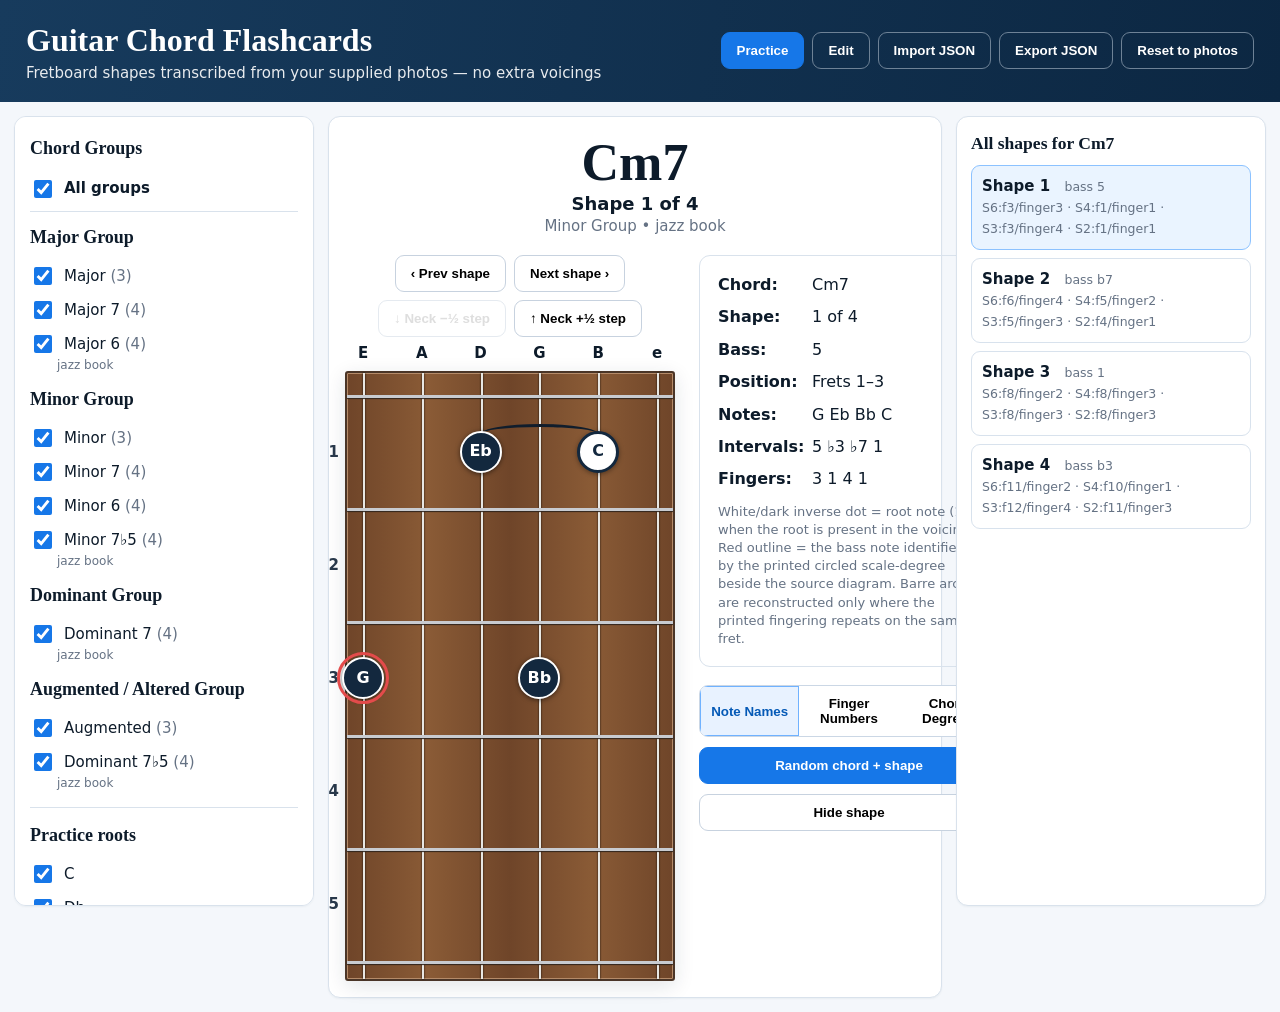
<file: static/index.html>
<!doctype html>
<html lang="en">
<head>
<meta charset="utf-8">
<meta name="viewport" content="width=device-width,initial-scale=1,viewport-fit=cover">
<title>Photo-Extracted Guitar Chord Flashcards</title>
<style>
:root{--navy:#0f2f4f;--blue:#1677e8;--ink:#0d1b2a;--muted:#657284;--line:#d9e2ec;--panel:#fff;--bg:#f4f7fb;--wood1:#8a5b36;--wood2:#6f4529}
*{box-sizing:border-box} body{margin:0;background:var(--bg);color:var(--ink);font:15px/1.4 Inter,ui-sans-serif,system-ui,-apple-system,BlinkMacSystemFont,"Segoe UI",sans-serif}
header{background:linear-gradient(100deg,#173b5d,#0c2742);color:#fff;padding:18px 26px;display:flex;gap:20px;align-items:center;justify-content:space-between}
h1{font-family:Georgia,serif;font-size:32px;margin:0}.sub{opacity:.9}
.topBtns,.seg{display:flex;gap:8px;align-items:center}.btn{border:1px solid #c7d2df;background:#fff;padding:10px 15px;border-radius:9px;cursor:pointer;font-weight:650}.btn.primary{background:var(--blue);color:#fff;border-color:var(--blue)}.btn.dark{background:transparent;color:white;border-color:#6e8296}.btn:disabled{opacity:.45;cursor:not-allowed}
main{display:grid;grid-template-columns:300px minmax(560px,1fr) 310px;gap:14px;padding:14px;max-width:1550px;margin:auto}
.panel{background:#fff;border:1px solid var(--line);border-radius:12px;box-shadow:0 1px 2px #16324a0d}
.sidebar{padding:15px;max-height:calc(100vh - 110px);overflow:auto}.groupTitle{font-family:Georgia,serif;font-weight:700;font-size:18px;margin:4px 0 9px}
.checkrow{display:flex;align-items:center;gap:9px;padding:5px 0}.checkrow input{width:18px;height:18px;accent-color:var(--blue)}
.sourceNote{font-size:12px;color:var(--muted);margin:-4px 0 8px 27px}
.card{padding:16px;min-height:760px}.cardHead{text-align:center;position:relative}.cardHead h2{font:700 52px/1 Georgia,serif;margin:4px 0 2px}.shapeMeta{font-size:18px;font-weight:700}.muted{color:var(--muted)}
.cardBody{display:grid;grid-template-columns:minmax(330px,1fr) 300px;gap:24px;align-items:start;margin-top:18px}
.boardWrap{display:flex;flex-direction:column;align-items:center}.boardToolbar{display:flex;gap:8px;margin-bottom:10px;flex-wrap:wrap;justify-content:center}
.fretboard{margin-top:24px;position:relative;width:330px;height:610px;background:linear-gradient(90deg,var(--wood2),var(--wood1) 25%,var(--wood2) 50%,var(--wood1) 75%,var(--wood2));border:2px solid #4a3527;box-shadow:inset 0 0 0 1px #b48a68,0 5px 20px #1426381f;border-radius:3px;user-select:none}
.string{position:absolute;top:0;bottom:0;width:2px;background:#e8e7e3;box-shadow:0 0 2px #000}.stringLabel{position:absolute;top:-30px;transform:translateX(-50%);font-weight:700}
.fret{position:absolute;left:0;right:0;height:3px;background:#c8cbd0;box-shadow:0 1px 1px #30251d}.fretNum{position:absolute;left:-48px;transform:translateY(-50%);font-weight:700;color:#28384a;width:40px;text-align:right}
.dot{position:absolute;width:42px;height:42px;border-radius:50%;transform:translate(-50%,-50%);background:#13283e;border:2px solid white;display:flex;align-items:center;justify-content:center;color:#fff;font-weight:800;font-size:16px;box-shadow:0 1px 5px #0008;z-index:4;cursor:pointer}.dot.root{background:#fff;color:#13283e;border:3px solid #13283e;box-shadow:0 1px 5px #0006}.dot.bass{outline:3px solid #e34b4b;outline-offset:2px}.dot.selected{outline:4px solid #ffb000;outline-offset:2px}
.barre{position:absolute;height:20px;border-top:3px solid #101d2c;border-radius:50%;z-index:3;pointer-events:none}
.cell{position:absolute;z-index:2;cursor:crosshair}.cell:hover{background:#ffffff17}
.info{padding:18px;border:1px solid var(--line);border-radius:11px}.infoGrid{display:grid;grid-template-columns:86px 1fr;gap:10px 8px;font-size:16px}.infoGrid b{font-weight:700}
.controls{display:grid;gap:10px;margin-top:18px}.displaySeg{display:grid;grid-template-columns:1fr 1fr 1fr;border:1px solid #cbd7e5;border-radius:9px;overflow:hidden}.displaySeg button{border:0;padding:10px;background:#fff;font-weight:700;cursor:pointer}.displaySeg button.on{background:#e8f2ff;color:#0459b6;box-shadow:inset 0 0 0 1px #70b2ff}
.right{padding:14px;max-height:calc(100vh - 110px);overflow:auto}.right h3{font-family:Georgia,serif;margin:0 0 10px}.shapeItem{border:1px solid #d8e2ed;border-radius:9px;padding:10px;margin-bottom:8px;cursor:pointer}.shapeItem.active{background:#eaf4ff;border-color:#8cc2ff}.shapeItem small{color:var(--muted)}
.legend{font-size:13px;color:var(--muted);margin-top:12px}
.editor{border-top:1px solid var(--line);margin-top:14px;padding-top:14px}.fingerBtns{display:grid;grid-template-columns:repeat(5,1fr);gap:6px}.fingerBtns button{padding:8px;border:1px solid #ccd7e3;background:#fff;border-radius:7px;cursor:pointer}.fingerBtns button.on{background:#173b5d;color:#fff}.danger{color:#b42318;border-color:#f0b8b4!important}

.rangeBox{margin-top:12px;padding:11px 12px;border:1px solid var(--line);border-radius:12px;background:#f8fafc}
.rangeRow{display:grid;grid-template-columns:1fr auto 1fr;gap:8px;align-items:center;margin-top:7px}
.rangeField{display:flex;align-items:center;gap:6px}
.rangeField label{font-size:12px;font-weight:700;color:var(--muted)}
.rangeField input{width:58px;padding:7px 6px;border:1px solid var(--line);border-radius:8px;background:#fff;color:var(--ink);font-weight:700}
.rangeDash{color:var(--muted);font-weight:800}
.rangeHint{font-size:11px;line-height:1.35;color:var(--muted);margin-top:7px}
.rangeStatus{font-size:11px;line-height:1.35;margin-top:6px;font-weight:700}
.filehint{font-size:12px;color:#66788c;margin-top:8px}

@media(max-width:1100px){
  main{
    grid-template-columns:220px minmax(0,1fr);
    gap:10px;
  }
  .right{
    grid-column:1/-1;
    max-height:none;
  }
  .cardBody{
    grid-template-columns:1fr;
  }
  .info{
    max-width:560px;
    margin:0 auto;
  }
  .sidebar{
    max-height:none;
  }
}

@media(max-width:720px){
  #mobilePracticeHint{display:block!important}
  html,body{
    width:100%;
    max-width:100%;
    overflow-x:hidden;
    -webkit-text-size-adjust:100%;
  }

  body{
    font-size:16px;
    padding:0;
  }

  header{
    position:sticky;
    top:0;
    z-index:20;
    padding:
      calc(10px + env(safe-area-inset-top))
      max(10px,env(safe-area-inset-right))
      10px
      max(10px,env(safe-area-inset-left));
    display:block;
    box-shadow:0 1px 8px rgba(0,0,0,.18);
  }

  header .titleWrap,
  header>div:first-child{
    min-width:0;
  }

  h1{
    font-size:24px;
    line-height:1.1;
    margin:0;
  }

  .sub{
    font-size:12px;
    line-height:1.3;
    margin-top:4px;
  }

  .topBtns{
    margin-top:10px;
    display:grid;
    grid-template-columns:1fr 1fr;
    gap:8px;
  }

  .topBtns .btn{
    min-height:42px;
    padding:8px 6px;
    font-size:12px;
    border-radius:9px;
  }

  #runtimeWarning{
    margin:8px 10px 0!important;
    font-size:13px;
  }

  main{
    display:flex;
    flex-direction:column;
    gap:8px;
    padding:
      8px
      max(8px,env(safe-area-inset-right))
      calc(14px + env(safe-area-inset-bottom))
      max(8px,env(safe-area-inset-left));
  }

  .panel{
    margin:0;
    border-radius:12px;
    overflow:hidden;
  }

  /* Put the actual practice card first on phones. */
  .center{
    order:1;
  }

  .sidebar{
    order:2;
    max-height:none;
  }

  .right{
    order:3;
    max-height:none;
  }

  .card{
    min-height:0;
    padding:10px;
  }

  .cardHead{
    display:flex;
    align-items:center;
    justify-content:space-between;
    gap:8px;
    margin-bottom:4px;
  }

  .cardHead h2{
    font-size:36px;
    line-height:1;
    margin:0;
    white-space:nowrap;
  }

  .cardHead .muted,
  .cardHead small{
    font-size:11px;
  }

  .cardBody{
    display:flex;
    flex-direction:column;
    gap:10px;
    margin-top:8px;
  }

  .boardWrap{
    width:100%;
    min-width:0;
    padding-top:4px;
  }

  .boardToolbar{
    width:100%;
    display:grid;
    grid-template-columns:1fr 1fr;
    gap:6px;
    margin-bottom:4px;
  }

  .boardToolbar .btn{
    min-height:40px;
    padding:7px 5px;
    font-size:12px;
    line-height:1.15;
    white-space:normal;
  }

  .fretboard{
    width:min(252px,calc(100vw - 58px));
    height:470px;
    margin:30px auto 0;
    touch-action:manipulation;
  }

  .dot{
    width:38px;
    height:38px;
    font-size:14px;
  }

  .info{
    width:100%;
    max-width:none;
    padding:10px 11px;
    border-radius:10px;
  }

  .infoGrid{
    display:grid;
    grid-template-columns:72px minmax(0,1fr);
    row-gap:6px;
    column-gap:8px;
    font-size:14px;
  }

  .infoGrid>*{
    min-width:0;
    overflow-wrap:anywhere;
  }

  .displaySeg{
    grid-template-columns:repeat(3,1fr);
    gap:4px;
    background:transparent;
    border:0;
  }

  .displaySeg button{
    min-height:40px;
    border:1px solid #dbe3ec!important;
    border-radius:8px!important;
    padding:5px 3px;
    font-size:11px;
    line-height:1.1;
  }

  .controls{
    gap:7px;
  }

  .controls>.btn{
    min-height:42px;
    font-size:13px;
  }

  /* Make practice controls easy to scan instead of one long sidebar. */
  .sidebar{
    padding:10px;
  }

  .groupTitle{
    margin-top:10px;
    margin-bottom:5px;
    font-size:12px;
  }

  .checkrow{
    min-height:38px;
    padding:6px 4px;
  }

  .checkrow input[type="checkbox"]{
    width:20px;
    height:20px;
    flex:0 0 auto;
  }

  #toggles,
  #rootToggles{
    display:grid;
    grid-template-columns:1fr 1fr;
    gap:2px 8px;
  }

  #toggles .groupTitle,
  #toggles .sourceNote{
    grid-column:1/-1;
  }

  .sourceNote{
    font-size:10px;
    margin-bottom:5px;
  }

  .rangeBox{
    margin-top:10px;
    padding:9px 10px;
  }

  .rangeRow{
    grid-template-columns:1fr auto 1fr;
    gap:6px;
  }

  .rangeField{
    justify-content:space-between;
  }

  .rangeField input{
    width:60px;
    min-height:40px;
    font-size:16px;
  }

  .rangeHint,
  .rangeStatus,
  .filehint{
    font-size:10px;
    line-height:1.35;
  }

  .right{
    padding:10px;
  }

  .shapeItem{
    padding:9px 8px;
    margin-bottom:6px;
    border-radius:9px;
    font-size:13px;
  }

  .shapeItem small{
    font-size:10px;
    line-height:1.3;
  }

  .shapeItem,.checkrow,.btn,.displaySeg button{
    touch-action:manipulation;
    -webkit-tap-highlight-color:rgba(22,119,232,.14);
  }
}

@media(max-width:390px){
  h1{font-size:22px}
  .cardHead h2{font-size:33px}
  .fretboard{
    width:min(236px,calc(100vw - 52px));
    height:450px;
  }
  #toggles,#rootToggles{
    grid-template-columns:1fr;
  }
  .displaySeg{
    grid-template-columns:1fr 1fr 1fr;
  }
}
</style>
</head>
<body>
<header>
  <div><h1>Guitar Chord Flashcards</h1><div class="sub">Fretboard shapes transcribed from your supplied photos — no extra voicings</div></div>
  <div class="topBtns">
    <button class="btn primary" id="practiceBtn">Practice</button>
    <button class="btn dark" id="editBtn">Edit</button>
    <button class="btn dark" id="importBtn">Import JSON</button>
    <button class="btn dark" id="exportBtn">Export JSON</button>
    <button class="btn dark" id="resetBtn">Reset to photos</button>
    <input id="fileInput" type="file" accept=".json,application/json" hidden>
  </div>
</header>
<div id="runtimeWarning" hidden style="margin:10px auto;max-width:900px;padding:10px 12px;border:1px solid #e7b4b4;background:#fff4f4;color:#8d2525;border-radius:9px;font-weight:650"></div>
<main>
  <aside class="panel sidebar">
    <div class="groupTitle">Chord Groups</div>
    <label class="checkrow" style="padding:7px 0 10px;border-bottom:1px solid var(--line);margin-bottom:7px">
      <input type="checkbox" id="allGroupsToggle" checked>
      <span><b>All groups</b></span>
    </label>
    <div id="toggles"></div>
    <hr style="border:0;border-top:1px solid var(--line);margin:15px 0">
    <div class="groupTitle">Practice roots</div>
    <div id="rootToggles"></div>

    <div class="rangeBox">
      <div class="groupTitle" style="margin:0">Practice fret range</div>
      <div class="rangeRow">
        <div class="rangeField"><label for="minFret">Min</label><input id="minFret" type="number" min="1" max="18" step="1" value="1"></div>
        <div class="rangeDash">to</div>
        <div class="rangeField"><label for="maxFret">Max</label><input id="maxFret" type="number" min="1" max="18" step="1" value="18"></div>
      </div>
      <div class="rangeHint">Random practice only uses voicings that fit completely inside this range.</div>
      <div id="rangeStatus" class="rangeStatus"></div>
    </div>

    <div class="filehint">The bundled photo transcription is embedded for direct-file use. When hosted by a local web server, the app also loads <b>photo-extracted-chords.json</b>. Edits are saved in this browser when storage is available; the app also works if Safari blocks local storage. Original printed-position labels remain stored in JSON as source metadata. The visible Position is live, and Random practice respects your selected fret range.</div>
  </aside>

  <section class="panel card">
    <div class="cardHead">
      <h2 id="chordName">Cm7</h2>
      <div class="shapeMeta" id="shapeMeta">Shape 1</div>
      <div class="muted" id="sourceMeta"></div>
    </div>
    <div id="mobilePracticeHint" class="muted" style="display:none;font-size:11px;margin-bottom:4px">Tap Random for a new voicing. Use the fret controls to transpose the whole shape.</div><div class="cardBody">
      <div class="boardWrap">
        <div class="boardToolbar">
          <button class="btn" id="prevBtn">‹ Prev shape</button>
          <button class="btn" id="nextBtn">Next shape ›</button>
          <button class="btn" id="downNeckBtn">↓ Neck −½ step</button>
          <button class="btn" id="upNeckBtn">↑ Neck +½ step</button>
        </div>
        <div id="fretboard" class="fretboard"></div>
      </div>
      <div>
        <div class="info">
          <div class="infoGrid">
            <b>Chord:</b><span id="iChord"></span>
            <b>Shape:</b><span id="iShape"></span>
            <b>Bass:</b><span id="iBass"></span>
            <b>Position:</b><span id="iPos"></span>
            <b>Notes:</b><span id="iNotes"></span>
            <b>Intervals:</b><span id="iIntervals"></span>
            <b>Fingers:</b><span id="iFingers"></span>
          </div>
          <div class="legend">White/dark inverse dot = root note (1) when the root is present in the voicing. Red outline = the bass note identified by the printed circled scale-degree beside the source diagram. Barre arcs are reconstructed only where the printed fingering repeats on the same fret.</div>
        </div>
        <div class="controls">
          <div class="displaySeg">
            <button id="notesMode" class="on">Note Names</button>
            <button id="fingersMode">Finger Numbers</button>
            <button id="degreesMode">Chord Degrees</button>
          </div>
          <button class="btn primary" id="randomBtn">Random chord + shape</button>
          <button class="btn" id="hideBtn">Hide shape</button>
        </div>
        <div id="editor" class="editor" hidden>
          <b>Edit directly on fretboard</b>
          <p class="muted" style="margin:5px 0 10px">Click any fret/string cell to add or move a note. Click a dot to select it, then choose its suggested finger.</p>
          <div class="fingerBtns" id="fingerBtns"></div>
          <button class="btn danger" id="deleteNoteBtn" style="width:100%;margin-top:8px">Delete selected note</button>
          <button class="btn" id="duplicateBtn" style="width:100%;margin-top:8px">Duplicate this shape</button>
        </div>
      </div>
    </div>
  </section>

  <aside class="panel right">
    <h3 id="rightTitle">Shapes</h3>
    <div id="shapeList"></div>
  </aside>
</main>

<script>
const EMBEDDED = {"schema_version": 2, "title": "Photo-extracted jazz chord shapes", "reference_root": "C", "string_order": [6, 5, 4, 3, 2, 1], "tuning": {"6": "E", "5": "A", "4": "D", "3": "G", "2": "B", "1": "E"}, "note_convention": "Each shape is the printed C-reference voicing from the supplied photos. Transposition moves the entire shape by the same number of semitones; it does not invent alternate voicings.", "groups": [{"id": "major", "label": "Major Group", "source": " /  / ", "chords": [{"id": "major", "label": "Major", "suffix": "", "quality_intervals": [0, 4, 7], "shapes": [{"id": "C-major-1", "bass_degree": "5", "printed_position": null, "notes": [{"string": 6, "fret": 3, "finger": 2, "interval": "5", "c_note": "G"}, {"string": 4, "fret": 2, "finger": 1, "interval": "3", "c_note": "E"}, {"string": 3, "fret": 5, "finger": 4, "interval": "1", "c_note": "C"}], "muted_strings": [5, 2, 1]}, {"id": "C-major-2", "bass_degree": "1", "printed_position": "5 fr", "notes": [{"string": 6, "fret": 8, "finger": 3, "interval": "1", "c_note": "C"}, {"string": 4, "fret": 5, "finger": 1, "interval": "5", "c_note": "G"}, {"string": 3, "fret": 9, "finger": 4, "interval": "3", "c_note": "E"}], "muted_strings": [5, 2, 1]}, {"id": "C-major-3", "bass_degree": "3", "printed_position": "10 fr", "notes": [{"string": 6, "fret": 12, "finger": 3, "interval": "3", "c_note": "E"}, {"string": 4, "fret": 10, "finger": 1, "interval": "1", "c_note": "C"}, {"string": 3, "fret": 12, "finger": 4, "interval": "5", "c_note": "G"}], "muted_strings": [5, 2, 1]}]}, {"id": "maj7", "label": "Major 7", "suffix": "maj7", "quality_intervals": [0, 4, 7, 11], "shapes": [{"id": "C-maj7-1", "bass_degree": "5", "printed_position": null, "notes": [{"string": 6, "fret": 3, "finger": 2, "interval": "5", "c_note": "G"}, {"string": 4, "fret": 2, "finger": 1, "interval": "3", "c_note": "E"}, {"string": 3, "fret": 4, "finger": 4, "interval": "7", "c_note": "B"}], "muted_strings": [5, 2, 1]}, {"id": "C-maj7-2", "bass_degree": "7", "printed_position": "5 fr", "notes": [{"string": 6, "fret": 7, "finger": 3, "interval": "7", "c_note": "B"}, {"string": 4, "fret": 5, "finger": 1, "interval": "5", "c_note": "G"}, {"string": 3, "fret": 5, "finger": 1, "interval": "1", "c_note": "C"}, {"string": 2, "fret": 5, "finger": 1, "interval": "3", "c_note": "E"}], "barres": [{"finger": 1, "fret": 5, "from_string": 4, "to_string": 2}], "muted_strings": [5, 1]}, {"id": "C-maj7-3", "bass_degree": "1", "printed_position": "8 fr", "notes": [{"string": 6, "fret": 8, "finger": 1, "interval": "1", "c_note": "C"}, {"string": 4, "fret": 9, "finger": 3, "interval": "7", "c_note": "B"}, {"string": 3, "fret": 9, "finger": 4, "interval": "3", "c_note": "E"}, {"string": 2, "fret": 8, "finger": 2, "interval": "5", "c_note": "G"}], "muted_strings": [5, 1]}, {"id": "C-maj7-4", "bass_degree": "3", "printed_position": "10 fr", "notes": [{"string": 6, "fret": 12, "finger": 2, "interval": "3", "c_note": "E"}, {"string": 4, "fret": 10, "finger": 1, "interval": "1", "c_note": "C"}, {"string": 3, "fret": 12, "finger": 3, "interval": "5", "c_note": "G"}, {"string": 2, "fret": 12, "finger": 4, "interval": "7", "c_note": "B"}], "muted_strings": [5, 1]}]}, {"id": "6", "label": "Major 6", "suffix": "6", "quality_intervals": [0, 4, 7, 9], "shapes": [{"id": "C6-1", "bass_degree": "5", "printed_position": null, "notes": [{"string": 6, "fret": 3, "finger": 4, "interval": "5", "c_note": "G"}, {"string": 4, "fret": 2, "finger": 2, "interval": "3", "c_note": "E"}, {"string": 3, "fret": 2, "finger": 3, "interval": "6", "c_note": "A"}, {"string": 2, "fret": 1, "finger": 1, "interval": "1", "c_note": "C"}], "muted_strings": [5, 1]}, {"id": "C6-2", "bass_degree": "6", "printed_position": null, "notes": [{"string": 6, "fret": 5, "finger": 2, "interval": "6", "c_note": "A"}, {"string": 4, "fret": 5, "finger": 3, "interval": "5", "c_note": "G"}, {"string": 3, "fret": 5, "finger": 3, "interval": "1", "c_note": "C"}, {"string": 2, "fret": 5, "finger": 3, "interval": "3", "c_note": "E"}], "barres": [{"finger": 3, "fret": 5, "from_string": 4, "to_string": 2}], "muted_strings": [5, 1]}, {"id": "C6-3", "bass_degree": "1", "printed_position": "7 fr", "notes": [{"string": 6, "fret": 8, "finger": 2, "interval": "1", "c_note": "C"}, {"string": 4, "fret": 7, "finger": 1, "interval": "6", "c_note": "A"}, {"string": 3, "fret": 9, "finger": 4, "interval": "3", "c_note": "E"}, {"string": 2, "fret": 8, "finger": 3, "interval": "5", "c_note": "G"}], "muted_strings": [5, 1]}, {"id": "C6-4", "bass_degree": "3", "printed_position": "10 fr", "notes": [{"string": 6, "fret": 12, "finger": 3, "interval": "3", "c_note": "E"}, {"string": 4, "fret": 10, "finger": 1, "interval": "1", "c_note": "C"}, {"string": 3, "fret": 12, "finger": 4, "interval": "5", "c_note": "G"}, {"string": 2, "fret": 10, "finger": 1, "interval": "6", "c_note": "A"}], "barres": [{"finger": 1, "fret": 10, "from_string": 4, "to_string": 2}], "muted_strings": [5, 1]}]}]}, {"id": "minor", "label": "Minor Group", "source": "", "chords": [{"id": "minor", "label": "Minor", "suffix": "m", "quality_intervals": [0, 3, 7], "shapes": [{"id": "Cm-1", "bass_degree": "5", "printed_position": null, "notes": [{"string": 6, "fret": 3, "finger": 2, "interval": "5", "c_note": "G"}, {"string": 4, "fret": 1, "finger": 1, "interval": "b3", "c_note": "Eb"}, {"string": 3, "fret": 5, "finger": 4, "interval": "1", "c_note": "C"}], "muted_strings": [5, 2, 1]}, {"id": "Cm-2", "bass_degree": "1", "printed_position": "5 fr", "notes": [{"string": 6, "fret": 8, "finger": 3, "interval": "1", "c_note": "C"}, {"string": 4, "fret": 5, "finger": 1, "interval": "5", "c_note": "G"}, {"string": 3, "fret": 8, "finger": 4, "interval": "b3", "c_note": "Eb"}], "muted_strings": [5, 2, 1]}, {"id": "Cm-3", "bass_degree": "b3", "printed_position": "10 fr", "notes": [{"string": 6, "fret": 11, "finger": 2, "interval": "b3", "c_note": "Eb"}, {"string": 4, "fret": 10, "finger": 1, "interval": "1", "c_note": "C"}, {"string": 3, "fret": 12, "finger": 4, "interval": "5", "c_note": "G"}], "muted_strings": [5, 2, 1]}]}, {"id": "m7", "label": "Minor 7", "suffix": "m7", "quality_intervals": [0, 3, 7, 10], "shapes": [{"id": "Cm7-1", "bass_degree": "5", "printed_position": null, "notes": [{"string": 6, "fret": 3, "finger": 3, "interval": "5", "c_note": "G"}, {"string": 4, "fret": 1, "finger": 1, "interval": "b3", "c_note": "Eb"}, {"string": 3, "fret": 3, "finger": 4, "interval": "b7", "c_note": "Bb"}, {"string": 2, "fret": 1, "finger": 1, "interval": "1", "c_note": "C"}], "barres": [{"finger": 1, "fret": 1, "from_string": 4, "to_string": 2}], "muted_strings": [5, 1]}, {"id": "Cm7-2", "bass_degree": "b7", "printed_position": "4 fr", "notes": [{"string": 6, "fret": 6, "finger": 4, "interval": "b7", "c_note": "Bb"}, {"string": 4, "fret": 5, "finger": 2, "interval": "5", "c_note": "G"}, {"string": 3, "fret": 5, "finger": 3, "interval": "1", "c_note": "C"}, {"string": 2, "fret": 4, "finger": 1, "interval": "b3", "c_note": "Eb"}], "muted_strings": [5, 1]}, {"id": "Cm7-3", "bass_degree": "1", "printed_position": "8 fr", "notes": [{"string": 6, "fret": 8, "finger": 2, "interval": "1", "c_note": "C"}, {"string": 4, "fret": 8, "finger": 3, "interval": "b7", "c_note": "Bb"}, {"string": 3, "fret": 8, "finger": 3, "interval": "b3", "c_note": "Eb"}, {"string": 2, "fret": 8, "finger": 3, "interval": "5", "c_note": "G"}], "barres": [{"finger": 3, "fret": 8, "from_string": 4, "to_string": 2}], "muted_strings": [5, 1]}, {"id": "Cm7-4", "bass_degree": "b3", "printed_position": "10 fr", "notes": [{"string": 6, "fret": 11, "finger": 2, "interval": "b3", "c_note": "Eb"}, {"string": 4, "fret": 10, "finger": 1, "interval": "1", "c_note": "C"}, {"string": 3, "fret": 12, "finger": 4, "interval": "5", "c_note": "G"}, {"string": 2, "fret": 11, "finger": 3, "interval": "b7", "c_note": "Bb"}], "muted_strings": [5, 1]}]}, {"id": "m6", "label": "Minor 6", "suffix": "m6", "quality_intervals": [0, 3, 7, 9], "shapes": [{"id": "Cm6-1", "bass_degree": "5", "printed_position": null, "notes": [{"string": 6, "fret": 3, "finger": 3, "interval": "5", "c_note": "G"}, {"string": 4, "fret": 1, "finger": 1, "interval": "b3", "c_note": "Eb"}, {"string": 3, "fret": 2, "finger": 2, "interval": "6", "c_note": "A"}, {"string": 2, "fret": 1, "finger": 1, "interval": "1", "c_note": "C"}], "barres": [{"finger": 1, "fret": 1, "from_string": 4, "to_string": 2}], "muted_strings": [5, 1]}, {"id": "Cm6-2", "bass_degree": "6", "printed_position": null, "notes": [{"string": 6, "fret": 5, "finger": 2, "interval": "6", "c_note": "A"}, {"string": 4, "fret": 5, "finger": 3, "interval": "5", "c_note": "G"}, {"string": 3, "fret": 5, "finger": 4, "interval": "1", "c_note": "C"}, {"string": 2, "fret": 4, "finger": 1, "interval": "b3", "c_note": "Eb"}], "muted_strings": [5, 1]}, {"id": "Cm6-3", "bass_degree": "1", "printed_position": "7 fr", "notes": [{"string": 6, "fret": 8, "finger": 2, "interval": "1", "c_note": "C"}, {"string": 4, "fret": 7, "finger": 1, "interval": "6", "c_note": "A"}, {"string": 3, "fret": 8, "finger": 3, "interval": "b3", "c_note": "Eb"}, {"string": 2, "fret": 8, "finger": 4, "interval": "5", "c_note": "G"}], "muted_strings": [5, 1]}, {"id": "Cm6-4", "bass_degree": "b3", "printed_position": "10 fr", "notes": [{"string": 6, "fret": 11, "finger": 2, "interval": "b3", "c_note": "Eb"}, {"string": 4, "fret": 10, "finger": 1, "interval": "1", "c_note": "C"}, {"string": 3, "fret": 12, "finger": 3, "interval": "5", "c_note": "G"}, {"string": 2, "fret": 10, "finger": 1, "interval": "6", "c_note": "A"}], "barres": [{"finger": 1, "fret": 10, "from_string": 4, "to_string": 2}], "muted_strings": [5, 1]}]}, {"id": "m7b5", "label": "Minor 7♭5", "suffix": "m7♭5", "quality_intervals": [0, 3, 6, 10], "shapes": [{"id": "Cm7b5-1", "bass_degree": "b5", "printed_position": null, "notes": [{"string": 6, "fret": 2, "finger": 3, "interval": "b5", "c_note": "Gb"}, {"string": 4, "fret": 1, "finger": 1, "interval": "b3", "c_note": "Eb"}, {"string": 3, "fret": 3, "finger": 4, "interval": "b7", "c_note": "Bb"}, {"string": 2, "fret": 1, "finger": 1, "interval": "1", "c_note": "C"}], "barres": [{"finger": 1, "fret": 1, "from_string": 4, "to_string": 2}], "muted_strings": [5, 1]}, {"id": "Cm7b5-2", "bass_degree": "b7", "printed_position": "4 fr", "notes": [{"string": 6, "fret": 6, "finger": 4, "interval": "b7", "c_note": "Bb"}, {"string": 4, "fret": 4, "finger": 1, "interval": "b5", "c_note": "Gb"}, {"string": 3, "fret": 5, "finger": 2, "interval": "1", "c_note": "C"}, {"string": 2, "fret": 4, "finger": 1, "interval": "b3", "c_note": "Eb"}], "barres": [{"finger": 1, "fret": 4, "from_string": 4, "to_string": 2}], "muted_strings": [5, 1]}, {"id": "Cm7b5-3", "bass_degree": "1", "printed_position": "7 fr", "notes": [{"string": 6, "fret": 8, "finger": 2, "interval": "1", "c_note": "C"}, {"string": 4, "fret": 8, "finger": 3, "interval": "b7", "c_note": "Bb"}, {"string": 3, "fret": 8, "finger": 4, "interval": "b3", "c_note": "Eb"}, {"string": 2, "fret": 7, "finger": 1, "interval": "b5", "c_note": "Gb"}], "muted_strings": [5, 1]}, {"id": "Cm7b5-4", "bass_degree": "b3", "printed_position": "10 fr", "notes": [{"string": 6, "fret": 11, "finger": 2, "interval": "b3", "c_note": "Eb"}, {"string": 4, "fret": 10, "finger": 1, "interval": "1", "c_note": "C"}, {"string": 3, "fret": 11, "finger": 3, "interval": "b5", "c_note": "Gb"}, {"string": 2, "fret": 11, "finger": 4, "interval": "b7", "c_note": "Bb"}], "muted_strings": [5, 1]}]}]}, {"id": "dominant", "label": "Dominant Group", "source": "", "chords": [{"id": "7", "label": "Dominant 7", "suffix": "7", "quality_intervals": [0, 4, 7, 10], "shapes": [{"id": "C7-1", "bass_degree": "5", "printed_position": null, "notes": [{"string": 6, "fret": 3, "finger": 3, "interval": "5", "c_note": "G"}, {"string": 4, "fret": 2, "finger": 2, "interval": "3", "c_note": "E"}, {"string": 3, "fret": 3, "finger": 4, "interval": "b7", "c_note": "Bb"}, {"string": 2, "fret": 1, "finger": 1, "interval": "1", "c_note": "C"}], "muted_strings": [5, 1]}, {"id": "C7-2", "bass_degree": "b7", "printed_position": "5 fr", "notes": [{"string": 6, "fret": 6, "finger": 2, "interval": "b7", "c_note": "Bb"}, {"string": 4, "fret": 5, "finger": 1, "interval": "5", "c_note": "G"}, {"string": 3, "fret": 5, "finger": 1, "interval": "1", "c_note": "C"}, {"string": 2, "fret": 5, "finger": 1, "interval": "3", "c_note": "E"}], "barres": [{"finger": 1, "fret": 5, "from_string": 4, "to_string": 2}], "muted_strings": [5, 1]}, {"id": "C7-3", "bass_degree": "1", "printed_position": "8 fr", "notes": [{"string": 6, "fret": 8, "finger": 1, "interval": "1", "c_note": "C"}, {"string": 4, "fret": 8, "finger": 2, "interval": "b7", "c_note": "Bb"}, {"string": 3, "fret": 9, "finger": 4, "interval": "3", "c_note": "E"}, {"string": 2, "fret": 8, "finger": 3, "interval": "5", "c_note": "G"}], "muted_strings": [5, 1]}, {"id": "C7-4", "bass_degree": "3", "printed_position": "10 fr", "notes": [{"string": 6, "fret": 12, "finger": 3, "interval": "3", "c_note": "E"}, {"string": 4, "fret": 10, "finger": 1, "interval": "1", "c_note": "C"}, {"string": 3, "fret": 12, "finger": 4, "interval": "5", "c_note": "G"}, {"string": 2, "fret": 11, "finger": 2, "interval": "b7", "c_note": "Bb"}], "muted_strings": [5, 1]}]}]}, {"id": "augmented", "label": "Augmented / Altered Group", "source": "", "chords": [{"id": "aug", "label": "Augmented", "suffix": "+", "quality_intervals": [0, 4, 8], "shapes": [{"id": "Caug-1", "bass_degree": "#5", "printed_position": null, "notes": [{"string": 6, "fret": 4, "finger": 3, "interval": "#5", "c_note": "Ab"}, {"string": 4, "fret": 2, "finger": 1, "interval": "3", "c_note": "E"}, {"string": 3, "fret": 5, "finger": 4, "interval": "1", "c_note": "C"}], "muted_strings": [5, 2, 1]}, {"id": "Caug-2", "bass_degree": "1", "printed_position": "6 fr", "notes": [{"string": 6, "fret": 8, "finger": 3, "interval": "1", "c_note": "C"}, {"string": 4, "fret": 6, "finger": 1, "interval": "#5", "c_note": "Ab"}, {"string": 3, "fret": 9, "finger": 4, "interval": "3", "c_note": "E"}], "muted_strings": [5, 2, 1]}, {"id": "Caug-3", "bass_degree": "3", "printed_position": "10 fr", "notes": [{"string": 6, "fret": 12, "finger": 3, "interval": "3", "c_note": "E"}, {"string": 4, "fret": 10, "finger": 1, "interval": "1", "c_note": "C"}, {"string": 3, "fret": 13, "finger": 4, "interval": "#5", "c_note": "Ab"}], "muted_strings": [5, 2, 1]}]}, {"id": "7b5", "label": "Dominant 7♭5", "suffix": "7♭5", "quality_intervals": [0, 4, 6, 10], "shapes": [{"id": "C7b5-1", "bass_degree": "b5", "printed_position": null, "notes": [{"string": 6, "fret": 2, "finger": 2, "interval": "b5", "c_note": "Gb"}, {"string": 4, "fret": 2, "finger": 3, "interval": "3", "c_note": "E"}, {"string": 3, "fret": 3, "finger": 4, "interval": "b7", "c_note": "Bb"}, {"string": 2, "fret": 1, "finger": 1, "interval": "1", "c_note": "C"}], "muted_strings": [5, 1]}, {"id": "C7b5-2", "bass_degree": "b7", "printed_position": "4 fr", "notes": [{"string": 6, "fret": 6, "finger": 4, "interval": "b7", "c_note": "Bb"}, {"string": 4, "fret": 4, "finger": 1, "interval": "b5", "c_note": "Gb"}, {"string": 3, "fret": 5, "finger": 2, "interval": "1", "c_note": "C"}, {"string": 2, "fret": 5, "finger": 3, "interval": "3", "c_note": "E"}], "muted_strings": [5, 1]}, {"id": "C7b5-3", "bass_degree": "1", "printed_position": "7 fr", "notes": [{"string": 6, "fret": 8, "finger": 2, "interval": "1", "c_note": "C"}, {"string": 4, "fret": 8, "finger": 3, "interval": "b7", "c_note": "Bb"}, {"string": 3, "fret": 9, "finger": 4, "interval": "3", "c_note": "E"}, {"string": 2, "fret": 7, "finger": 1, "interval": "b5", "c_note": "Gb"}], "muted_strings": [5, 1]}, {"id": "C7b5-4", "bass_degree": "3", "printed_position": "10 fr", "notes": [{"string": 6, "fret": 12, "finger": 4, "interval": "3", "c_note": "E"}, {"string": 4, "fret": 10, "finger": 1, "interval": "1", "c_note": "C"}, {"string": 3, "fret": 11, "finger": 2, "interval": "b5", "c_note": "Gb"}, {"string": 2, "fret": 11, "finger": 3, "interval": "b7", "c_note": "Bb"}], "muted_strings": [5, 1]}]}]}]};
const STORAGE_KEY = "photo-extracted-chords-v2";
const PREFS_KEY = "photo-extracted-chords-prefs-v1";
const ROOTS = [
  {name:"C",pc:0},{name:"Db",pc:1},{name:"D",pc:2},{name:"Eb",pc:3},{name:"E",pc:4},{name:"F",pc:5},
  {name:"Gb",pc:6},{name:"G",pc:7},{name:"Ab",pc:8},{name:"A",pc:9},{name:"Bb",pc:10},{name:"B",pc:11}
];
function cleanGroupTitle(s){
  return String(s||"").replace(/\s*[•·]\s*IMG[._]?\d+\.jpg(?:\s*\/\s*IMG[._]?\d+\.jpg)*/gi,"").trim();
}
const NOTE_NAMES=["C","Db","D","Eb","E","F","Gb","G","Ab","A","Bb","B"];
const LETTERS=["C","D","E","F","G","A","B"];
const NATURAL_PC={C:0,D:2,E:4,F:5,G:7,A:9,B:11};

function parseRootName(name){
  const m=String(name).match(/^([A-G])([b#]?)/);
  return m ? {letter:m[1],accidental:m[2]||""} : {letter:"C",accidental:""};
}
function degreeNumber(interval){
  const m=String(interval).match(/(\d+)/);
  return m ? parseInt(m[1],10) : 1;
}
function accidentalForDelta(delta){
  delta=mod12(delta);
  if(delta>6)delta-=12;
  if(delta===0)return "";
  if(delta===1)return "#";
  if(delta===2)return "##";
  if(delta===-1)return "b";
  if(delta===-2)return "bb";
  return delta>0 ? "#".repeat(delta) : "b".repeat(-delta);
}
function spellChordTone(rootName,interval,pitch){
  const root=parseRootName(rootName);
  const rootLetterIndex=LETTERS.indexOf(root.letter);
  const degree=degreeNumber(interval);
  const targetLetter=LETTERS[(rootLetterIndex+degree-1)%7];
  return targetLetter+accidentalForDelta(pitch-NATURAL_PC[targetLetter]);
}
const OPEN={6:4,5:9,4:2,3:7,2:11,1:4};
const STRING_X={6:0,5:1,4:2,3:3,2:4,1:5};
let db=null, mode="practice", displayMode="notes", hidden=false, selectedNoteIndex=null;
let enabledChordIds=new Set(), enabledRoots=new Set(ROOTS.map(r=>r.name));
let current={groupId:"minor",chordId:"m7",shapeIndex:0,rootName:"C",neckShift:null};
let fretRange={min:1,max:18};

function clone(x){return JSON.parse(JSON.stringify(x))}
function storageGet(key){
  try{return window.localStorage ? window.localStorage.getItem(key) : null}catch(e){return null}
}
function storageSet(key,value){
  try{if(window.localStorage){window.localStorage.setItem(key,value);return true}}catch(e){}
  return false
}
function storageRemove(key){
  try{if(window.localStorage)window.localStorage.removeItem(key)}catch(e){}
}
function showRuntimeWarning(message){
  const el=document.getElementById("runtimeWarning");
  if(!el)return;
  el.textContent=message;
  el.hidden=false;
}
async function loadDB(){
  const saved=storageGet(STORAGE_KEY);
  if(saved){ try{db=JSON.parse(saved); init(); return;}catch(e){} }
  if(location.protocol!=="file:"){
    try{
      const r=await fetch("photo-extracted-chords.json",{cache:"no-store"});
      if(r.ok){db=await r.json(); init(); return;}
    }catch(e){}
  }
  db=clone(EMBEDDED); init();
}
function save(){ storageSet(STORAGE_KEY,JSON.stringify(db)); }
function allChords(){
  const out=[];
  db.groups.forEach(function(g){
    g.chords.forEach(function(c){out.push({group:g,chord:c})});
  });
  return out;
}
function getCurrent(){
  const group=db.groups.find(g=>g.id===current.groupId)||db.groups[0];
  const chord=group.chords.find(c=>c.id===current.chordId)||group.chords[0];
  current.groupId=group.id; current.chordId=chord.id;
  current.shapeIndex=Math.max(0,Math.min(current.shapeIndex,chord.shapes.length-1));
  return {group,chord,shape:chord.shapes[current.shapeIndex]};
}
function suffixName(root,chord){return root+chord.suffix}
function intervalName(pc){return ["1","b2","2","b3","3","4","b5","5","#5","6","b7","7"][pc]}
function prettyInterval(x){return String(x).replace(/^b/,"♭").replace(/^#/,"♯")}
function mod12(n){return ((n%12)+12)%12}
function possibleShifts(shape, rootPc, minFret=fretRange.min, maxFret=fretRange.max){
  if(!shape.notes || !shape.notes.length) return [];
  const minSource=Math.min(...shape.notes.map(n=>n.fret));
  const maxSource=Math.max(...shape.notes.map(n=>n.fret));

  // A valid transposition must remain congruent to the selected root (mod 12)
  // while placing every note inside the chosen physical fret window.
  const lowShift=minFret-minSource;
  const highShift=maxFret-maxSource;
  if(lowShift>highShift) return [];

  const kMin=Math.ceil((lowShift-rootPc)/12);
  const kMax=Math.floor((highShift-rootPc)/12);
  const out=[];
  for(let k=kMin;k<=kMax;k++) out.push(rootPc+12*k);
  return out;
}
function normalizeShift(shape, rootPc){
  const options=possibleShifts(shape,rootPc);
  if(options.length){
    // Prefer the placement nearest the original photographed position.
    return options.reduce((best,s)=>Math.abs(s)<Math.abs(best)?s:best,options[0]);
  }

  // Fallback used only when the user selects a range too narrow for this
  // particular voicing. Keep it inside the physical 1–18 board if possible.
  let shift=rootPc;
  if(!shape.notes || !shape.notes.length) return shift;
  const minSource=Math.min(...shape.notes.map(n=>n.fret));
  const maxSource=Math.max(...shape.notes.map(n=>n.fret));
  while(maxSource+shift>18) shift-=12;
  while(minSource+shift<1) shift+=12;
  return shift;
}
function nearestAllowedShift(shape, rootPc, preferredShift=null){
  const options=possibleShifts(shape,rootPc);
  if(!options.length) return null;
  const target=Number.isInteger(preferredShift)?preferredShift:normalizeShift(shape,rootPc);
  return options.reduce((best,s)=>Math.abs(s-target)<Math.abs(best-target)?s:best,options[0]);
}
function transposed(shape, rootPc, forcedShift){
  const shift=Number.isInteger(forcedShift)?forcedShift:normalizeShift(shape,rootPc);
  return {
    shift:shift,
    notes:shape.notes.map(function(n,i){
      const fret=n.fret+shift;
      const pitch=mod12(OPEN[n.string]+fret);
      return {
        string:n.string,
        fret:fret,
        finger:n.finger,
        interval:intervalName(mod12(pitch-rootPc)),
        c_note:n.c_note,
        _i:i,
        pitch:pitch,
        note:spellChordTone(ROOTS[rootPc].name,intervalName(mod12(pitch-rootPc)),pitch)
      };
    }),
    barres:(shape.barres||[]).map(function(b){
      return {finger:b.finger,fret:b.fret+shift,from_string:b.from_string,to_string:b.to_string};
    })
  };
}

function loadPrefs(){
  try{
    const p=JSON.parse(storageGet(PREFS_KEY)||"null");
    if(!p) return false;
    if(Array.isArray(p.enabledChordIds)) enabledChordIds=new Set(p.enabledChordIds);
    if(Array.isArray(p.enabledRoots)) enabledRoots=new Set(p.enabledRoots);
    if(p.displayMode==="notes"||p.displayMode==="fingers"||p.displayMode==="degrees") displayMode=p.displayMode;
    if(p.fretRange && Number.isInteger(p.fretRange.min) && Number.isInteger(p.fretRange.max)){
      fretRange={
        min:Math.max(1,Math.min(18,p.fretRange.min)),
        max:Math.max(1,Math.min(18,p.fretRange.max))
      };
      if(fretRange.min>fretRange.max) [fretRange.min,fretRange.max]=[fretRange.max,fretRange.min];
    }
    if(p.current && typeof p.current==="object"){
      current={
        groupId:p.current.groupId||current.groupId,
        chordId:p.current.chordId||current.chordId,
        shapeIndex:Number.isInteger(p.current.shapeIndex)?p.current.shapeIndex:current.shapeIndex,
        rootName:p.current.rootName||current.rootName,
        neckShift:Number.isInteger(p.current.neckShift)?p.current.neckShift:null
      };
    }
    return true;
  }catch(e){ return false; }
}
function savePrefs(){
  try{
    storageSet(PREFS_KEY,JSON.stringify({
      enabledChordIds:[...enabledChordIds],
      enabledRoots:[...enabledRoots],
      displayMode,
      fretRange,
      current
    }));
  }catch(e){}
}

function init(){
  const loadedPrefs=loadPrefs();
  if(!loadedPrefs){
    enabledChordIds=new Set(allChords().map(x=>x.chord.id));
    enabledRoots=new Set(ROOTS.map(r=>r.name));
    fretRange={min:1,max:18};
  }else{
    // Drop stale IDs/names if the dataset changed.
    const validChordIds=new Set(allChords().map(x=>x.chord.id));
    enabledChordIds=new Set([...enabledChordIds].filter(id=>validChordIds.has(id)));
    const validRoots=new Set(ROOTS.map(r=>r.name));
    enabledRoots=new Set([...enabledRoots].filter(r=>validRoots.has(r)));
  }
  document.getElementById("minFret").value=fretRange.min;
  document.getElementById("maxFret").value=fretRange.max;
  fitCurrentToRange();
  renderToggles(); renderRootToggles(); buildFingerButtons(); renderAll(); savePrefs();
}
function syncAllGroupsToggle(){
  const master=document.getElementById("allGroupsToggle");
  if(!master)return;
  const ids=allChords().map(x=>x.chord.id);
  const count=ids.filter(id=>enabledChordIds.has(id)).length;
  master.checked=count===ids.length;
  master.indeterminate=count>0 && count<ids.length;
}
function renderToggles(){
  const el=document.getElementById("toggles"); el.innerHTML="";
  db.groups.forEach(g=>{
    const h=document.createElement("div"); h.className="groupTitle"; h.style.marginTop="13px"; h.textContent=g.label; el.appendChild(h);
    g.chords.forEach(c=>{
      const row=document.createElement("label"); row.className="checkrow";
      const checked=enabledChordIds.has(c.id)?"checked":"";
      row.innerHTML=`<input type="checkbox" ${checked} data-id="${c.id}"><span>${c.label} <span class="muted">(${c.shapes.length})</span></span>`;
      row.querySelector("input").onchange=e=>{
        e.target.checked?enabledChordIds.add(c.id):enabledChordIds.delete(c.id);
        syncAllGroupsToggle();
        savePrefs();
      };
      el.appendChild(row);
    });
    if(g.source && !/^IMG[._]?_?\d+\.jpg$/i.test(g.source)){
      const s=document.createElement("div"); s.className="sourceNote"; s.textContent=g.source; el.appendChild(s);
    }
  });
  const master=document.getElementById("allGroupsToggle");
  master.onchange=e=>{
    const turnOn=e.target.checked;
    enabledChordIds = turnOn
      ? new Set(allChords().map(x=>x.chord.id))
      : new Set();
    el.querySelectorAll('input[type="checkbox"][data-id]').forEach(cb=>cb.checked=turnOn);
    syncAllGroupsToggle();
    savePrefs();
  };
  syncAllGroupsToggle();
}
function renderRootToggles(){
  const el=document.getElementById("rootToggles"); el.innerHTML="";
  ROOTS.forEach(r=>{
    const row=document.createElement("label"); row.className="checkrow";
    const checked=enabledRoots.has(r.name)?"checked":"";
    row.innerHTML=`<input type="checkbox" ${checked}><span>${r.name}</span>`;
    row.querySelector("input").onchange=e=>{
      e.target.checked?enabledRoots.add(r.name):enabledRoots.delete(r.name);
      savePrefs();
    };
    el.appendChild(row);
  });
}
function buildFingerButtons(){
  const el=document.getElementById("fingerBtns"); el.innerHTML="";
  [1,2,3,4,"—"].forEach(f=>{
    const b=document.createElement("button"); b.textContent=f;
    b.onclick=()=>setFinger(f==="—"?null:f); el.appendChild(b);
  });
}
function setFinger(f){
  if(mode!=="edit"||selectedNoteIndex==null)return;
  const {shape}=getCurrent(); shape.notes[selectedNoteIndex].finger=f; save(); renderAll();
}
function fitCurrentToRange(){
  const {shape}=getCurrent();
  const root=ROOTS.find(r=>r.name===current.rootName)||ROOTS[0];
  const fitted=nearestAllowedShift(shape,root.pc,current.neckShift);
  if(fitted!==null) current.neckShift=fitted;
}
function updateFretRange(){
  let lo=parseInt(document.getElementById("minFret").value,10);
  let hi=parseInt(document.getElementById("maxFret").value,10);
  if(!Number.isFinite(lo)) lo=1;
  if(!Number.isFinite(hi)) hi=18;
  lo=Math.max(1,Math.min(18,lo));
  hi=Math.max(1,Math.min(18,hi));
  if(lo>hi){
    // Keep the control the user just changed valid by collapsing to one fret.
    const active=document.activeElement && document.activeElement.id;
    if(active==="minFret") hi=lo; else lo=hi;
  }
  fretRange={min:lo,max:hi};
  document.getElementById("minFret").value=lo;
  document.getElementById("maxFret").value=hi;
  fitCurrentToRange();
  renderAll();
  savePrefs();
}
function renderAll(){renderCard();renderShapes();}
function renderCard(){
  const {group,chord,shape}=getCurrent();
  const root=ROOTS.find(r=>r.name===current.rootName)||ROOTS[0];
  const t=transposed(shape,root.pc,current.neckShift);
  document.getElementById("chordName").textContent=suffixName(root.name,chord);
  document.getElementById("shapeMeta").textContent=`Shape ${current.shapeIndex+1} of ${chord.shapes.length}`;
  document.getElementById("sourceMeta").textContent=`${group.label} • ${group.source}`;
  document.getElementById("iChord").textContent=suffixName(root.name,chord);
  document.getElementById("iShape").textContent=`${current.shapeIndex+1} of ${chord.shapes.length}`;
  document.getElementById("iBass").textContent=shape.bass_degree;
  {
    const fretVals=t.notes.map(n=>n.fret);
    const lo=Math.min(...fretVals), hi=Math.max(...fretVals);
    document.getElementById("iPos").textContent = lo===hi ? `Fret ${lo}` : `Frets ${lo}–${hi}`;
  }
  document.getElementById("iNotes").textContent=t.notes.map(n=>n.note).join("  ");
  document.getElementById("iIntervals").textContent=t.notes.map(n=>prettyInterval(n.interval)).join("  ");
  document.getElementById("iFingers").textContent=t.notes.map(n=>(n.finger==null?"—":n.finger)).join("  ");
  drawFretboard(t,shape);
  document.getElementById("notesMode").classList.toggle("on",displayMode==="notes");
  document.getElementById("fingersMode").classList.toggle("on",displayMode==="fingers");
  document.getElementById("degreesMode").classList.toggle("on",displayMode==="degrees");
  const currentFrets=t.notes.map(n=>n.fret);
  const currentLo=Math.min(...currentFrets), currentHi=Math.max(...currentFrets);
  const insideRange=currentLo>=fretRange.min && currentHi<=fretRange.max;
  const status=document.getElementById("rangeStatus");
  status.textContent=insideRange
    ? `Current voicing fits: frets ${fretRange.min}–${fretRange.max}`
    : `Current voicing is outside frets ${fretRange.min}–${fretRange.max}; Random will skip placements like this.`;
  status.style.color=insideRange?"var(--muted)":"#a33";
  document.getElementById("downNeckBtn").disabled=currentLo<=fretRange.min;
  document.getElementById("upNeckBtn").disabled=currentHi>=fretRange.max;
  document.getElementById("editor").hidden=mode!=="edit";
  document.getElementById("practiceBtn").className="btn "+(mode==="practice"?"primary":"dark");
  document.getElementById("editBtn").className="btn "+(mode==="edit"?"primary":"dark");
}
function drawFretboard(t,shape){
  const el=document.getElementById("fretboard"); el.innerHTML="";
  const width=el.clientWidth||330, height=el.clientHeight||610, marginX=16, top=22, bottom=18;
  const xs={}; [6,5,4,3,2,1].forEach((s,i)=>xs[s]=marginX+i*(width-2*marginX)/5);
  const frets=t.notes.map(n=>n.fret);
  const min=Math.max(1,Math.min(...frets)-1), max=Math.min(18,Math.max(...frets)+2);
  const span=Math.max(5,max-min+1), start=Math.max(1,Math.min(min,19-span)), end=start+span-1;
  const yForFret=f=>top+((f-start)+0.5)*(height-top-bottom)/span;
  [6,5,4,3,2,1].forEach(s=>{
    const line=document.createElement("div"); line.className="string"; line.style.left=xs[s]+"px"; el.appendChild(line);
    const lab=document.createElement("div"); lab.className="stringLabel"; lab.style.left=xs[s]+"px"; lab.textContent=({6:"E",5:"A",4:"D",3:"G",2:"B",1:"e"})[s]; el.appendChild(lab);
  });
  for(let f=start;f<=end+1;f++){
    const y=top+(f-start)*(height-top-bottom)/span;
    const line=document.createElement("div"); line.className="fret"; line.style.top=y+"px"; el.appendChild(line);
    if(f<=end){
      const num=document.createElement("div"); num.className="fretNum"; num.style.top=yForFret(f)+"px"; num.textContent=f; el.appendChild(num);
    }
  }
  if(mode==="edit"){
    for(let s of [6,5,4,3,2,1]) for(let f=start;f<=end;f++){
      const c=document.createElement("div"); c.className="cell";
      const colW=(width-2*marginX)/5;
      c.style.left=(xs[s]-colW/2)+"px"; c.style.width=colW+"px";
      c.style.top=(top+(f-start)*(height-top-bottom)/span)+"px"; c.style.height=((height-top-bottom)/span)+"px";
      c.onclick=()=>editCell(s,f-t.shift); el.appendChild(c);
    }
  }
  if(!hidden){
    (t.barres||[]).forEach(b=>{
      if(b.fret<start||b.fret>end)return;
      const a=document.createElement("div"); a.className="barre";
      const x1=xs[b.from_string], x2=xs[b.to_string], y=yForFret(b.fret)-28;
      a.style.left=Math.min(x1,x2)+"px"; a.style.width=Math.abs(x2-x1)+"px"; a.style.top=y+"px"; el.appendChild(a);
    });
    t.notes.forEach(n=>{
      if(n.fret<start||n.fret>end)return;
      const d=document.createElement("div"); d.className="dot";
      if(n.interval==="1")d.classList.add("root");
      if(n.interval===shape.bass_degree || n._i===0)d.classList.add("bass");
      if(mode==="edit"&&selectedNoteIndex===n._i)d.classList.add("selected");
      d.style.left=xs[n.string]+"px"; d.style.top=yForFret(n.fret)+"px";
      d.textContent=
        displayMode==="notes" ? n.note :
        displayMode==="fingers" ? (n.finger==null?"—":n.finger) :
        prettyInterval(n.interval);
      d.onclick=e=>{e.stopPropagation(); if(mode==="edit"){selectedNoteIndex=n._i;renderAll()}};
      el.appendChild(d);
    });
  }
}
function editCell(string, sourceFret){
  if(mode!=="edit")return;
  const {shape}=getCurrent();
  let i=shape.notes.findIndex(n=>n.string===string);
  if(i>=0){shape.notes[i].fret=sourceFret; selectedNoteIndex=i}
  else{shape.notes.push({string,fret:sourceFret,finger:1}); shape.notes.sort((a,b)=>b.string-a.string); selectedNoteIndex=shape.notes.findIndex(n=>n.string===string)}
  shape.muted_strings=[6,5,4,3,2,1].filter(s=>!shape.notes.some(n=>n.string===s));
  save(); renderAll();
}
function renderShapes(){
  const {group,chord}=getCurrent();
  document.getElementById("rightTitle").textContent=`All shapes for ${current.rootName}${chord.suffix}`;
  const el=document.getElementById("shapeList"); el.innerHTML="";
  chord.shapes.forEach((s,i)=>{
    const item=document.createElement("div"); item.className="shapeItem "+(i===current.shapeIndex?"active":"");
    item.innerHTML=`<b>Shape ${i+1}</b> &nbsp; <small>bass ${s.bass_degree}</small><br><small>${s.notes.map(n=>`S${n.string}:f${n.fret}/finger${(n.finger==null?"—":n.finger)}`).join(" · ")}</small>`;
    item.onclick=()=>{current.shapeIndex=i;current.neckShift=null;fitCurrentToRange();selectedNoteIndex=null;renderAll();savePrefs()}; el.appendChild(item);
  });
}
function randomCard(){
  const enabledChoices=allChords().filter(x=>enabledChordIds.has(x.chord.id) && x.chord.shapes && x.chord.shapes.length);
  const roots=ROOTS.filter(r=>enabledRoots.has(r.name));
  if(!enabledChoices.length||!roots.length)return;

  const candidates=[];
  enabledChoices.forEach(x=>{
    x.chord.shapes.forEach((shape,shapeIndex)=>{
      roots.forEach(r=>{
        const shifts=possibleShifts(shape,r.pc);
        if(shifts.length) candidates.push({x,shapeIndex,r,shifts});
      });
    });
  });

  if(!candidates.length){
    alert(`No selected chord shapes fit completely inside frets ${fretRange.min}–${fretRange.max}. Widen the fret range or enable different roots/chords.`);
    return;
  }

  const c=candidates[Math.floor(Math.random()*candidates.length)];
  current.groupId=c.x.group.id;
  current.chordId=c.x.chord.id;
  current.shapeIndex=c.shapeIndex;
  current.rootName=c.r.name;

  // If more than one octave placement fits, vary among the valid placements.
  current.neckShift=c.shifts[Math.floor(Math.random()*c.shifts.length)];

  selectedNoteIndex=null;
  hidden=false;
  renderAll();
  savePrefs();
}
document.getElementById("randomBtn").onclick=randomCard;
document.getElementById("minFret").onchange=updateFretRange;
document.getElementById("maxFret").onchange=updateFretRange;
document.getElementById("prevBtn").onclick=()=>{const {chord}=getCurrent(); current.shapeIndex=(current.shapeIndex-1+chord.shapes.length)%chord.shapes.length;current.neckShift=null;fitCurrentToRange();selectedNoteIndex=null;renderAll();savePrefs()};
document.getElementById("nextBtn").onclick=()=>{const {chord}=getCurrent(); current.shapeIndex=(current.shapeIndex+1)%chord.shapes.length;current.neckShift=null;fitCurrentToRange();selectedNoteIndex=null;renderAll();savePrefs()};
document.getElementById("notesMode").onclick=()=>{displayMode="notes";renderAll();savePrefs()};
document.getElementById("fingersMode").onclick=()=>{displayMode="fingers";renderAll();savePrefs()};
document.getElementById("degreesMode").onclick=()=>{displayMode="degrees";renderAll();savePrefs()};

document.getElementById("upNeckBtn").onclick=()=>{
  const {shape}=getCurrent();
  const root=ROOTS.find(r=>r.name===current.rootName)||ROOTS[0];
  const t=transposed(shape,root.pc,current.neckShift);
  if(Math.max(...t.notes.map(n=>n.fret))>=fretRange.max)return;
  current.neckShift=t.shift+1;
  current.rootName=ROOTS[mod12(root.pc+1)].name;
  selectedNoteIndex=null;
  renderAll();
  savePrefs();
};
document.getElementById("downNeckBtn").onclick=()=>{
  const {shape}=getCurrent();
  const root=ROOTS.find(r=>r.name===current.rootName)||ROOTS[0];
  const t=transposed(shape,root.pc,current.neckShift);
  if(Math.min(...t.notes.map(n=>n.fret))<=fretRange.min)return;
  current.neckShift=t.shift-1;
  current.rootName=ROOTS[mod12(root.pc-1)].name;
  selectedNoteIndex=null;
  renderAll();
  savePrefs();
};

document.getElementById("hideBtn").onclick=()=>{hidden=!hidden;document.getElementById("hideBtn").textContent=hidden?"Reveal shape":"Hide shape";renderAll()};
document.getElementById("practiceBtn").onclick=()=>{mode="practice";selectedNoteIndex=null;renderAll()};
document.getElementById("editBtn").onclick=()=>{mode="edit";hidden=false;renderAll()};
document.getElementById("deleteNoteBtn").onclick=()=>{if(selectedNoteIndex==null)return;const {shape}=getCurrent();shape.notes.splice(selectedNoteIndex,1);selectedNoteIndex=null;save();renderAll()};
document.getElementById("duplicateBtn").onclick=()=>{const {chord,shape}=getCurrent();const cp=clone(shape);cp.id=shape.id+"-copy-"+Date.now();chord.shapes.splice(current.shapeIndex+1,0,cp);current.shapeIndex++;save();renderAll()};
document.getElementById("resetBtn").onclick=()=>{if(confirm("Discard browser edits and saved practice selections, then restore the photo transcription?")){storageRemove(STORAGE_KEY);storageRemove(PREFS_KEY);db=clone(EMBEDDED);current={groupId:"minor",chordId:"m7",shapeIndex:0,rootName:"C",neckShift:null};displayMode="notes";fretRange={min:1,max:18};init()}};
document.getElementById("exportBtn").onclick=function(){
  try{
    const blob=new Blob([JSON.stringify(db,null,2)],{type:"application/json"});
    const url=URL.createObjectURL(blob);
    const a=document.createElement("a");
    a.href=url;
    a.download="photo-extracted-chords.json";
    a.style.display="none";
    document.body.appendChild(a);
    a.click();
    setTimeout(function(){URL.revokeObjectURL(url);if(a.parentNode)a.parentNode.removeChild(a)},1500);
  }catch(e){
    showRuntimeWarning("Safari could not start the JSON download in this browsing context.");
  }
};
document.getElementById("importBtn").onclick=()=>document.getElementById("fileInput").click();
document.getElementById("fileInput").onchange=function(e){
  const f=e.target.files && e.target.files[0];
  if(!f)return;
  const reader=new FileReader();
  reader.onload=function(){
    try{
      db=JSON.parse(String(reader.result||""));
      save();
      current.shapeIndex=0;
      init();
    }catch(err){alert("That JSON file could not be loaded.");}
  };
  reader.onerror=function(){alert("That JSON file could not be loaded.");};
  reader.readAsText(f);
};
window.addEventListener("error",function(e){
  if(e && e.message) showRuntimeWarning("Page script error: "+e.message);
});
window.addEventListener("unhandledrejection",function(){
  showRuntimeWarning("A page operation failed in Safari. Reloading the page may recover it.");
});
loadDB();
</script>
</body>
</html>
</file>
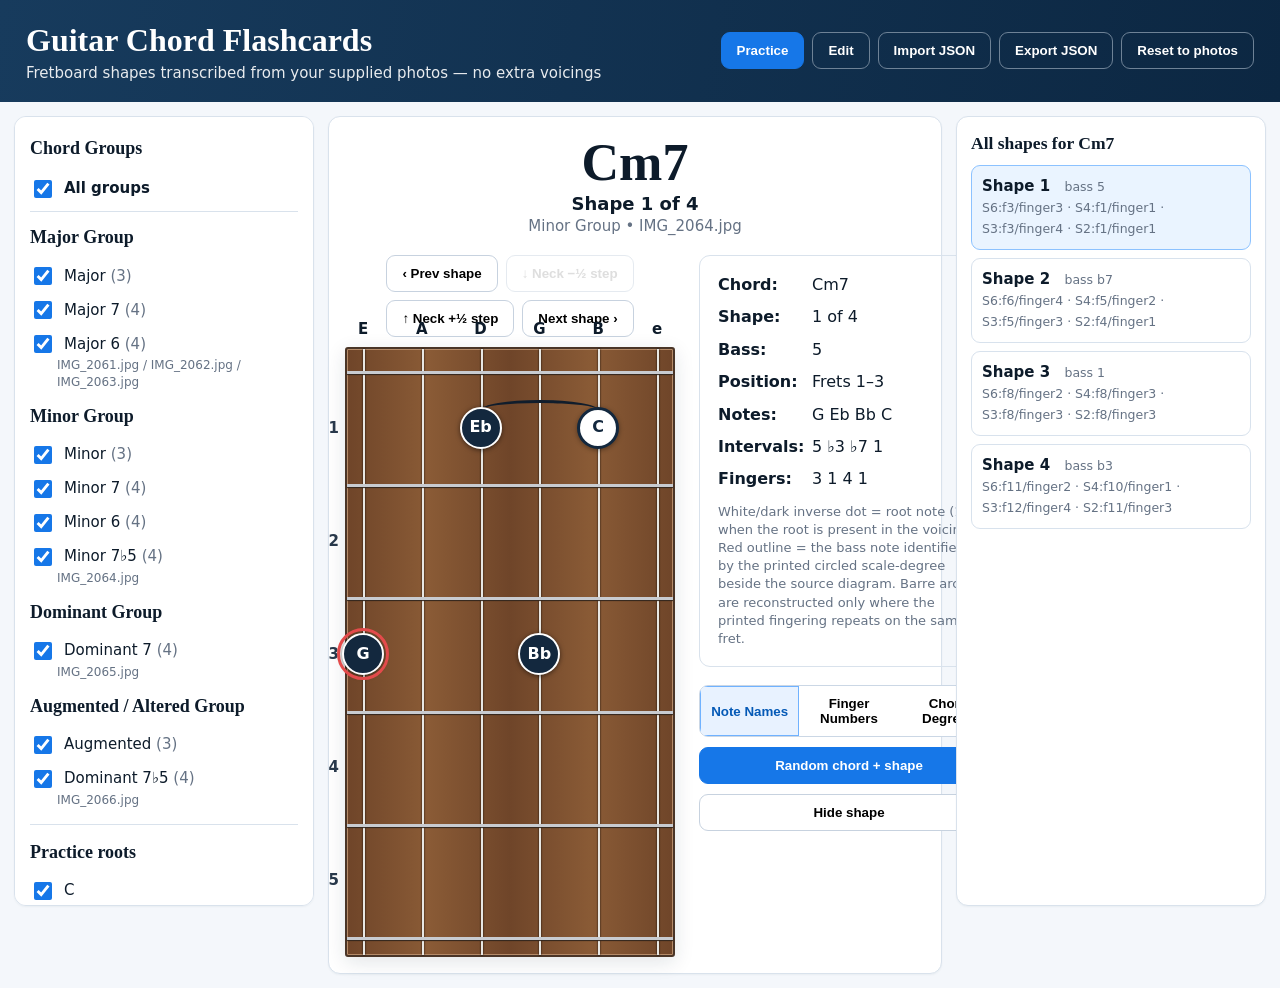
<file: jazz-chord-flashcards-extracted-v10-note-spelling.html>
<!doctype html>
<html lang="en">
<head>
<meta charset="utf-8">
<meta name="viewport" content="width=device-width,initial-scale=1,viewport-fit=cover">
<title>Photo-Extracted Guitar Chord Flashcards</title>
<style>
:root{--navy:#0f2f4f;--blue:#1677e8;--ink:#0d1b2a;--muted:#657284;--line:#d9e2ec;--panel:#fff;--bg:#f4f7fb;--wood1:#8a5b36;--wood2:#6f4529}
*{box-sizing:border-box} body{margin:0;background:var(--bg);color:var(--ink);font:15px/1.4 Inter,ui-sans-serif,system-ui,-apple-system,BlinkMacSystemFont,"Segoe UI",sans-serif}
header{background:linear-gradient(100deg,#173b5d,#0c2742);color:#fff;padding:18px 26px;display:flex;gap:20px;align-items:center;justify-content:space-between}
h1{font-family:Georgia,serif;font-size:32px;margin:0}.sub{opacity:.9}
.topBtns,.seg{display:flex;gap:8px;align-items:center}.btn{border:1px solid #c7d2df;background:#fff;padding:10px 15px;border-radius:9px;cursor:pointer;font-weight:650}.btn.primary{background:var(--blue);color:#fff;border-color:var(--blue)}.btn.dark{background:transparent;color:white;border-color:#6e8296}.btn:disabled{opacity:.45;cursor:not-allowed}
main{display:grid;grid-template-columns:300px minmax(560px,1fr) 310px;gap:14px;padding:14px;max-width:1550px;margin:auto}
.panel{background:#fff;border:1px solid var(--line);border-radius:12px;box-shadow:0 1px 2px #16324a0d}
.sidebar{padding:15px;max-height:calc(100vh - 110px);overflow:auto}.groupTitle{font-family:Georgia,serif;font-weight:700;font-size:18px;margin:4px 0 9px}
.checkrow{display:flex;align-items:center;gap:9px;padding:5px 0}.checkrow input{width:18px;height:18px;accent-color:var(--blue)}
.sourceNote{font-size:12px;color:var(--muted);margin:-4px 0 8px 27px}
.card{padding:16px;min-height:760px}.cardHead{text-align:center;position:relative}.cardHead h2{font:700 52px/1 Georgia,serif;margin:4px 0 2px}.shapeMeta{font-size:18px;font-weight:700}.muted{color:var(--muted)}
.cardBody{display:grid;grid-template-columns:minmax(330px,1fr) 300px;gap:24px;align-items:start;margin-top:18px}
.boardWrap{display:flex;flex-direction:column;align-items:center}.boardToolbar{display:flex;gap:8px;margin-bottom:10px;flex-wrap:wrap;justify-content:center}
.fretboard{position:relative;width:330px;height:610px;background:linear-gradient(90deg,var(--wood2),var(--wood1) 25%,var(--wood2) 50%,var(--wood1) 75%,var(--wood2));border:2px solid #4a3527;box-shadow:inset 0 0 0 1px #b48a68,0 5px 20px #1426381f;border-radius:3px;user-select:none}
.string{position:absolute;top:0;bottom:0;width:2px;background:#e8e7e3;box-shadow:0 0 2px #000}.stringLabel{position:absolute;top:-30px;transform:translateX(-50%);font-weight:700}
.fret{position:absolute;left:0;right:0;height:3px;background:#c8cbd0;box-shadow:0 1px 1px #30251d}.fretNum{position:absolute;left:-48px;transform:translateY(-50%);font-weight:700;color:#28384a;width:40px;text-align:right}
.dot{position:absolute;width:42px;height:42px;border-radius:50%;transform:translate(-50%,-50%);background:#13283e;border:2px solid white;display:flex;align-items:center;justify-content:center;color:#fff;font-weight:800;font-size:16px;box-shadow:0 1px 5px #0008;z-index:4;cursor:pointer}.dot.root{background:#fff;color:#13283e;border:3px solid #13283e;box-shadow:0 1px 5px #0006}.dot.bass{outline:3px solid #e34b4b;outline-offset:2px}.dot.selected{outline:4px solid #ffb000;outline-offset:2px}
.barre{position:absolute;height:20px;border-top:3px solid #101d2c;border-radius:50%;z-index:3;pointer-events:none}
.cell{position:absolute;z-index:2;cursor:crosshair}.cell:hover{background:#ffffff17}
.info{padding:18px;border:1px solid var(--line);border-radius:11px}.infoGrid{display:grid;grid-template-columns:86px 1fr;gap:10px 8px;font-size:16px}.infoGrid b{font-weight:700}
.controls{display:grid;gap:10px;margin-top:18px}.displaySeg{display:grid;grid-template-columns:1fr 1fr 1fr;border:1px solid #cbd7e5;border-radius:9px;overflow:hidden}.displaySeg button{border:0;padding:10px;background:#fff;font-weight:700;cursor:pointer}.displaySeg button.on{background:#e8f2ff;color:#0459b6;box-shadow:inset 0 0 0 1px #70b2ff}
.right{padding:14px;max-height:calc(100vh - 110px);overflow:auto}.right h3{font-family:Georgia,serif;margin:0 0 10px}.shapeItem{border:1px solid #d8e2ed;border-radius:9px;padding:10px;margin-bottom:8px;cursor:pointer}.shapeItem.active{background:#eaf4ff;border-color:#8cc2ff}.shapeItem small{color:var(--muted)}
.legend{font-size:13px;color:var(--muted);margin-top:12px}
.editor{border-top:1px solid var(--line);margin-top:14px;padding-top:14px}.fingerBtns{display:grid;grid-template-columns:repeat(5,1fr);gap:6px}.fingerBtns button{padding:8px;border:1px solid #ccd7e3;background:#fff;border-radius:7px;cursor:pointer}.fingerBtns button.on{background:#173b5d;color:#fff}.danger{color:#b42318;border-color:#f0b8b4!important}

.rangeBox{margin-top:12px;padding:11px 12px;border:1px solid var(--line);border-radius:12px;background:#f8fafc}
.rangeRow{display:grid;grid-template-columns:1fr auto 1fr;gap:8px;align-items:center;margin-top:7px}
.rangeField{display:flex;align-items:center;gap:6px}
.rangeField label{font-size:12px;font-weight:700;color:var(--muted)}
.rangeField input{width:58px;padding:7px 6px;border:1px solid var(--line);border-radius:8px;background:#fff;color:var(--ink);font-weight:700}
.rangeDash{color:var(--muted);font-weight:800}
.rangeHint{font-size:11px;line-height:1.35;color:var(--muted);margin-top:7px}
.rangeStatus{font-size:11px;line-height:1.35;margin-top:6px;font-weight:700}
.filehint{font-size:12px;color:#66788c;margin-top:8px}

@media(max-width:1100px){
  main{
    grid-template-columns:220px minmax(0,1fr);
    gap:10px;
  }
  .right{
    grid-column:1/-1;
    max-height:none;
  }
  .cardBody{
    grid-template-columns:1fr;
  }
  .info{
    max-width:560px;
    margin:0 auto;
  }
  .sidebar{
    max-height:none;
  }
}

@media(max-width:720px){
  #mobilePracticeHint{display:block!important}
  html,body{
    width:100%;
    max-width:100%;
    overflow-x:hidden;
    -webkit-text-size-adjust:100%;
  }

  body{
    font-size:16px;
    padding:0;
  }

  header{
    position:sticky;
    top:0;
    z-index:20;
    padding:
      calc(10px + env(safe-area-inset-top))
      max(10px,env(safe-area-inset-right))
      10px
      max(10px,env(safe-area-inset-left));
    display:block;
    box-shadow:0 1px 8px rgba(0,0,0,.18);
  }

  header .titleWrap,
  header>div:first-child{
    min-width:0;
  }

  h1{
    font-size:24px;
    line-height:1.1;
    margin:0;
  }

  .sub{
    font-size:12px;
    line-height:1.3;
    margin-top:4px;
  }

  .topBtns{
    margin-top:10px;
    display:grid;
    grid-template-columns:1fr 1fr;
    gap:8px;
  }

  .topBtns .btn{
    min-height:42px;
    padding:8px 6px;
    font-size:12px;
    border-radius:9px;
  }

  #runtimeWarning{
    margin:8px 10px 0!important;
    font-size:13px;
  }

  main{
    display:flex;
    flex-direction:column;
    gap:8px;
    padding:
      8px
      max(8px,env(safe-area-inset-right))
      calc(14px + env(safe-area-inset-bottom))
      max(8px,env(safe-area-inset-left));
  }

  .panel{
    margin:0;
    border-radius:12px;
    overflow:hidden;
  }

  /* Put the actual practice card first on phones. */
  .center{
    order:1;
  }

  .sidebar{
    order:2;
    max-height:none;
  }

  .right{
    order:3;
    max-height:none;
  }

  .card{
    min-height:0;
    padding:10px;
  }

  .cardHead{
    display:flex;
    align-items:center;
    justify-content:space-between;
    gap:8px;
    margin-bottom:4px;
  }

  .cardHead h2{
    font-size:36px;
    line-height:1;
    margin:0;
    white-space:nowrap;
  }

  .cardHead .muted,
  .cardHead small{
    font-size:11px;
  }

  .cardBody{
    display:flex;
    flex-direction:column;
    gap:10px;
    margin-top:8px;
  }

  .boardWrap{
    width:100%;
    min-width:0;
  }

  .boardToolbar{
    width:100%;
    display:grid;
    grid-template-columns:1fr 1fr;
    gap:6px;
    margin-bottom:8px;
  }

  .boardToolbar .btn{
    min-height:40px;
    padding:7px 5px;
    font-size:12px;
    line-height:1.15;
    white-space:normal;
  }

  .fretboard{
    width:min(252px,calc(100vw - 58px));
    height:470px;
    margin:0 auto;
    touch-action:manipulation;
  }

  .dot{
    width:38px;
    height:38px;
    font-size:14px;
  }

  .info{
    width:100%;
    max-width:none;
    padding:10px 11px;
    border-radius:10px;
  }

  .infoGrid{
    display:grid;
    grid-template-columns:72px minmax(0,1fr);
    row-gap:6px;
    column-gap:8px;
    font-size:14px;
  }

  .infoGrid>*{
    min-width:0;
    overflow-wrap:anywhere;
  }

  .displaySeg{
    grid-template-columns:repeat(3,1fr);
    gap:4px;
    background:transparent;
    border:0;
  }

  .displaySeg button{
    min-height:40px;
    border:1px solid #dbe3ec!important;
    border-radius:8px!important;
    padding:5px 3px;
    font-size:11px;
    line-height:1.1;
  }

  .controls{
    gap:7px;
  }

  .controls>.btn{
    min-height:42px;
    font-size:13px;
  }

  /* Make practice controls easy to scan instead of one long sidebar. */
  .sidebar{
    padding:10px;
  }

  .groupTitle{
    margin-top:10px;
    margin-bottom:5px;
    font-size:12px;
  }

  .checkrow{
    min-height:38px;
    padding:6px 4px;
  }

  .checkrow input[type="checkbox"]{
    width:20px;
    height:20px;
    flex:0 0 auto;
  }

  #toggles,
  #rootToggles{
    display:grid;
    grid-template-columns:1fr 1fr;
    gap:2px 8px;
  }

  #toggles .groupTitle,
  #toggles .sourceNote{
    grid-column:1/-1;
  }

  .sourceNote{
    font-size:10px;
    margin-bottom:5px;
  }

  .rangeBox{
    margin-top:10px;
    padding:9px 10px;
  }

  .rangeRow{
    grid-template-columns:1fr auto 1fr;
    gap:6px;
  }

  .rangeField{
    justify-content:space-between;
  }

  .rangeField input{
    width:60px;
    min-height:40px;
    font-size:16px;
  }

  .rangeHint,
  .rangeStatus,
  .filehint{
    font-size:10px;
    line-height:1.35;
  }

  .right{
    padding:10px;
  }

  .shapeItem{
    padding:9px 8px;
    margin-bottom:6px;
    border-radius:9px;
    font-size:13px;
  }

  .shapeItem small{
    font-size:10px;
    line-height:1.3;
  }

  .shapeItem,.checkrow,.btn,.displaySeg button{
    touch-action:manipulation;
    -webkit-tap-highlight-color:rgba(22,119,232,.14);
  }
}

@media(max-width:390px){
  h1{font-size:22px}
  .cardHead h2{font-size:33px}
  .fretboard{
    width:min(236px,calc(100vw - 52px));
    height:450px;
  }
  #toggles,#rootToggles{
    grid-template-columns:1fr;
  }
  .displaySeg{
    grid-template-columns:1fr 1fr 1fr;
  }
}
</style>
</head>
<body>
<header>
  <div><h1>Guitar Chord Flashcards</h1><div class="sub">Fretboard shapes transcribed from your supplied photos — no extra voicings</div></div>
  <div class="topBtns">
    <button class="btn primary" id="practiceBtn">Practice</button>
    <button class="btn dark" id="editBtn">Edit</button>
    <button class="btn dark" id="importBtn">Import JSON</button>
    <button class="btn dark" id="exportBtn">Export JSON</button>
    <button class="btn dark" id="resetBtn">Reset to photos</button>
    <input id="fileInput" type="file" accept=".json,application/json" hidden>
  </div>
</header>
<div id="runtimeWarning" hidden style="margin:10px auto;max-width:900px;padding:10px 12px;border:1px solid #e7b4b4;background:#fff4f4;color:#8d2525;border-radius:9px;font-weight:650"></div>
<main>
  <aside class="panel sidebar">
    <div class="groupTitle">Chord Groups</div>
    <label class="checkrow" style="padding:7px 0 10px;border-bottom:1px solid var(--line);margin-bottom:7px">
      <input type="checkbox" id="allGroupsToggle" checked>
      <span><b>All groups</b></span>
    </label>
    <div id="toggles"></div>
    <hr style="border:0;border-top:1px solid var(--line);margin:15px 0">
    <div class="groupTitle">Practice roots</div>
    <div id="rootToggles"></div>

    <div class="rangeBox">
      <div class="groupTitle" style="margin:0">Practice fret range</div>
      <div class="rangeRow">
        <div class="rangeField"><label for="minFret">Min</label><input id="minFret" type="number" min="1" max="18" step="1" value="1"></div>
        <div class="rangeDash">to</div>
        <div class="rangeField"><label for="maxFret">Max</label><input id="maxFret" type="number" min="1" max="18" step="1" value="18"></div>
      </div>
      <div class="rangeHint">Random practice only uses voicings that fit completely inside this range.</div>
      <div id="rangeStatus" class="rangeStatus"></div>
    </div>

    <div class="filehint">The bundled photo transcription is embedded for direct-file use. When hosted by a local web server, the app also loads <b>photo-extracted-chords.json</b>. Edits are saved in this browser when storage is available; the app also works if Safari blocks local storage. Original printed-position labels remain stored in JSON as source metadata. The visible Position is live, and Random practice respects your selected fret range.</div>
  </aside>

  <section class="panel card">
    <div class="cardHead">
      <h2 id="chordName">Cm7</h2>
      <div class="shapeMeta" id="shapeMeta">Shape 1</div>
      <div class="muted" id="sourceMeta"></div>
    </div>
    <div id="mobilePracticeHint" class="muted" style="display:none;font-size:11px;margin-bottom:4px">Tap Random for a new voicing. Use the fret controls to transpose the whole shape.</div><div class="cardBody">
      <div class="boardWrap">
        <div class="boardToolbar">
          <button class="btn" id="prevBtn">‹ Prev shape</button>
          <button class="btn" id="downNeckBtn">↓ Neck −½ step</button>
          <button class="btn" id="upNeckBtn">↑ Neck +½ step</button>
          <button class="btn" id="nextBtn">Next shape ›</button>
        </div>
        <div id="fretboard" class="fretboard"></div>
      </div>
      <div>
        <div class="info">
          <div class="infoGrid">
            <b>Chord:</b><span id="iChord"></span>
            <b>Shape:</b><span id="iShape"></span>
            <b>Bass:</b><span id="iBass"></span>
            <b>Position:</b><span id="iPos"></span>
            <b>Notes:</b><span id="iNotes"></span>
            <b>Intervals:</b><span id="iIntervals"></span>
            <b>Fingers:</b><span id="iFingers"></span>
          </div>
          <div class="legend">White/dark inverse dot = root note (1) when the root is present in the voicing. Red outline = the bass note identified by the printed circled scale-degree beside the source diagram. Barre arcs are reconstructed only where the printed fingering repeats on the same fret.</div>
        </div>
        <div class="controls">
          <div class="displaySeg">
            <button id="notesMode" class="on">Note Names</button>
            <button id="fingersMode">Finger Numbers</button>
            <button id="degreesMode">Chord Degrees</button>
          </div>
          <button class="btn primary" id="randomBtn">Random chord + shape</button>
          <button class="btn" id="hideBtn">Hide shape</button>
        </div>
        <div id="editor" class="editor" hidden>
          <b>Edit directly on fretboard</b>
          <p class="muted" style="margin:5px 0 10px">Click any fret/string cell to add or move a note. Click a dot to select it, then choose its suggested finger.</p>
          <div class="fingerBtns" id="fingerBtns"></div>
          <button class="btn danger" id="deleteNoteBtn" style="width:100%;margin-top:8px">Delete selected note</button>
          <button class="btn" id="duplicateBtn" style="width:100%;margin-top:8px">Duplicate this shape</button>
        </div>
      </div>
    </div>
  </section>

  <aside class="panel right">
    <h3 id="rightTitle">Shapes</h3>
    <div id="shapeList"></div>
  </aside>
</main>

<script>
const EMBEDDED = {"schema_version": 2, "title": "Photo-extracted jazz chord shapes", "reference_root": "C", "string_order": [6, 5, 4, 3, 2, 1], "tuning": {"6": "E", "5": "A", "4": "D", "3": "G", "2": "B", "1": "E"}, "note_convention": "Each shape is the printed C-reference voicing from the supplied photos. Transposition moves the entire shape by the same number of semitones; it does not invent alternate voicings.", "groups": [{"id": "major", "label": "Major Group", "source": "IMG_2061.jpg / IMG_2062.jpg / IMG_2063.jpg", "chords": [{"id": "major", "label": "Major", "suffix": "", "quality_intervals": [0, 4, 7], "shapes": [{"id": "C-major-1", "bass_degree": "5", "printed_position": null, "notes": [{"string": 6, "fret": 3, "finger": 2, "interval": "5", "c_note": "G"}, {"string": 4, "fret": 2, "finger": 1, "interval": "3", "c_note": "E"}, {"string": 3, "fret": 5, "finger": 4, "interval": "1", "c_note": "C"}], "muted_strings": [5, 2, 1]}, {"id": "C-major-2", "bass_degree": "1", "printed_position": "5 fr", "notes": [{"string": 6, "fret": 8, "finger": 3, "interval": "1", "c_note": "C"}, {"string": 4, "fret": 5, "finger": 1, "interval": "5", "c_note": "G"}, {"string": 3, "fret": 9, "finger": 4, "interval": "3", "c_note": "E"}], "muted_strings": [5, 2, 1]}, {"id": "C-major-3", "bass_degree": "3", "printed_position": "10 fr", "notes": [{"string": 6, "fret": 12, "finger": 3, "interval": "3", "c_note": "E"}, {"string": 4, "fret": 10, "finger": 1, "interval": "1", "c_note": "C"}, {"string": 3, "fret": 12, "finger": 4, "interval": "5", "c_note": "G"}], "muted_strings": [5, 2, 1]}]}, {"id": "maj7", "label": "Major 7", "suffix": "maj7", "quality_intervals": [0, 4, 7, 11], "shapes": [{"id": "C-maj7-1", "bass_degree": "5", "printed_position": null, "notes": [{"string": 6, "fret": 3, "finger": 2, "interval": "5", "c_note": "G"}, {"string": 4, "fret": 2, "finger": 1, "interval": "3", "c_note": "E"}, {"string": 3, "fret": 4, "finger": 4, "interval": "7", "c_note": "B"}], "muted_strings": [5, 2, 1]}, {"id": "C-maj7-2", "bass_degree": "7", "printed_position": "5 fr", "notes": [{"string": 6, "fret": 7, "finger": 3, "interval": "7", "c_note": "B"}, {"string": 4, "fret": 5, "finger": 1, "interval": "5", "c_note": "G"}, {"string": 3, "fret": 5, "finger": 1, "interval": "1", "c_note": "C"}, {"string": 2, "fret": 5, "finger": 1, "interval": "3", "c_note": "E"}], "barres": [{"finger": 1, "fret": 5, "from_string": 4, "to_string": 2}], "muted_strings": [5, 1]}, {"id": "C-maj7-3", "bass_degree": "1", "printed_position": "8 fr", "notes": [{"string": 6, "fret": 8, "finger": 1, "interval": "1", "c_note": "C"}, {"string": 4, "fret": 9, "finger": 3, "interval": "7", "c_note": "B"}, {"string": 3, "fret": 9, "finger": 4, "interval": "3", "c_note": "E"}, {"string": 2, "fret": 8, "finger": 2, "interval": "5", "c_note": "G"}], "muted_strings": [5, 1]}, {"id": "C-maj7-4", "bass_degree": "3", "printed_position": "10 fr", "notes": [{"string": 6, "fret": 12, "finger": 2, "interval": "3", "c_note": "E"}, {"string": 4, "fret": 10, "finger": 1, "interval": "1", "c_note": "C"}, {"string": 3, "fret": 12, "finger": 3, "interval": "5", "c_note": "G"}, {"string": 2, "fret": 12, "finger": 4, "interval": "7", "c_note": "B"}], "muted_strings": [5, 1]}]}, {"id": "6", "label": "Major 6", "suffix": "6", "quality_intervals": [0, 4, 7, 9], "shapes": [{"id": "C6-1", "bass_degree": "5", "printed_position": null, "notes": [{"string": 6, "fret": 3, "finger": 4, "interval": "5", "c_note": "G"}, {"string": 4, "fret": 2, "finger": 2, "interval": "3", "c_note": "E"}, {"string": 3, "fret": 2, "finger": 3, "interval": "6", "c_note": "A"}, {"string": 2, "fret": 1, "finger": 1, "interval": "1", "c_note": "C"}], "muted_strings": [5, 1]}, {"id": "C6-2", "bass_degree": "6", "printed_position": null, "notes": [{"string": 6, "fret": 5, "finger": 2, "interval": "6", "c_note": "A"}, {"string": 4, "fret": 5, "finger": 3, "interval": "5", "c_note": "G"}, {"string": 3, "fret": 5, "finger": 3, "interval": "1", "c_note": "C"}, {"string": 2, "fret": 5, "finger": 3, "interval": "3", "c_note": "E"}], "barres": [{"finger": 3, "fret": 5, "from_string": 4, "to_string": 2}], "muted_strings": [5, 1]}, {"id": "C6-3", "bass_degree": "1", "printed_position": "7 fr", "notes": [{"string": 6, "fret": 8, "finger": 2, "interval": "1", "c_note": "C"}, {"string": 4, "fret": 7, "finger": 1, "interval": "6", "c_note": "A"}, {"string": 3, "fret": 9, "finger": 4, "interval": "3", "c_note": "E"}, {"string": 2, "fret": 8, "finger": 3, "interval": "5", "c_note": "G"}], "muted_strings": [5, 1]}, {"id": "C6-4", "bass_degree": "3", "printed_position": "10 fr", "notes": [{"string": 6, "fret": 12, "finger": 3, "interval": "3", "c_note": "E"}, {"string": 4, "fret": 10, "finger": 1, "interval": "1", "c_note": "C"}, {"string": 3, "fret": 12, "finger": 4, "interval": "5", "c_note": "G"}, {"string": 2, "fret": 10, "finger": 1, "interval": "6", "c_note": "A"}], "barres": [{"finger": 1, "fret": 10, "from_string": 4, "to_string": 2}], "muted_strings": [5, 1]}]}]}, {"id": "minor", "label": "Minor Group", "source": "IMG_2064.jpg", "chords": [{"id": "minor", "label": "Minor", "suffix": "m", "quality_intervals": [0, 3, 7], "shapes": [{"id": "Cm-1", "bass_degree": "5", "printed_position": null, "notes": [{"string": 6, "fret": 3, "finger": 2, "interval": "5", "c_note": "G"}, {"string": 4, "fret": 1, "finger": 1, "interval": "b3", "c_note": "Eb"}, {"string": 3, "fret": 5, "finger": 4, "interval": "1", "c_note": "C"}], "muted_strings": [5, 2, 1]}, {"id": "Cm-2", "bass_degree": "1", "printed_position": "5 fr", "notes": [{"string": 6, "fret": 8, "finger": 3, "interval": "1", "c_note": "C"}, {"string": 4, "fret": 5, "finger": 1, "interval": "5", "c_note": "G"}, {"string": 3, "fret": 8, "finger": 4, "interval": "b3", "c_note": "Eb"}], "muted_strings": [5, 2, 1]}, {"id": "Cm-3", "bass_degree": "b3", "printed_position": "10 fr", "notes": [{"string": 6, "fret": 11, "finger": 2, "interval": "b3", "c_note": "Eb"}, {"string": 4, "fret": 10, "finger": 1, "interval": "1", "c_note": "C"}, {"string": 3, "fret": 12, "finger": 4, "interval": "5", "c_note": "G"}], "muted_strings": [5, 2, 1]}]}, {"id": "m7", "label": "Minor 7", "suffix": "m7", "quality_intervals": [0, 3, 7, 10], "shapes": [{"id": "Cm7-1", "bass_degree": "5", "printed_position": null, "notes": [{"string": 6, "fret": 3, "finger": 3, "interval": "5", "c_note": "G"}, {"string": 4, "fret": 1, "finger": 1, "interval": "b3", "c_note": "Eb"}, {"string": 3, "fret": 3, "finger": 4, "interval": "b7", "c_note": "Bb"}, {"string": 2, "fret": 1, "finger": 1, "interval": "1", "c_note": "C"}], "barres": [{"finger": 1, "fret": 1, "from_string": 4, "to_string": 2}], "muted_strings": [5, 1]}, {"id": "Cm7-2", "bass_degree": "b7", "printed_position": "4 fr", "notes": [{"string": 6, "fret": 6, "finger": 4, "interval": "b7", "c_note": "Bb"}, {"string": 4, "fret": 5, "finger": 2, "interval": "5", "c_note": "G"}, {"string": 3, "fret": 5, "finger": 3, "interval": "1", "c_note": "C"}, {"string": 2, "fret": 4, "finger": 1, "interval": "b3", "c_note": "Eb"}], "muted_strings": [5, 1]}, {"id": "Cm7-3", "bass_degree": "1", "printed_position": "8 fr", "notes": [{"string": 6, "fret": 8, "finger": 2, "interval": "1", "c_note": "C"}, {"string": 4, "fret": 8, "finger": 3, "interval": "b7", "c_note": "Bb"}, {"string": 3, "fret": 8, "finger": 3, "interval": "b3", "c_note": "Eb"}, {"string": 2, "fret": 8, "finger": 3, "interval": "5", "c_note": "G"}], "barres": [{"finger": 3, "fret": 8, "from_string": 4, "to_string": 2}], "muted_strings": [5, 1]}, {"id": "Cm7-4", "bass_degree": "b3", "printed_position": "10 fr", "notes": [{"string": 6, "fret": 11, "finger": 2, "interval": "b3", "c_note": "Eb"}, {"string": 4, "fret": 10, "finger": 1, "interval": "1", "c_note": "C"}, {"string": 3, "fret": 12, "finger": 4, "interval": "5", "c_note": "G"}, {"string": 2, "fret": 11, "finger": 3, "interval": "b7", "c_note": "Bb"}], "muted_strings": [5, 1]}]}, {"id": "m6", "label": "Minor 6", "suffix": "m6", "quality_intervals": [0, 3, 7, 9], "shapes": [{"id": "Cm6-1", "bass_degree": "5", "printed_position": null, "notes": [{"string": 6, "fret": 3, "finger": 3, "interval": "5", "c_note": "G"}, {"string": 4, "fret": 1, "finger": 1, "interval": "b3", "c_note": "Eb"}, {"string": 3, "fret": 2, "finger": 2, "interval": "6", "c_note": "A"}, {"string": 2, "fret": 1, "finger": 1, "interval": "1", "c_note": "C"}], "barres": [{"finger": 1, "fret": 1, "from_string": 4, "to_string": 2}], "muted_strings": [5, 1]}, {"id": "Cm6-2", "bass_degree": "6", "printed_position": null, "notes": [{"string": 6, "fret": 5, "finger": 2, "interval": "6", "c_note": "A"}, {"string": 4, "fret": 5, "finger": 3, "interval": "5", "c_note": "G"}, {"string": 3, "fret": 5, "finger": 4, "interval": "1", "c_note": "C"}, {"string": 2, "fret": 4, "finger": 1, "interval": "b3", "c_note": "Eb"}], "muted_strings": [5, 1]}, {"id": "Cm6-3", "bass_degree": "1", "printed_position": "7 fr", "notes": [{"string": 6, "fret": 8, "finger": 2, "interval": "1", "c_note": "C"}, {"string": 4, "fret": 7, "finger": 1, "interval": "6", "c_note": "A"}, {"string": 3, "fret": 8, "finger": 3, "interval": "b3", "c_note": "Eb"}, {"string": 2, "fret": 8, "finger": 4, "interval": "5", "c_note": "G"}], "muted_strings": [5, 1]}, {"id": "Cm6-4", "bass_degree": "b3", "printed_position": "10 fr", "notes": [{"string": 6, "fret": 11, "finger": 2, "interval": "b3", "c_note": "Eb"}, {"string": 4, "fret": 10, "finger": 1, "interval": "1", "c_note": "C"}, {"string": 3, "fret": 12, "finger": 3, "interval": "5", "c_note": "G"}, {"string": 2, "fret": 10, "finger": 1, "interval": "6", "c_note": "A"}], "barres": [{"finger": 1, "fret": 10, "from_string": 4, "to_string": 2}], "muted_strings": [5, 1]}]}, {"id": "m7b5", "label": "Minor 7♭5", "suffix": "m7♭5", "quality_intervals": [0, 3, 6, 10], "shapes": [{"id": "Cm7b5-1", "bass_degree": "b5", "printed_position": null, "notes": [{"string": 6, "fret": 2, "finger": 3, "interval": "b5", "c_note": "Gb"}, {"string": 4, "fret": 1, "finger": 1, "interval": "b3", "c_note": "Eb"}, {"string": 3, "fret": 3, "finger": 4, "interval": "b7", "c_note": "Bb"}, {"string": 2, "fret": 1, "finger": 1, "interval": "1", "c_note": "C"}], "barres": [{"finger": 1, "fret": 1, "from_string": 4, "to_string": 2}], "muted_strings": [5, 1]}, {"id": "Cm7b5-2", "bass_degree": "b7", "printed_position": "4 fr", "notes": [{"string": 6, "fret": 6, "finger": 4, "interval": "b7", "c_note": "Bb"}, {"string": 4, "fret": 4, "finger": 1, "interval": "b5", "c_note": "Gb"}, {"string": 3, "fret": 5, "finger": 2, "interval": "1", "c_note": "C"}, {"string": 2, "fret": 4, "finger": 1, "interval": "b3", "c_note": "Eb"}], "barres": [{"finger": 1, "fret": 4, "from_string": 4, "to_string": 2}], "muted_strings": [5, 1]}, {"id": "Cm7b5-3", "bass_degree": "1", "printed_position": "7 fr", "notes": [{"string": 6, "fret": 8, "finger": 2, "interval": "1", "c_note": "C"}, {"string": 4, "fret": 8, "finger": 3, "interval": "b7", "c_note": "Bb"}, {"string": 3, "fret": 8, "finger": 4, "interval": "b3", "c_note": "Eb"}, {"string": 2, "fret": 7, "finger": 1, "interval": "b5", "c_note": "Gb"}], "muted_strings": [5, 1]}, {"id": "Cm7b5-4", "bass_degree": "b3", "printed_position": "10 fr", "notes": [{"string": 6, "fret": 11, "finger": 2, "interval": "b3", "c_note": "Eb"}, {"string": 4, "fret": 10, "finger": 1, "interval": "1", "c_note": "C"}, {"string": 3, "fret": 11, "finger": 3, "interval": "b5", "c_note": "Gb"}, {"string": 2, "fret": 11, "finger": 4, "interval": "b7", "c_note": "Bb"}], "muted_strings": [5, 1]}]}]}, {"id": "dominant", "label": "Dominant Group", "source": "IMG_2065.jpg", "chords": [{"id": "7", "label": "Dominant 7", "suffix": "7", "quality_intervals": [0, 4, 7, 10], "shapes": [{"id": "C7-1", "bass_degree": "5", "printed_position": null, "notes": [{"string": 6, "fret": 3, "finger": 3, "interval": "5", "c_note": "G"}, {"string": 4, "fret": 2, "finger": 2, "interval": "3", "c_note": "E"}, {"string": 3, "fret": 3, "finger": 4, "interval": "b7", "c_note": "Bb"}, {"string": 2, "fret": 1, "finger": 1, "interval": "1", "c_note": "C"}], "muted_strings": [5, 1]}, {"id": "C7-2", "bass_degree": "b7", "printed_position": "5 fr", "notes": [{"string": 6, "fret": 6, "finger": 2, "interval": "b7", "c_note": "Bb"}, {"string": 4, "fret": 5, "finger": 1, "interval": "5", "c_note": "G"}, {"string": 3, "fret": 5, "finger": 1, "interval": "1", "c_note": "C"}, {"string": 2, "fret": 5, "finger": 1, "interval": "3", "c_note": "E"}], "barres": [{"finger": 1, "fret": 5, "from_string": 4, "to_string": 2}], "muted_strings": [5, 1]}, {"id": "C7-3", "bass_degree": "1", "printed_position": "8 fr", "notes": [{"string": 6, "fret": 8, "finger": 1, "interval": "1", "c_note": "C"}, {"string": 4, "fret": 8, "finger": 2, "interval": "b7", "c_note": "Bb"}, {"string": 3, "fret": 9, "finger": 4, "interval": "3", "c_note": "E"}, {"string": 2, "fret": 8, "finger": 3, "interval": "5", "c_note": "G"}], "muted_strings": [5, 1]}, {"id": "C7-4", "bass_degree": "3", "printed_position": "10 fr", "notes": [{"string": 6, "fret": 12, "finger": 3, "interval": "3", "c_note": "E"}, {"string": 4, "fret": 10, "finger": 1, "interval": "1", "c_note": "C"}, {"string": 3, "fret": 12, "finger": 4, "interval": "5", "c_note": "G"}, {"string": 2, "fret": 11, "finger": 2, "interval": "b7", "c_note": "Bb"}], "muted_strings": [5, 1]}]}]}, {"id": "augmented", "label": "Augmented / Altered Group", "source": "IMG_2066.jpg", "chords": [{"id": "aug", "label": "Augmented", "suffix": "+", "quality_intervals": [0, 4, 8], "shapes": [{"id": "Caug-1", "bass_degree": "#5", "printed_position": null, "notes": [{"string": 6, "fret": 4, "finger": 3, "interval": "#5", "c_note": "Ab"}, {"string": 4, "fret": 2, "finger": 1, "interval": "3", "c_note": "E"}, {"string": 3, "fret": 5, "finger": 4, "interval": "1", "c_note": "C"}], "muted_strings": [5, 2, 1]}, {"id": "Caug-2", "bass_degree": "1", "printed_position": "6 fr", "notes": [{"string": 6, "fret": 8, "finger": 3, "interval": "1", "c_note": "C"}, {"string": 4, "fret": 6, "finger": 1, "interval": "#5", "c_note": "Ab"}, {"string": 3, "fret": 9, "finger": 4, "interval": "3", "c_note": "E"}], "muted_strings": [5, 2, 1]}, {"id": "Caug-3", "bass_degree": "3", "printed_position": "10 fr", "notes": [{"string": 6, "fret": 12, "finger": 3, "interval": "3", "c_note": "E"}, {"string": 4, "fret": 10, "finger": 1, "interval": "1", "c_note": "C"}, {"string": 3, "fret": 13, "finger": 4, "interval": "#5", "c_note": "Ab"}], "muted_strings": [5, 2, 1]}]}, {"id": "7b5", "label": "Dominant 7♭5", "suffix": "7♭5", "quality_intervals": [0, 4, 6, 10], "shapes": [{"id": "C7b5-1", "bass_degree": "b5", "printed_position": null, "notes": [{"string": 6, "fret": 2, "finger": 2, "interval": "b5", "c_note": "Gb"}, {"string": 4, "fret": 2, "finger": 3, "interval": "3", "c_note": "E"}, {"string": 3, "fret": 3, "finger": 4, "interval": "b7", "c_note": "Bb"}, {"string": 2, "fret": 1, "finger": 1, "interval": "1", "c_note": "C"}], "muted_strings": [5, 1]}, {"id": "C7b5-2", "bass_degree": "b7", "printed_position": "4 fr", "notes": [{"string": 6, "fret": 6, "finger": 4, "interval": "b7", "c_note": "Bb"}, {"string": 4, "fret": 4, "finger": 1, "interval": "b5", "c_note": "Gb"}, {"string": 3, "fret": 5, "finger": 2, "interval": "1", "c_note": "C"}, {"string": 2, "fret": 5, "finger": 3, "interval": "3", "c_note": "E"}], "muted_strings": [5, 1]}, {"id": "C7b5-3", "bass_degree": "1", "printed_position": "7 fr", "notes": [{"string": 6, "fret": 8, "finger": 2, "interval": "1", "c_note": "C"}, {"string": 4, "fret": 8, "finger": 3, "interval": "b7", "c_note": "Bb"}, {"string": 3, "fret": 9, "finger": 4, "interval": "3", "c_note": "E"}, {"string": 2, "fret": 7, "finger": 1, "interval": "b5", "c_note": "Gb"}], "muted_strings": [5, 1]}, {"id": "C7b5-4", "bass_degree": "3", "printed_position": "10 fr", "notes": [{"string": 6, "fret": 12, "finger": 4, "interval": "3", "c_note": "E"}, {"string": 4, "fret": 10, "finger": 1, "interval": "1", "c_note": "C"}, {"string": 3, "fret": 11, "finger": 2, "interval": "b5", "c_note": "Gb"}, {"string": 2, "fret": 11, "finger": 3, "interval": "b7", "c_note": "Bb"}], "muted_strings": [5, 1]}]}]}]};
const STORAGE_KEY = "photo-extracted-chords-v2";
const PREFS_KEY = "photo-extracted-chords-prefs-v1";
const ROOTS = [
  {name:"C",pc:0},{name:"Db",pc:1},{name:"D",pc:2},{name:"Eb",pc:3},{name:"E",pc:4},{name:"F",pc:5},
  {name:"Gb",pc:6},{name:"G",pc:7},{name:"Ab",pc:8},{name:"A",pc:9},{name:"Bb",pc:10},{name:"B",pc:11}
];
const NOTE_NAMES=["C","Db","D","Eb","E","F","Gb","G","Ab","A","Bb","B"];
const LETTERS=["C","D","E","F","G","A","B"];
const NATURAL_PC={C:0,D:2,E:4,F:5,G:7,A:9,B:11};

function parseRootName(name){
  const m=String(name).match(/^([A-G])([b#]?)/);
  return m ? {letter:m[1],accidental:m[2]||""} : {letter:"C",accidental:""};
}
function degreeNumber(interval){
  const m=String(interval).match(/(\d+)/);
  return m ? parseInt(m[1],10) : 1;
}
function accidentalForDelta(delta){
  delta=mod12(delta);
  if(delta>6)delta-=12;
  if(delta===0)return "";
  if(delta===1)return "#";
  if(delta===2)return "##";
  if(delta===-1)return "b";
  if(delta===-2)return "bb";
  return delta>0 ? "#".repeat(delta) : "b".repeat(-delta);
}
function spellChordTone(rootName,interval,pitch){
  const root=parseRootName(rootName);
  const rootLetterIndex=LETTERS.indexOf(root.letter);
  const degree=degreeNumber(interval);
  const targetLetter=LETTERS[(rootLetterIndex+degree-1)%7];
  return targetLetter+accidentalForDelta(pitch-NATURAL_PC[targetLetter]);
}
const OPEN={6:4,5:9,4:2,3:7,2:11,1:4};
const STRING_X={6:0,5:1,4:2,3:3,2:4,1:5};
let db=null, mode="practice", displayMode="notes", hidden=false, selectedNoteIndex=null;
let enabledChordIds=new Set(), enabledRoots=new Set(ROOTS.map(r=>r.name));
let current={groupId:"minor",chordId:"m7",shapeIndex:0,rootName:"C",neckShift:null};
let fretRange={min:1,max:18};

function clone(x){return JSON.parse(JSON.stringify(x))}
function storageGet(key){
  try{return window.localStorage ? window.localStorage.getItem(key) : null}catch(e){return null}
}
function storageSet(key,value){
  try{if(window.localStorage){window.localStorage.setItem(key,value);return true}}catch(e){}
  return false
}
function storageRemove(key){
  try{if(window.localStorage)window.localStorage.removeItem(key)}catch(e){}
}
function showRuntimeWarning(message){
  const el=document.getElementById("runtimeWarning");
  if(!el)return;
  el.textContent=message;
  el.hidden=false;
}
async function loadDB(){
  const saved=storageGet(STORAGE_KEY);
  if(saved){ try{db=JSON.parse(saved); init(); return;}catch(e){} }
  if(location.protocol!=="file:"){
    try{
      const r=await fetch("photo-extracted-chords.json",{cache:"no-store"});
      if(r.ok){db=await r.json(); init(); return;}
    }catch(e){}
  }
  db=clone(EMBEDDED); init();
}
function save(){ storageSet(STORAGE_KEY,JSON.stringify(db)); }
function allChords(){
  const out=[];
  db.groups.forEach(function(g){
    g.chords.forEach(function(c){out.push({group:g,chord:c})});
  });
  return out;
}
function getCurrent(){
  const group=db.groups.find(g=>g.id===current.groupId)||db.groups[0];
  const chord=group.chords.find(c=>c.id===current.chordId)||group.chords[0];
  current.groupId=group.id; current.chordId=chord.id;
  current.shapeIndex=Math.max(0,Math.min(current.shapeIndex,chord.shapes.length-1));
  return {group,chord,shape:chord.shapes[current.shapeIndex]};
}
function suffixName(root,chord){return root+chord.suffix}
function intervalName(pc){return ["1","b2","2","b3","3","4","b5","5","#5","6","b7","7"][pc]}
function prettyInterval(x){return String(x).replace(/^b/,"♭").replace(/^#/,"♯")}
function mod12(n){return ((n%12)+12)%12}
function possibleShifts(shape, rootPc, minFret=fretRange.min, maxFret=fretRange.max){
  if(!shape.notes || !shape.notes.length) return [];
  const minSource=Math.min(...shape.notes.map(n=>n.fret));
  const maxSource=Math.max(...shape.notes.map(n=>n.fret));

  // A valid transposition must remain congruent to the selected root (mod 12)
  // while placing every note inside the chosen physical fret window.
  const lowShift=minFret-minSource;
  const highShift=maxFret-maxSource;
  if(lowShift>highShift) return [];

  const kMin=Math.ceil((lowShift-rootPc)/12);
  const kMax=Math.floor((highShift-rootPc)/12);
  const out=[];
  for(let k=kMin;k<=kMax;k++) out.push(rootPc+12*k);
  return out;
}
function normalizeShift(shape, rootPc){
  const options=possibleShifts(shape,rootPc);
  if(options.length){
    // Prefer the placement nearest the original photographed position.
    return options.reduce((best,s)=>Math.abs(s)<Math.abs(best)?s:best,options[0]);
  }

  // Fallback used only when the user selects a range too narrow for this
  // particular voicing. Keep it inside the physical 1–18 board if possible.
  let shift=rootPc;
  if(!shape.notes || !shape.notes.length) return shift;
  const minSource=Math.min(...shape.notes.map(n=>n.fret));
  const maxSource=Math.max(...shape.notes.map(n=>n.fret));
  while(maxSource+shift>18) shift-=12;
  while(minSource+shift<1) shift+=12;
  return shift;
}
function nearestAllowedShift(shape, rootPc, preferredShift=null){
  const options=possibleShifts(shape,rootPc);
  if(!options.length) return null;
  const target=Number.isInteger(preferredShift)?preferredShift:normalizeShift(shape,rootPc);
  return options.reduce((best,s)=>Math.abs(s-target)<Math.abs(best-target)?s:best,options[0]);
}
function transposed(shape, rootPc, forcedShift){
  const shift=Number.isInteger(forcedShift)?forcedShift:normalizeShift(shape,rootPc);
  return {
    shift:shift,
    notes:shape.notes.map(function(n,i){
      const fret=n.fret+shift;
      const pitch=mod12(OPEN[n.string]+fret);
      return {
        string:n.string,
        fret:fret,
        finger:n.finger,
        interval:intervalName(mod12(pitch-rootPc)),
        c_note:n.c_note,
        _i:i,
        pitch:pitch,
        note:spellChordTone(ROOTS[rootPc].name,intervalName(mod12(pitch-rootPc)),pitch)
      };
    }),
    barres:(shape.barres||[]).map(function(b){
      return {finger:b.finger,fret:b.fret+shift,from_string:b.from_string,to_string:b.to_string};
    })
  };
}

function loadPrefs(){
  try{
    const p=JSON.parse(storageGet(PREFS_KEY)||"null");
    if(!p) return false;
    if(Array.isArray(p.enabledChordIds)) enabledChordIds=new Set(p.enabledChordIds);
    if(Array.isArray(p.enabledRoots)) enabledRoots=new Set(p.enabledRoots);
    if(p.displayMode==="notes"||p.displayMode==="fingers"||p.displayMode==="degrees") displayMode=p.displayMode;
    if(p.fretRange && Number.isInteger(p.fretRange.min) && Number.isInteger(p.fretRange.max)){
      fretRange={
        min:Math.max(1,Math.min(18,p.fretRange.min)),
        max:Math.max(1,Math.min(18,p.fretRange.max))
      };
      if(fretRange.min>fretRange.max) [fretRange.min,fretRange.max]=[fretRange.max,fretRange.min];
    }
    if(p.current && typeof p.current==="object"){
      current={
        groupId:p.current.groupId||current.groupId,
        chordId:p.current.chordId||current.chordId,
        shapeIndex:Number.isInteger(p.current.shapeIndex)?p.current.shapeIndex:current.shapeIndex,
        rootName:p.current.rootName||current.rootName,
        neckShift:Number.isInteger(p.current.neckShift)?p.current.neckShift:null
      };
    }
    return true;
  }catch(e){ return false; }
}
function savePrefs(){
  try{
    storageSet(PREFS_KEY,JSON.stringify({
      enabledChordIds:[...enabledChordIds],
      enabledRoots:[...enabledRoots],
      displayMode,
      fretRange,
      current
    }));
  }catch(e){}
}

function init(){
  const loadedPrefs=loadPrefs();
  if(!loadedPrefs){
    enabledChordIds=new Set(allChords().map(x=>x.chord.id));
    enabledRoots=new Set(ROOTS.map(r=>r.name));
    fretRange={min:1,max:18};
  }else{
    // Drop stale IDs/names if the dataset changed.
    const validChordIds=new Set(allChords().map(x=>x.chord.id));
    enabledChordIds=new Set([...enabledChordIds].filter(id=>validChordIds.has(id)));
    const validRoots=new Set(ROOTS.map(r=>r.name));
    enabledRoots=new Set([...enabledRoots].filter(r=>validRoots.has(r)));
  }
  document.getElementById("minFret").value=fretRange.min;
  document.getElementById("maxFret").value=fretRange.max;
  fitCurrentToRange();
  renderToggles(); renderRootToggles(); buildFingerButtons(); renderAll(); savePrefs();
}
function syncAllGroupsToggle(){
  const master=document.getElementById("allGroupsToggle");
  if(!master)return;
  const ids=allChords().map(x=>x.chord.id);
  const count=ids.filter(id=>enabledChordIds.has(id)).length;
  master.checked=count===ids.length;
  master.indeterminate=count>0 && count<ids.length;
}
function renderToggles(){
  const el=document.getElementById("toggles"); el.innerHTML="";
  db.groups.forEach(g=>{
    const h=document.createElement("div"); h.className="groupTitle"; h.style.marginTop="13px"; h.textContent=g.label; el.appendChild(h);
    g.chords.forEach(c=>{
      const row=document.createElement("label"); row.className="checkrow";
      const checked=enabledChordIds.has(c.id)?"checked":"";
      row.innerHTML=`<input type="checkbox" ${checked} data-id="${c.id}"><span>${c.label} <span class="muted">(${c.shapes.length})</span></span>`;
      row.querySelector("input").onchange=e=>{
        e.target.checked?enabledChordIds.add(c.id):enabledChordIds.delete(c.id);
        syncAllGroupsToggle();
        savePrefs();
      };
      el.appendChild(row);
    });
    const s=document.createElement("div"); s.className="sourceNote"; s.textContent=g.source; el.appendChild(s);
  });
  const master=document.getElementById("allGroupsToggle");
  master.onchange=e=>{
    const turnOn=e.target.checked;
    enabledChordIds = turnOn
      ? new Set(allChords().map(x=>x.chord.id))
      : new Set();
    el.querySelectorAll('input[type="checkbox"][data-id]').forEach(cb=>cb.checked=turnOn);
    syncAllGroupsToggle();
    savePrefs();
  };
  syncAllGroupsToggle();
}
function renderRootToggles(){
  const el=document.getElementById("rootToggles"); el.innerHTML="";
  ROOTS.forEach(r=>{
    const row=document.createElement("label"); row.className="checkrow";
    const checked=enabledRoots.has(r.name)?"checked":"";
    row.innerHTML=`<input type="checkbox" ${checked}><span>${r.name}</span>`;
    row.querySelector("input").onchange=e=>{
      e.target.checked?enabledRoots.add(r.name):enabledRoots.delete(r.name);
      savePrefs();
    };
    el.appendChild(row);
  });
}
function buildFingerButtons(){
  const el=document.getElementById("fingerBtns"); el.innerHTML="";
  [1,2,3,4,"—"].forEach(f=>{
    const b=document.createElement("button"); b.textContent=f;
    b.onclick=()=>setFinger(f==="—"?null:f); el.appendChild(b);
  });
}
function setFinger(f){
  if(mode!=="edit"||selectedNoteIndex==null)return;
  const {shape}=getCurrent(); shape.notes[selectedNoteIndex].finger=f; save(); renderAll();
}
function fitCurrentToRange(){
  const {shape}=getCurrent();
  const root=ROOTS.find(r=>r.name===current.rootName)||ROOTS[0];
  const fitted=nearestAllowedShift(shape,root.pc,current.neckShift);
  if(fitted!==null) current.neckShift=fitted;
}
function updateFretRange(){
  let lo=parseInt(document.getElementById("minFret").value,10);
  let hi=parseInt(document.getElementById("maxFret").value,10);
  if(!Number.isFinite(lo)) lo=1;
  if(!Number.isFinite(hi)) hi=18;
  lo=Math.max(1,Math.min(18,lo));
  hi=Math.max(1,Math.min(18,hi));
  if(lo>hi){
    // Keep the control the user just changed valid by collapsing to one fret.
    const active=document.activeElement && document.activeElement.id;
    if(active==="minFret") hi=lo; else lo=hi;
  }
  fretRange={min:lo,max:hi};
  document.getElementById("minFret").value=lo;
  document.getElementById("maxFret").value=hi;
  fitCurrentToRange();
  renderAll();
  savePrefs();
}
function renderAll(){renderCard();renderShapes();}
function renderCard(){
  const {group,chord,shape}=getCurrent();
  const root=ROOTS.find(r=>r.name===current.rootName)||ROOTS[0];
  const t=transposed(shape,root.pc,current.neckShift);
  document.getElementById("chordName").textContent=suffixName(root.name,chord);
  document.getElementById("shapeMeta").textContent=`Shape ${current.shapeIndex+1} of ${chord.shapes.length}`;
  document.getElementById("sourceMeta").textContent=`${group.label} • ${group.source}`;
  document.getElementById("iChord").textContent=suffixName(root.name,chord);
  document.getElementById("iShape").textContent=`${current.shapeIndex+1} of ${chord.shapes.length}`;
  document.getElementById("iBass").textContent=shape.bass_degree;
  {
    const fretVals=t.notes.map(n=>n.fret);
    const lo=Math.min(...fretVals), hi=Math.max(...fretVals);
    document.getElementById("iPos").textContent = lo===hi ? `Fret ${lo}` : `Frets ${lo}–${hi}`;
  }
  document.getElementById("iNotes").textContent=t.notes.map(n=>n.note).join("  ");
  document.getElementById("iIntervals").textContent=t.notes.map(n=>prettyInterval(n.interval)).join("  ");
  document.getElementById("iFingers").textContent=t.notes.map(n=>(n.finger==null?"—":n.finger)).join("  ");
  drawFretboard(t,shape);
  document.getElementById("notesMode").classList.toggle("on",displayMode==="notes");
  document.getElementById("fingersMode").classList.toggle("on",displayMode==="fingers");
  document.getElementById("degreesMode").classList.toggle("on",displayMode==="degrees");
  const currentFrets=t.notes.map(n=>n.fret);
  const currentLo=Math.min(...currentFrets), currentHi=Math.max(...currentFrets);
  const insideRange=currentLo>=fretRange.min && currentHi<=fretRange.max;
  const status=document.getElementById("rangeStatus");
  status.textContent=insideRange
    ? `Current voicing fits: frets ${fretRange.min}–${fretRange.max}`
    : `Current voicing is outside frets ${fretRange.min}–${fretRange.max}; Random will skip placements like this.`;
  status.style.color=insideRange?"var(--muted)":"#a33";
  document.getElementById("downNeckBtn").disabled=currentLo<=fretRange.min;
  document.getElementById("upNeckBtn").disabled=currentHi>=fretRange.max;
  document.getElementById("editor").hidden=mode!=="edit";
  document.getElementById("practiceBtn").className="btn "+(mode==="practice"?"primary":"dark");
  document.getElementById("editBtn").className="btn "+(mode==="edit"?"primary":"dark");
}
function drawFretboard(t,shape){
  const el=document.getElementById("fretboard"); el.innerHTML="";
  const width=el.clientWidth||330, height=el.clientHeight||610, marginX=16, top=22, bottom=18;
  const xs={}; [6,5,4,3,2,1].forEach((s,i)=>xs[s]=marginX+i*(width-2*marginX)/5);
  const frets=t.notes.map(n=>n.fret);
  const min=Math.max(1,Math.min(...frets)-1), max=Math.min(18,Math.max(...frets)+2);
  const span=Math.max(5,max-min+1), start=Math.max(1,Math.min(min,19-span)), end=start+span-1;
  const yForFret=f=>top+((f-start)+0.5)*(height-top-bottom)/span;
  [6,5,4,3,2,1].forEach(s=>{
    const line=document.createElement("div"); line.className="string"; line.style.left=xs[s]+"px"; el.appendChild(line);
    const lab=document.createElement("div"); lab.className="stringLabel"; lab.style.left=xs[s]+"px"; lab.textContent=({6:"E",5:"A",4:"D",3:"G",2:"B",1:"e"})[s]; el.appendChild(lab);
  });
  for(let f=start;f<=end+1;f++){
    const y=top+(f-start)*(height-top-bottom)/span;
    const line=document.createElement("div"); line.className="fret"; line.style.top=y+"px"; el.appendChild(line);
    if(f<=end){
      const num=document.createElement("div"); num.className="fretNum"; num.style.top=yForFret(f)+"px"; num.textContent=f; el.appendChild(num);
    }
  }
  if(mode==="edit"){
    for(let s of [6,5,4,3,2,1]) for(let f=start;f<=end;f++){
      const c=document.createElement("div"); c.className="cell";
      const colW=(width-2*marginX)/5;
      c.style.left=(xs[s]-colW/2)+"px"; c.style.width=colW+"px";
      c.style.top=(top+(f-start)*(height-top-bottom)/span)+"px"; c.style.height=((height-top-bottom)/span)+"px";
      c.onclick=()=>editCell(s,f-t.shift); el.appendChild(c);
    }
  }
  if(!hidden){
    (t.barres||[]).forEach(b=>{
      if(b.fret<start||b.fret>end)return;
      const a=document.createElement("div"); a.className="barre";
      const x1=xs[b.from_string], x2=xs[b.to_string], y=yForFret(b.fret)-28;
      a.style.left=Math.min(x1,x2)+"px"; a.style.width=Math.abs(x2-x1)+"px"; a.style.top=y+"px"; el.appendChild(a);
    });
    t.notes.forEach(n=>{
      if(n.fret<start||n.fret>end)return;
      const d=document.createElement("div"); d.className="dot";
      if(n.interval==="1")d.classList.add("root");
      if(n.interval===shape.bass_degree || n._i===0)d.classList.add("bass");
      if(mode==="edit"&&selectedNoteIndex===n._i)d.classList.add("selected");
      d.style.left=xs[n.string]+"px"; d.style.top=yForFret(n.fret)+"px";
      d.textContent=
        displayMode==="notes" ? n.note :
        displayMode==="fingers" ? (n.finger==null?"—":n.finger) :
        prettyInterval(n.interval);
      d.onclick=e=>{e.stopPropagation(); if(mode==="edit"){selectedNoteIndex=n._i;renderAll()}};
      el.appendChild(d);
    });
  }
}
function editCell(string, sourceFret){
  if(mode!=="edit")return;
  const {shape}=getCurrent();
  let i=shape.notes.findIndex(n=>n.string===string);
  if(i>=0){shape.notes[i].fret=sourceFret; selectedNoteIndex=i}
  else{shape.notes.push({string,fret:sourceFret,finger:1}); shape.notes.sort((a,b)=>b.string-a.string); selectedNoteIndex=shape.notes.findIndex(n=>n.string===string)}
  shape.muted_strings=[6,5,4,3,2,1].filter(s=>!shape.notes.some(n=>n.string===s));
  save(); renderAll();
}
function renderShapes(){
  const {group,chord}=getCurrent();
  document.getElementById("rightTitle").textContent=`All shapes for ${current.rootName}${chord.suffix}`;
  const el=document.getElementById("shapeList"); el.innerHTML="";
  chord.shapes.forEach((s,i)=>{
    const item=document.createElement("div"); item.className="shapeItem "+(i===current.shapeIndex?"active":"");
    item.innerHTML=`<b>Shape ${i+1}</b> &nbsp; <small>bass ${s.bass_degree}</small><br><small>${s.notes.map(n=>`S${n.string}:f${n.fret}/finger${(n.finger==null?"—":n.finger)}`).join(" · ")}</small>`;
    item.onclick=()=>{current.shapeIndex=i;current.neckShift=null;fitCurrentToRange();selectedNoteIndex=null;renderAll();savePrefs()}; el.appendChild(item);
  });
}
function randomCard(){
  const enabledChoices=allChords().filter(x=>enabledChordIds.has(x.chord.id) && x.chord.shapes && x.chord.shapes.length);
  const roots=ROOTS.filter(r=>enabledRoots.has(r.name));
  if(!enabledChoices.length||!roots.length)return;

  const candidates=[];
  enabledChoices.forEach(x=>{
    x.chord.shapes.forEach((shape,shapeIndex)=>{
      roots.forEach(r=>{
        const shifts=possibleShifts(shape,r.pc);
        if(shifts.length) candidates.push({x,shapeIndex,r,shifts});
      });
    });
  });

  if(!candidates.length){
    alert(`No selected chord shapes fit completely inside frets ${fretRange.min}–${fretRange.max}. Widen the fret range or enable different roots/chords.`);
    return;
  }

  const c=candidates[Math.floor(Math.random()*candidates.length)];
  current.groupId=c.x.group.id;
  current.chordId=c.x.chord.id;
  current.shapeIndex=c.shapeIndex;
  current.rootName=c.r.name;

  // If more than one octave placement fits, vary among the valid placements.
  current.neckShift=c.shifts[Math.floor(Math.random()*c.shifts.length)];

  selectedNoteIndex=null;
  hidden=false;
  renderAll();
  savePrefs();
}
document.getElementById("randomBtn").onclick=randomCard;
document.getElementById("minFret").onchange=updateFretRange;
document.getElementById("maxFret").onchange=updateFretRange;
document.getElementById("prevBtn").onclick=()=>{const {chord}=getCurrent(); current.shapeIndex=(current.shapeIndex-1+chord.shapes.length)%chord.shapes.length;current.neckShift=null;fitCurrentToRange();selectedNoteIndex=null;renderAll();savePrefs()};
document.getElementById("nextBtn").onclick=()=>{const {chord}=getCurrent(); current.shapeIndex=(current.shapeIndex+1)%chord.shapes.length;current.neckShift=null;fitCurrentToRange();selectedNoteIndex=null;renderAll();savePrefs()};
document.getElementById("notesMode").onclick=()=>{displayMode="notes";renderAll();savePrefs()};
document.getElementById("fingersMode").onclick=()=>{displayMode="fingers";renderAll();savePrefs()};
document.getElementById("degreesMode").onclick=()=>{displayMode="degrees";renderAll();savePrefs()};

document.getElementById("upNeckBtn").onclick=()=>{
  const {shape}=getCurrent();
  const root=ROOTS.find(r=>r.name===current.rootName)||ROOTS[0];
  const t=transposed(shape,root.pc,current.neckShift);
  if(Math.max(...t.notes.map(n=>n.fret))>=fretRange.max)return;
  current.neckShift=t.shift+1;
  current.rootName=ROOTS[mod12(root.pc+1)].name;
  selectedNoteIndex=null;
  renderAll();
  savePrefs();
};
document.getElementById("downNeckBtn").onclick=()=>{
  const {shape}=getCurrent();
  const root=ROOTS.find(r=>r.name===current.rootName)||ROOTS[0];
  const t=transposed(shape,root.pc,current.neckShift);
  if(Math.min(...t.notes.map(n=>n.fret))<=fretRange.min)return;
  current.neckShift=t.shift-1;
  current.rootName=ROOTS[mod12(root.pc-1)].name;
  selectedNoteIndex=null;
  renderAll();
  savePrefs();
};

document.getElementById("hideBtn").onclick=()=>{hidden=!hidden;document.getElementById("hideBtn").textContent=hidden?"Reveal shape":"Hide shape";renderAll()};
document.getElementById("practiceBtn").onclick=()=>{mode="practice";selectedNoteIndex=null;renderAll()};
document.getElementById("editBtn").onclick=()=>{mode="edit";hidden=false;renderAll()};
document.getElementById("deleteNoteBtn").onclick=()=>{if(selectedNoteIndex==null)return;const {shape}=getCurrent();shape.notes.splice(selectedNoteIndex,1);selectedNoteIndex=null;save();renderAll()};
document.getElementById("duplicateBtn").onclick=()=>{const {chord,shape}=getCurrent();const cp=clone(shape);cp.id=shape.id+"-copy-"+Date.now();chord.shapes.splice(current.shapeIndex+1,0,cp);current.shapeIndex++;save();renderAll()};
document.getElementById("resetBtn").onclick=()=>{if(confirm("Discard browser edits and saved practice selections, then restore the photo transcription?")){storageRemove(STORAGE_KEY);storageRemove(PREFS_KEY);db=clone(EMBEDDED);current={groupId:"minor",chordId:"m7",shapeIndex:0,rootName:"C",neckShift:null};displayMode="notes";fretRange={min:1,max:18};init()}};
document.getElementById("exportBtn").onclick=function(){
  try{
    const blob=new Blob([JSON.stringify(db,null,2)],{type:"application/json"});
    const url=URL.createObjectURL(blob);
    const a=document.createElement("a");
    a.href=url;
    a.download="photo-extracted-chords.json";
    a.style.display="none";
    document.body.appendChild(a);
    a.click();
    setTimeout(function(){URL.revokeObjectURL(url);if(a.parentNode)a.parentNode.removeChild(a)},1500);
  }catch(e){
    showRuntimeWarning("Safari could not start the JSON download in this browsing context.");
  }
};
document.getElementById("importBtn").onclick=()=>document.getElementById("fileInput").click();
document.getElementById("fileInput").onchange=function(e){
  const f=e.target.files && e.target.files[0];
  if(!f)return;
  const reader=new FileReader();
  reader.onload=function(){
    try{
      db=JSON.parse(String(reader.result||""));
      save();
      current.shapeIndex=0;
      init();
    }catch(err){alert("That JSON file could not be loaded.");}
  };
  reader.onerror=function(){alert("That JSON file could not be loaded.");};
  reader.readAsText(f);
};
window.addEventListener("error",function(e){
  if(e && e.message) showRuntimeWarning("Page script error: "+e.message);
});
window.addEventListener("unhandledrejection",function(){
  showRuntimeWarning("A page operation failed in Safari. Reloading the page may recover it.");
});
loadDB();
</script>
</body>
</html>
</file>
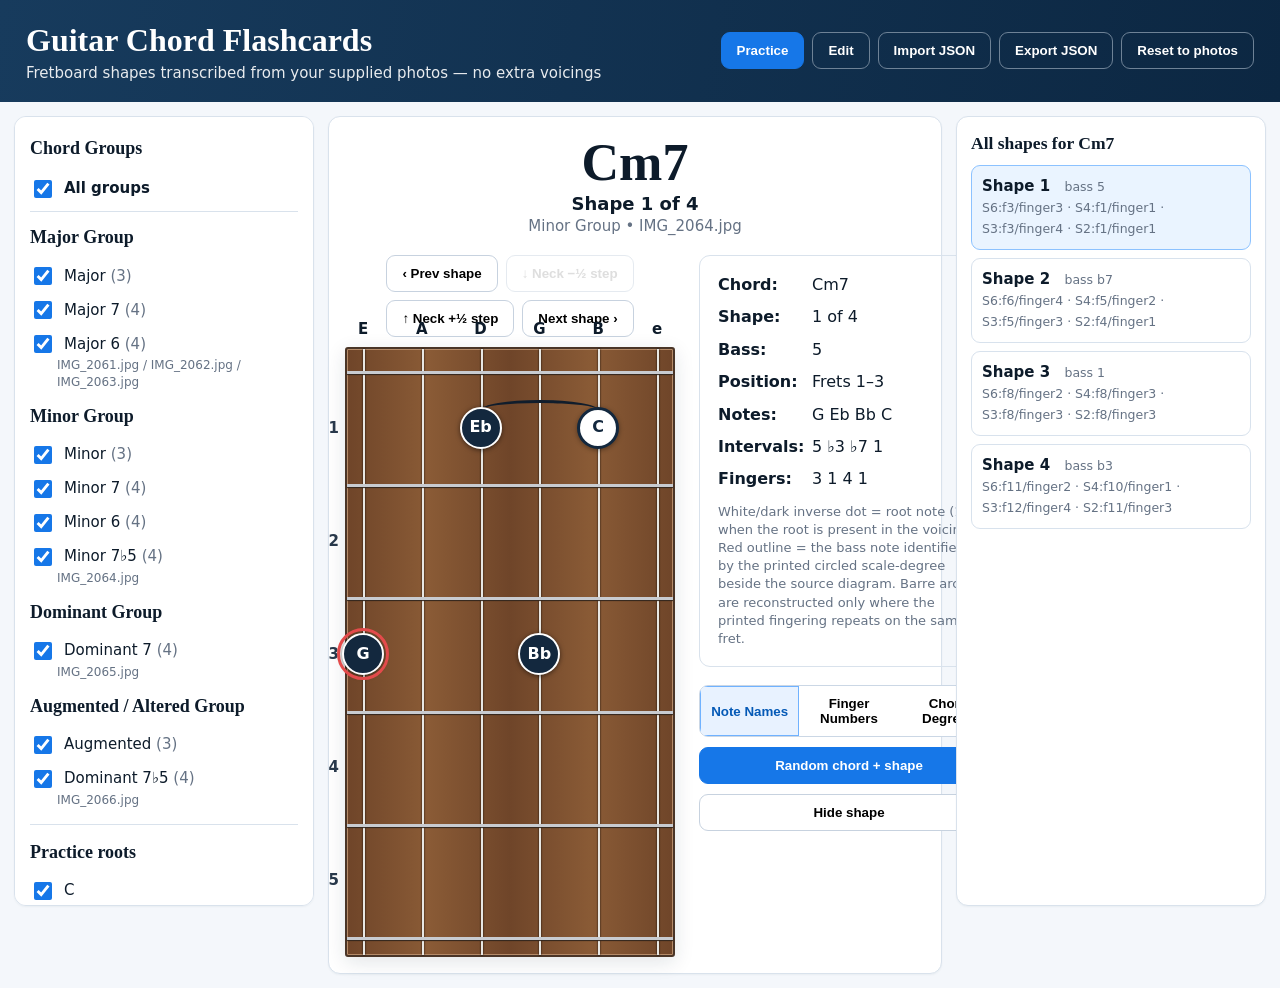
<file: jazz-chord-flashcards-extracted-v7.html>
<!doctype html>
<html lang="en">
<head>
<meta charset="utf-8">
<meta name="viewport" content="width=device-width,initial-scale=1">
<title>Photo-Extracted Guitar Chord Flashcards</title>
<style>
:root{--navy:#0f2f4f;--blue:#1677e8;--ink:#0d1b2a;--muted:#657284;--line:#d9e2ec;--panel:#fff;--bg:#f4f7fb;--wood1:#8a5b36;--wood2:#6f4529}
*{box-sizing:border-box} body{margin:0;background:var(--bg);color:var(--ink);font:15px/1.4 Inter,ui-sans-serif,system-ui,-apple-system,BlinkMacSystemFont,"Segoe UI",sans-serif}
header{background:linear-gradient(100deg,#173b5d,#0c2742);color:#fff;padding:18px 26px;display:flex;gap:20px;align-items:center;justify-content:space-between}
h1{font-family:Georgia,serif;font-size:32px;margin:0}.sub{opacity:.9}
.topBtns,.seg{display:flex;gap:8px;align-items:center}.btn{border:1px solid #c7d2df;background:#fff;padding:10px 15px;border-radius:9px;cursor:pointer;font-weight:650}.btn.primary{background:var(--blue);color:#fff;border-color:var(--blue)}.btn.dark{background:transparent;color:white;border-color:#6e8296}.btn:disabled{opacity:.45;cursor:not-allowed}
main{display:grid;grid-template-columns:300px minmax(560px,1fr) 310px;gap:14px;padding:14px;max-width:1550px;margin:auto}
.panel{background:#fff;border:1px solid var(--line);border-radius:12px;box-shadow:0 1px 2px #16324a0d}
.sidebar{padding:15px;max-height:calc(100vh - 110px);overflow:auto}.groupTitle{font-family:Georgia,serif;font-weight:700;font-size:18px;margin:4px 0 9px}
.checkrow{display:flex;align-items:center;gap:9px;padding:5px 0}.checkrow input{width:18px;height:18px;accent-color:var(--blue)}
.sourceNote{font-size:12px;color:var(--muted);margin:-4px 0 8px 27px}
.card{padding:16px;min-height:760px}.cardHead{text-align:center;position:relative}.cardHead h2{font:700 52px/1 Georgia,serif;margin:4px 0 2px}.shapeMeta{font-size:18px;font-weight:700}.muted{color:var(--muted)}
.cardBody{display:grid;grid-template-columns:minmax(330px,1fr) 300px;gap:24px;align-items:start;margin-top:18px}
.boardWrap{display:flex;flex-direction:column;align-items:center}.boardToolbar{display:flex;gap:8px;margin-bottom:10px;flex-wrap:wrap;justify-content:center}
.fretboard{position:relative;width:330px;height:610px;background:linear-gradient(90deg,var(--wood2),var(--wood1) 25%,var(--wood2) 50%,var(--wood1) 75%,var(--wood2));border:2px solid #4a3527;box-shadow:inset 0 0 0 1px #b48a68,0 5px 20px #1426381f;border-radius:3px;user-select:none}
.string{position:absolute;top:0;bottom:0;width:2px;background:#e8e7e3;box-shadow:0 0 2px #000}.stringLabel{position:absolute;top:-30px;transform:translateX(-50%);font-weight:700}
.fret{position:absolute;left:0;right:0;height:3px;background:#c8cbd0;box-shadow:0 1px 1px #30251d}.fretNum{position:absolute;left:-48px;transform:translateY(-50%);font-weight:700;color:#28384a;width:40px;text-align:right}
.dot{position:absolute;width:42px;height:42px;border-radius:50%;transform:translate(-50%,-50%);background:#13283e;border:2px solid white;display:flex;align-items:center;justify-content:center;color:#fff;font-weight:800;font-size:16px;box-shadow:0 1px 5px #0008;z-index:4;cursor:pointer}.dot.root{background:#fff;color:#13283e;border:3px solid #13283e;box-shadow:0 1px 5px #0006}.dot.bass{outline:3px solid #e34b4b;outline-offset:2px}.dot.selected{outline:4px solid #ffb000;outline-offset:2px}
.barre{position:absolute;height:20px;border-top:3px solid #101d2c;border-radius:50%;z-index:3;pointer-events:none}
.cell{position:absolute;z-index:2;cursor:crosshair}.cell:hover{background:#ffffff17}
.info{padding:18px;border:1px solid var(--line);border-radius:11px}.infoGrid{display:grid;grid-template-columns:86px 1fr;gap:10px 8px;font-size:16px}.infoGrid b{font-weight:700}
.controls{display:grid;gap:10px;margin-top:18px}.displaySeg{display:grid;grid-template-columns:1fr 1fr 1fr;border:1px solid #cbd7e5;border-radius:9px;overflow:hidden}.displaySeg button{border:0;padding:10px;background:#fff;font-weight:700;cursor:pointer}.displaySeg button.on{background:#e8f2ff;color:#0459b6;box-shadow:inset 0 0 0 1px #70b2ff}
.right{padding:14px;max-height:calc(100vh - 110px);overflow:auto}.right h3{font-family:Georgia,serif;margin:0 0 10px}.shapeItem{border:1px solid #d8e2ed;border-radius:9px;padding:10px;margin-bottom:8px;cursor:pointer}.shapeItem.active{background:#eaf4ff;border-color:#8cc2ff}.shapeItem small{color:var(--muted)}
.legend{font-size:13px;color:var(--muted);margin-top:12px}
.editor{border-top:1px solid var(--line);margin-top:14px;padding-top:14px}.fingerBtns{display:grid;grid-template-columns:repeat(5,1fr);gap:6px}.fingerBtns button{padding:8px;border:1px solid #ccd7e3;background:#fff;border-radius:7px;cursor:pointer}.fingerBtns button.on{background:#173b5d;color:#fff}.danger{color:#b42318;border-color:#f0b8b4!important}

.rangeBox{margin-top:12px;padding:11px 12px;border:1px solid var(--line);border-radius:12px;background:#f8fafc}
.rangeRow{display:grid;grid-template-columns:1fr auto 1fr;gap:8px;align-items:center;margin-top:7px}
.rangeField{display:flex;align-items:center;gap:6px}
.rangeField label{font-size:12px;font-weight:700;color:var(--muted)}
.rangeField input{width:58px;padding:7px 6px;border:1px solid var(--line);border-radius:8px;background:#fff;color:var(--ink);font-weight:700}
.rangeDash{color:var(--muted);font-weight:800}
.rangeHint{font-size:11px;line-height:1.35;color:var(--muted);margin-top:7px}
.rangeStatus{font-size:11px;line-height:1.35;margin-top:6px;font-weight:700}
.filehint{font-size:12px;color:#66788c;margin-top:8px}
@media(max-width:1100px){main{grid-template-columns:250px 1fr}.right{grid-column:1/-1;max-height:none}.cardBody{grid-template-columns:1fr}.info{max-width:520px;margin:auto}.sidebar{max-height:none}}@media(max-width:720px){main{display:block}.panel{margin-bottom:12px}.sidebar{max-height:none}.card{min-height:0}.fretboard{width:280px;height:560px}.topBtns{flex-wrap:wrap}.cardHead h2{font-size:42px}}
</style>
</head>
<body>
<header>
  <div><h1>Guitar Chord Flashcards</h1><div class="sub">Fretboard shapes transcribed from your supplied photos — no extra voicings</div></div>
  <div class="topBtns">
    <button class="btn primary" id="practiceBtn">Practice</button>
    <button class="btn dark" id="editBtn">Edit</button>
    <button class="btn dark" id="importBtn">Import JSON</button>
    <button class="btn dark" id="exportBtn">Export JSON</button>
    <button class="btn dark" id="resetBtn">Reset to photos</button>
    <input id="fileInput" type="file" accept=".json,application/json" hidden>
  </div>
</header>
<main>
  <aside class="panel sidebar">
    <div class="groupTitle">Chord Groups</div>
    <label class="checkrow" style="padding:7px 0 10px;border-bottom:1px solid var(--line);margin-bottom:7px">
      <input type="checkbox" id="allGroupsToggle" checked>
      <span><b>All groups</b></span>
    </label>
    <div id="toggles"></div>
    <hr style="border:0;border-top:1px solid var(--line);margin:15px 0">
    <div class="groupTitle">Practice roots</div>
    <div id="rootToggles"></div>

    <div class="rangeBox">
      <div class="groupTitle" style="margin:0">Practice fret range</div>
      <div class="rangeRow">
        <div class="rangeField"><label for="minFret">Min</label><input id="minFret" type="number" min="1" max="18" step="1" value="1"></div>
        <div class="rangeDash">to</div>
        <div class="rangeField"><label for="maxFret">Max</label><input id="maxFret" type="number" min="1" max="18" step="1" value="18"></div>
      </div>
      <div class="rangeHint">Random practice only uses voicings that fit completely inside this range.</div>
      <div id="rangeStatus" class="rangeStatus"></div>
    </div>

    <div class="filehint">The bundled photo transcription is embedded for direct-file use. When hosted by a local web server, the app also loads <b>photo-extracted-chords.json</b>. Edits are saved in this browser until you export JSON. Original printed-position labels remain stored in JSON as source metadata. The visible Position is live, and Random practice respects your selected fret range.</div>
  </aside>

  <section class="panel card">
    <div class="cardHead">
      <h2 id="chordName">Cm7</h2>
      <div class="shapeMeta" id="shapeMeta">Shape 1</div>
      <div class="muted" id="sourceMeta"></div>
    </div>
    <div class="cardBody">
      <div class="boardWrap">
        <div class="boardToolbar">
          <button class="btn" id="prevBtn">‹ Prev shape</button>
          <button class="btn" id="downNeckBtn">↓ Neck −½ step</button>
          <button class="btn" id="upNeckBtn">↑ Neck +½ step</button>
          <button class="btn" id="nextBtn">Next shape ›</button>
        </div>
        <div id="fretboard" class="fretboard"></div>
      </div>
      <div>
        <div class="info">
          <div class="infoGrid">
            <b>Chord:</b><span id="iChord"></span>
            <b>Shape:</b><span id="iShape"></span>
            <b>Bass:</b><span id="iBass"></span>
            <b>Position:</b><span id="iPos"></span>
            <b>Notes:</b><span id="iNotes"></span>
            <b>Intervals:</b><span id="iIntervals"></span>
            <b>Fingers:</b><span id="iFingers"></span>
          </div>
          <div class="legend">White/dark inverse dot = root note (1) when the root is present in the voicing. Red outline = the bass note identified by the printed circled scale-degree beside the source diagram. Barre arcs are reconstructed only where the printed fingering repeats on the same fret.</div>
        </div>
        <div class="controls">
          <div class="displaySeg">
            <button id="notesMode" class="on">Note Names</button>
            <button id="fingersMode">Finger Numbers</button>
            <button id="degreesMode">Chord Degrees</button>
          </div>
          <button class="btn primary" id="randomBtn">Random chord + shape</button>
          <button class="btn" id="hideBtn">Hide shape</button>
        </div>
        <div id="editor" class="editor" hidden>
          <b>Edit directly on fretboard</b>
          <p class="muted" style="margin:5px 0 10px">Click any fret/string cell to add or move a note. Click a dot to select it, then choose its suggested finger.</p>
          <div class="fingerBtns" id="fingerBtns"></div>
          <button class="btn danger" id="deleteNoteBtn" style="width:100%;margin-top:8px">Delete selected note</button>
          <button class="btn" id="duplicateBtn" style="width:100%;margin-top:8px">Duplicate this shape</button>
        </div>
      </div>
    </div>
  </section>

  <aside class="panel right">
    <h3 id="rightTitle">Shapes</h3>
    <div id="shapeList"></div>
  </aside>
</main>

<script>
const EMBEDDED = {"schema_version": 2, "title": "Photo-extracted jazz chord shapes", "reference_root": "C", "string_order": [6, 5, 4, 3, 2, 1], "tuning": {"6": "E", "5": "A", "4": "D", "3": "G", "2": "B", "1": "E"}, "note_convention": "Each shape is the printed C-reference voicing from the supplied photos. Transposition moves the entire shape by the same number of semitones; it does not invent alternate voicings.", "groups": [{"id": "major", "label": "Major Group", "source": "IMG_2061.jpg / IMG_2062.jpg / IMG_2063.jpg", "chords": [{"id": "major", "label": "Major", "suffix": "", "quality_intervals": [0, 4, 7], "shapes": [{"id": "C-major-1", "bass_degree": "5", "printed_position": null, "notes": [{"string": 6, "fret": 3, "finger": 2, "interval": "5", "c_note": "G"}, {"string": 4, "fret": 2, "finger": 1, "interval": "3", "c_note": "E"}, {"string": 3, "fret": 5, "finger": 4, "interval": "1", "c_note": "C"}], "muted_strings": [5, 2, 1]}, {"id": "C-major-2", "bass_degree": "1", "printed_position": "5 fr", "notes": [{"string": 6, "fret": 8, "finger": 3, "interval": "1", "c_note": "C"}, {"string": 4, "fret": 5, "finger": 1, "interval": "5", "c_note": "G"}, {"string": 3, "fret": 9, "finger": 4, "interval": "3", "c_note": "E"}], "muted_strings": [5, 2, 1]}, {"id": "C-major-3", "bass_degree": "3", "printed_position": "10 fr", "notes": [{"string": 6, "fret": 12, "finger": 3, "interval": "3", "c_note": "E"}, {"string": 4, "fret": 10, "finger": 1, "interval": "1", "c_note": "C"}, {"string": 3, "fret": 12, "finger": 4, "interval": "5", "c_note": "G"}], "muted_strings": [5, 2, 1]}]}, {"id": "maj7", "label": "Major 7", "suffix": "maj7", "quality_intervals": [0, 4, 7, 11], "shapes": [{"id": "C-maj7-1", "bass_degree": "5", "printed_position": null, "notes": [{"string": 6, "fret": 3, "finger": 2, "interval": "5", "c_note": "G"}, {"string": 4, "fret": 2, "finger": 1, "interval": "3", "c_note": "E"}, {"string": 3, "fret": 4, "finger": 4, "interval": "7", "c_note": "B"}], "muted_strings": [5, 2, 1]}, {"id": "C-maj7-2", "bass_degree": "7", "printed_position": "5 fr", "notes": [{"string": 6, "fret": 7, "finger": 3, "interval": "7", "c_note": "B"}, {"string": 4, "fret": 5, "finger": 1, "interval": "5", "c_note": "G"}, {"string": 3, "fret": 5, "finger": 1, "interval": "1", "c_note": "C"}, {"string": 2, "fret": 5, "finger": 1, "interval": "3", "c_note": "E"}], "barres": [{"finger": 1, "fret": 5, "from_string": 4, "to_string": 2}], "muted_strings": [5, 1]}, {"id": "C-maj7-3", "bass_degree": "1", "printed_position": "8 fr", "notes": [{"string": 6, "fret": 8, "finger": 1, "interval": "1", "c_note": "C"}, {"string": 4, "fret": 9, "finger": 3, "interval": "7", "c_note": "B"}, {"string": 3, "fret": 9, "finger": 4, "interval": "3", "c_note": "E"}, {"string": 2, "fret": 8, "finger": 2, "interval": "5", "c_note": "G"}], "muted_strings": [5, 1]}, {"id": "C-maj7-4", "bass_degree": "3", "printed_position": "10 fr", "notes": [{"string": 6, "fret": 12, "finger": 2, "interval": "3", "c_note": "E"}, {"string": 4, "fret": 10, "finger": 1, "interval": "1", "c_note": "C"}, {"string": 3, "fret": 12, "finger": 3, "interval": "5", "c_note": "G"}, {"string": 2, "fret": 12, "finger": 4, "interval": "7", "c_note": "B"}], "muted_strings": [5, 1]}]}, {"id": "6", "label": "Major 6", "suffix": "6", "quality_intervals": [0, 4, 7, 9], "shapes": [{"id": "C6-1", "bass_degree": "5", "printed_position": null, "notes": [{"string": 6, "fret": 3, "finger": 4, "interval": "5", "c_note": "G"}, {"string": 4, "fret": 2, "finger": 2, "interval": "3", "c_note": "E"}, {"string": 3, "fret": 2, "finger": 3, "interval": "6", "c_note": "A"}, {"string": 2, "fret": 1, "finger": 1, "interval": "1", "c_note": "C"}], "muted_strings": [5, 1]}, {"id": "C6-2", "bass_degree": "6", "printed_position": null, "notes": [{"string": 6, "fret": 5, "finger": 2, "interval": "6", "c_note": "A"}, {"string": 4, "fret": 5, "finger": 3, "interval": "5", "c_note": "G"}, {"string": 3, "fret": 5, "finger": 3, "interval": "1", "c_note": "C"}, {"string": 2, "fret": 5, "finger": 3, "interval": "3", "c_note": "E"}], "barres": [{"finger": 3, "fret": 5, "from_string": 4, "to_string": 2}], "muted_strings": [5, 1]}, {"id": "C6-3", "bass_degree": "1", "printed_position": "7 fr", "notes": [{"string": 6, "fret": 8, "finger": 2, "interval": "1", "c_note": "C"}, {"string": 4, "fret": 7, "finger": 1, "interval": "6", "c_note": "A"}, {"string": 3, "fret": 9, "finger": 4, "interval": "3", "c_note": "E"}, {"string": 2, "fret": 8, "finger": 3, "interval": "5", "c_note": "G"}], "muted_strings": [5, 1]}, {"id": "C6-4", "bass_degree": "3", "printed_position": "10 fr", "notes": [{"string": 6, "fret": 12, "finger": 3, "interval": "3", "c_note": "E"}, {"string": 4, "fret": 10, "finger": 1, "interval": "1", "c_note": "C"}, {"string": 3, "fret": 12, "finger": 4, "interval": "5", "c_note": "G"}, {"string": 2, "fret": 10, "finger": 1, "interval": "6", "c_note": "A"}], "barres": [{"finger": 1, "fret": 10, "from_string": 4, "to_string": 2}], "muted_strings": [5, 1]}]}]}, {"id": "minor", "label": "Minor Group", "source": "IMG_2064.jpg", "chords": [{"id": "minor", "label": "Minor", "suffix": "m", "quality_intervals": [0, 3, 7], "shapes": [{"id": "Cm-1", "bass_degree": "5", "printed_position": null, "notes": [{"string": 6, "fret": 3, "finger": 2, "interval": "5", "c_note": "G"}, {"string": 4, "fret": 1, "finger": 1, "interval": "b3", "c_note": "Eb"}, {"string": 3, "fret": 5, "finger": 4, "interval": "1", "c_note": "C"}], "muted_strings": [5, 2, 1]}, {"id": "Cm-2", "bass_degree": "1", "printed_position": "5 fr", "notes": [{"string": 6, "fret": 8, "finger": 3, "interval": "1", "c_note": "C"}, {"string": 4, "fret": 5, "finger": 1, "interval": "5", "c_note": "G"}, {"string": 3, "fret": 8, "finger": 4, "interval": "b3", "c_note": "Eb"}], "muted_strings": [5, 2, 1]}, {"id": "Cm-3", "bass_degree": "b3", "printed_position": "10 fr", "notes": [{"string": 6, "fret": 11, "finger": 2, "interval": "b3", "c_note": "Eb"}, {"string": 4, "fret": 10, "finger": 1, "interval": "1", "c_note": "C"}, {"string": 3, "fret": 12, "finger": 4, "interval": "5", "c_note": "G"}], "muted_strings": [5, 2, 1]}]}, {"id": "m7", "label": "Minor 7", "suffix": "m7", "quality_intervals": [0, 3, 7, 10], "shapes": [{"id": "Cm7-1", "bass_degree": "5", "printed_position": null, "notes": [{"string": 6, "fret": 3, "finger": 3, "interval": "5", "c_note": "G"}, {"string": 4, "fret": 1, "finger": 1, "interval": "b3", "c_note": "Eb"}, {"string": 3, "fret": 3, "finger": 4, "interval": "b7", "c_note": "Bb"}, {"string": 2, "fret": 1, "finger": 1, "interval": "1", "c_note": "C"}], "barres": [{"finger": 1, "fret": 1, "from_string": 4, "to_string": 2}], "muted_strings": [5, 1]}, {"id": "Cm7-2", "bass_degree": "b7", "printed_position": "4 fr", "notes": [{"string": 6, "fret": 6, "finger": 4, "interval": "b7", "c_note": "Bb"}, {"string": 4, "fret": 5, "finger": 2, "interval": "5", "c_note": "G"}, {"string": 3, "fret": 5, "finger": 3, "interval": "1", "c_note": "C"}, {"string": 2, "fret": 4, "finger": 1, "interval": "b3", "c_note": "Eb"}], "muted_strings": [5, 1]}, {"id": "Cm7-3", "bass_degree": "1", "printed_position": "8 fr", "notes": [{"string": 6, "fret": 8, "finger": 2, "interval": "1", "c_note": "C"}, {"string": 4, "fret": 8, "finger": 3, "interval": "b7", "c_note": "Bb"}, {"string": 3, "fret": 8, "finger": 3, "interval": "b3", "c_note": "Eb"}, {"string": 2, "fret": 8, "finger": 3, "interval": "5", "c_note": "G"}], "barres": [{"finger": 3, "fret": 8, "from_string": 4, "to_string": 2}], "muted_strings": [5, 1]}, {"id": "Cm7-4", "bass_degree": "b3", "printed_position": "10 fr", "notes": [{"string": 6, "fret": 11, "finger": 2, "interval": "b3", "c_note": "Eb"}, {"string": 4, "fret": 10, "finger": 1, "interval": "1", "c_note": "C"}, {"string": 3, "fret": 12, "finger": 4, "interval": "5", "c_note": "G"}, {"string": 2, "fret": 11, "finger": 3, "interval": "b7", "c_note": "Bb"}], "muted_strings": [5, 1]}]}, {"id": "m6", "label": "Minor 6", "suffix": "m6", "quality_intervals": [0, 3, 7, 9], "shapes": [{"id": "Cm6-1", "bass_degree": "5", "printed_position": null, "notes": [{"string": 6, "fret": 3, "finger": 3, "interval": "5", "c_note": "G"}, {"string": 4, "fret": 1, "finger": 1, "interval": "b3", "c_note": "Eb"}, {"string": 3, "fret": 2, "finger": 2, "interval": "6", "c_note": "A"}, {"string": 2, "fret": 1, "finger": 1, "interval": "1", "c_note": "C"}], "barres": [{"finger": 1, "fret": 1, "from_string": 4, "to_string": 2}], "muted_strings": [5, 1]}, {"id": "Cm6-2", "bass_degree": "6", "printed_position": null, "notes": [{"string": 6, "fret": 5, "finger": 2, "interval": "6", "c_note": "A"}, {"string": 4, "fret": 5, "finger": 3, "interval": "5", "c_note": "G"}, {"string": 3, "fret": 5, "finger": 4, "interval": "1", "c_note": "C"}, {"string": 2, "fret": 4, "finger": 1, "interval": "b3", "c_note": "Eb"}], "muted_strings": [5, 1]}, {"id": "Cm6-3", "bass_degree": "1", "printed_position": "7 fr", "notes": [{"string": 6, "fret": 8, "finger": 2, "interval": "1", "c_note": "C"}, {"string": 4, "fret": 7, "finger": 1, "interval": "6", "c_note": "A"}, {"string": 3, "fret": 8, "finger": 3, "interval": "b3", "c_note": "Eb"}, {"string": 2, "fret": 8, "finger": 4, "interval": "5", "c_note": "G"}], "muted_strings": [5, 1]}, {"id": "Cm6-4", "bass_degree": "b3", "printed_position": "10 fr", "notes": [{"string": 6, "fret": 11, "finger": 2, "interval": "b3", "c_note": "Eb"}, {"string": 4, "fret": 10, "finger": 1, "interval": "1", "c_note": "C"}, {"string": 3, "fret": 12, "finger": 3, "interval": "5", "c_note": "G"}, {"string": 2, "fret": 10, "finger": 1, "interval": "6", "c_note": "A"}], "barres": [{"finger": 1, "fret": 10, "from_string": 4, "to_string": 2}], "muted_strings": [5, 1]}]}, {"id": "m7b5", "label": "Minor 7♭5", "suffix": "m7♭5", "quality_intervals": [0, 3, 6, 10], "shapes": [{"id": "Cm7b5-1", "bass_degree": "b5", "printed_position": null, "notes": [{"string": 6, "fret": 2, "finger": 3, "interval": "b5", "c_note": "Gb"}, {"string": 4, "fret": 1, "finger": 1, "interval": "b3", "c_note": "Eb"}, {"string": 3, "fret": 3, "finger": 4, "interval": "b7", "c_note": "Bb"}, {"string": 2, "fret": 1, "finger": 1, "interval": "1", "c_note": "C"}], "barres": [{"finger": 1, "fret": 1, "from_string": 4, "to_string": 2}], "muted_strings": [5, 1]}, {"id": "Cm7b5-2", "bass_degree": "b7", "printed_position": "4 fr", "notes": [{"string": 6, "fret": 6, "finger": 4, "interval": "b7", "c_note": "Bb"}, {"string": 4, "fret": 4, "finger": 1, "interval": "b5", "c_note": "Gb"}, {"string": 3, "fret": 5, "finger": 2, "interval": "1", "c_note": "C"}, {"string": 2, "fret": 4, "finger": 1, "interval": "b3", "c_note": "Eb"}], "barres": [{"finger": 1, "fret": 4, "from_string": 4, "to_string": 2}], "muted_strings": [5, 1]}, {"id": "Cm7b5-3", "bass_degree": "1", "printed_position": "7 fr", "notes": [{"string": 6, "fret": 8, "finger": 2, "interval": "1", "c_note": "C"}, {"string": 4, "fret": 8, "finger": 3, "interval": "b7", "c_note": "Bb"}, {"string": 3, "fret": 8, "finger": 4, "interval": "b3", "c_note": "Eb"}, {"string": 2, "fret": 7, "finger": 1, "interval": "b5", "c_note": "Gb"}], "muted_strings": [5, 1]}, {"id": "Cm7b5-4", "bass_degree": "b3", "printed_position": "10 fr", "notes": [{"string": 6, "fret": 11, "finger": 2, "interval": "b3", "c_note": "Eb"}, {"string": 4, "fret": 10, "finger": 1, "interval": "1", "c_note": "C"}, {"string": 3, "fret": 11, "finger": 3, "interval": "b5", "c_note": "Gb"}, {"string": 2, "fret": 11, "finger": 4, "interval": "b7", "c_note": "Bb"}], "muted_strings": [5, 1]}]}]}, {"id": "dominant", "label": "Dominant Group", "source": "IMG_2065.jpg", "chords": [{"id": "7", "label": "Dominant 7", "suffix": "7", "quality_intervals": [0, 4, 7, 10], "shapes": [{"id": "C7-1", "bass_degree": "5", "printed_position": null, "notes": [{"string": 6, "fret": 3, "finger": 3, "interval": "5", "c_note": "G"}, {"string": 4, "fret": 2, "finger": 2, "interval": "3", "c_note": "E"}, {"string": 3, "fret": 3, "finger": 4, "interval": "b7", "c_note": "Bb"}, {"string": 2, "fret": 1, "finger": 1, "interval": "1", "c_note": "C"}], "muted_strings": [5, 1]}, {"id": "C7-2", "bass_degree": "b7", "printed_position": "5 fr", "notes": [{"string": 6, "fret": 6, "finger": 2, "interval": "b7", "c_note": "Bb"}, {"string": 4, "fret": 5, "finger": 1, "interval": "5", "c_note": "G"}, {"string": 3, "fret": 5, "finger": 1, "interval": "1", "c_note": "C"}, {"string": 2, "fret": 5, "finger": 1, "interval": "3", "c_note": "E"}], "barres": [{"finger": 1, "fret": 5, "from_string": 4, "to_string": 2}], "muted_strings": [5, 1]}, {"id": "C7-3", "bass_degree": "1", "printed_position": "8 fr", "notes": [{"string": 6, "fret": 8, "finger": 1, "interval": "1", "c_note": "C"}, {"string": 4, "fret": 8, "finger": 2, "interval": "b7", "c_note": "Bb"}, {"string": 3, "fret": 9, "finger": 4, "interval": "3", "c_note": "E"}, {"string": 2, "fret": 8, "finger": 3, "interval": "5", "c_note": "G"}], "muted_strings": [5, 1]}, {"id": "C7-4", "bass_degree": "3", "printed_position": "10 fr", "notes": [{"string": 6, "fret": 12, "finger": 3, "interval": "3", "c_note": "E"}, {"string": 4, "fret": 10, "finger": 1, "interval": "1", "c_note": "C"}, {"string": 3, "fret": 12, "finger": 4, "interval": "5", "c_note": "G"}, {"string": 2, "fret": 11, "finger": 2, "interval": "b7", "c_note": "Bb"}], "muted_strings": [5, 1]}]}]}, {"id": "augmented", "label": "Augmented / Altered Group", "source": "IMG_2066.jpg", "chords": [{"id": "aug", "label": "Augmented", "suffix": "+", "quality_intervals": [0, 4, 8], "shapes": [{"id": "Caug-1", "bass_degree": "#5", "printed_position": null, "notes": [{"string": 6, "fret": 4, "finger": 3, "interval": "#5", "c_note": "Ab"}, {"string": 4, "fret": 2, "finger": 1, "interval": "3", "c_note": "E"}, {"string": 3, "fret": 5, "finger": 4, "interval": "1", "c_note": "C"}], "muted_strings": [5, 2, 1]}, {"id": "Caug-2", "bass_degree": "1", "printed_position": "6 fr", "notes": [{"string": 6, "fret": 8, "finger": 3, "interval": "1", "c_note": "C"}, {"string": 4, "fret": 6, "finger": 1, "interval": "#5", "c_note": "Ab"}, {"string": 3, "fret": 9, "finger": 4, "interval": "3", "c_note": "E"}], "muted_strings": [5, 2, 1]}, {"id": "Caug-3", "bass_degree": "3", "printed_position": "10 fr", "notes": [{"string": 6, "fret": 12, "finger": 3, "interval": "3", "c_note": "E"}, {"string": 4, "fret": 10, "finger": 1, "interval": "1", "c_note": "C"}, {"string": 3, "fret": 13, "finger": 4, "interval": "#5", "c_note": "Ab"}], "muted_strings": [5, 2, 1]}]}, {"id": "7b5", "label": "Dominant 7♭5", "suffix": "7♭5", "quality_intervals": [0, 4, 6, 10], "shapes": [{"id": "C7b5-1", "bass_degree": "b5", "printed_position": null, "notes": [{"string": 6, "fret": 2, "finger": 2, "interval": "b5", "c_note": "Gb"}, {"string": 4, "fret": 2, "finger": 3, "interval": "3", "c_note": "E"}, {"string": 3, "fret": 3, "finger": 4, "interval": "b7", "c_note": "Bb"}, {"string": 2, "fret": 1, "finger": 1, "interval": "1", "c_note": "C"}], "muted_strings": [5, 1]}, {"id": "C7b5-2", "bass_degree": "b7", "printed_position": "4 fr", "notes": [{"string": 6, "fret": 6, "finger": 4, "interval": "b7", "c_note": "Bb"}, {"string": 4, "fret": 4, "finger": 1, "interval": "b5", "c_note": "Gb"}, {"string": 3, "fret": 5, "finger": 2, "interval": "1", "c_note": "C"}, {"string": 2, "fret": 5, "finger": 3, "interval": "3", "c_note": "E"}], "muted_strings": [5, 1]}, {"id": "C7b5-3", "bass_degree": "1", "printed_position": "7 fr", "notes": [{"string": 6, "fret": 8, "finger": 2, "interval": "1", "c_note": "C"}, {"string": 4, "fret": 8, "finger": 3, "interval": "b7", "c_note": "Bb"}, {"string": 3, "fret": 9, "finger": 4, "interval": "3", "c_note": "E"}, {"string": 2, "fret": 7, "finger": 1, "interval": "b5", "c_note": "Gb"}], "muted_strings": [5, 1]}, {"id": "C7b5-4", "bass_degree": "3", "printed_position": "10 fr", "notes": [{"string": 6, "fret": 12, "finger": 4, "interval": "3", "c_note": "E"}, {"string": 4, "fret": 10, "finger": 1, "interval": "1", "c_note": "C"}, {"string": 3, "fret": 11, "finger": 2, "interval": "b5", "c_note": "Gb"}, {"string": 2, "fret": 11, "finger": 3, "interval": "b7", "c_note": "Bb"}], "muted_strings": [5, 1]}]}]}]};
const STORAGE_KEY = "photo-extracted-chords-v2";
const PREFS_KEY = "photo-extracted-chords-prefs-v1";
const ROOTS = [
  {name:"C",pc:0},{name:"Db",pc:1},{name:"D",pc:2},{name:"Eb",pc:3},{name:"E",pc:4},{name:"F",pc:5},
  {name:"Gb",pc:6},{name:"G",pc:7},{name:"Ab",pc:8},{name:"A",pc:9},{name:"Bb",pc:10},{name:"B",pc:11}
];
const NOTE_NAMES=["C","Db","D","Eb","E","F","Gb","G","Ab","A","Bb","B"];
const OPEN={6:4,5:9,4:2,3:7,2:11,1:4};
const STRING_X={6:0,5:1,4:2,3:3,2:4,1:5};
let db=null, mode="practice", displayMode="notes", hidden=false, selectedNoteIndex=null;
let enabledChordIds=new Set(), enabledRoots=new Set(ROOTS.map(r=>r.name));
let current={groupId:"minor",chordId:"m7",shapeIndex:0,rootName:"C",neckShift:null};
let fretRange={min:1,max:18};

function clone(x){return JSON.parse(JSON.stringify(x))}
async function loadDB(){
  const saved=localStorage.getItem(STORAGE_KEY);
  if(saved){ try{db=JSON.parse(saved); init(); return;}catch(e){} }
  if(location.protocol!=="file:"){
    try{
      const r=await fetch("photo-extracted-chords.json",{cache:"no-store"});
      if(r.ok){db=await r.json(); init(); return;}
    }catch(e){}
  }
  db=clone(EMBEDDED); init();
}
function save(){ localStorage.setItem(STORAGE_KEY,JSON.stringify(db)); }
function allChords(){return db.groups.flatMap(g=>g.chords.map(c=>({group:g,chord:c})))}
function getCurrent(){
  const group=db.groups.find(g=>g.id===current.groupId)||db.groups[0];
  const chord=group.chords.find(c=>c.id===current.chordId)||group.chords[0];
  current.groupId=group.id; current.chordId=chord.id;
  current.shapeIndex=Math.max(0,Math.min(current.shapeIndex,chord.shapes.length-1));
  return {group,chord,shape:chord.shapes[current.shapeIndex]};
}
function suffixName(root,chord){return root+chord.suffix}
function intervalName(pc){return ["1","b2","2","b3","3","4","b5","5","#5","6","b7","7"][pc]}
function prettyInterval(x){return String(x).replace(/^b/,"♭").replace(/^#/,"♯")}
function mod12(n){return ((n%12)+12)%12}
function possibleShifts(shape, rootPc, minFret=fretRange.min, maxFret=fretRange.max){
  if(!shape.notes || !shape.notes.length) return [];
  const minSource=Math.min(...shape.notes.map(n=>n.fret));
  const maxSource=Math.max(...shape.notes.map(n=>n.fret));

  // A valid transposition must remain congruent to the selected root (mod 12)
  // while placing every note inside the chosen physical fret window.
  const lowShift=minFret-minSource;
  const highShift=maxFret-maxSource;
  if(lowShift>highShift) return [];

  const kMin=Math.ceil((lowShift-rootPc)/12);
  const kMax=Math.floor((highShift-rootPc)/12);
  const out=[];
  for(let k=kMin;k<=kMax;k++) out.push(rootPc+12*k);
  return out;
}
function normalizeShift(shape, rootPc){
  const options=possibleShifts(shape,rootPc);
  if(options.length){
    // Prefer the placement nearest the original photographed position.
    return options.reduce((best,s)=>Math.abs(s)<Math.abs(best)?s:best,options[0]);
  }

  // Fallback used only when the user selects a range too narrow for this
  // particular voicing. Keep it inside the physical 1–18 board if possible.
  let shift=rootPc;
  if(!shape.notes || !shape.notes.length) return shift;
  const minSource=Math.min(...shape.notes.map(n=>n.fret));
  const maxSource=Math.max(...shape.notes.map(n=>n.fret));
  while(maxSource+shift>18) shift-=12;
  while(minSource+shift<1) shift+=12;
  return shift;
}
function nearestAllowedShift(shape, rootPc, preferredShift=null){
  const options=possibleShifts(shape,rootPc);
  if(!options.length) return null;
  const target=Number.isInteger(preferredShift)?preferredShift:normalizeShift(shape,rootPc);
  return options.reduce((best,s)=>Math.abs(s-target)<Math.abs(best-target)?s:best,options[0]);
}
function transposed(shape, rootPc, forcedShift=null){
  const shift=Number.isInteger(forcedShift)?forcedShift:normalizeShift(shape,rootPc);
  return {
    shift,
    notes:shape.notes.map((n,i)=>{
      const fret=n.fret+shift;
      const pitch=(OPEN[n.string]+fret)%12;
      return {...n,_i:i,fret,pitch,note:NOTE_NAMES[pitch],interval:intervalName((pitch-rootPc+12)%12)}
    }),
    barres:(shape.barres||[]).map(b=>({...b,fret:b.fret+shift}))
  }
}

function loadPrefs(){
  try{
    const p=JSON.parse(localStorage.getItem(PREFS_KEY)||"null");
    if(!p) return false;
    if(Array.isArray(p.enabledChordIds)) enabledChordIds=new Set(p.enabledChordIds);
    if(Array.isArray(p.enabledRoots)) enabledRoots=new Set(p.enabledRoots);
    if(p.displayMode==="notes"||p.displayMode==="fingers"||p.displayMode==="degrees") displayMode=p.displayMode;
    if(p.fretRange && Number.isInteger(p.fretRange.min) && Number.isInteger(p.fretRange.max)){
      fretRange={
        min:Math.max(1,Math.min(18,p.fretRange.min)),
        max:Math.max(1,Math.min(18,p.fretRange.max))
      };
      if(fretRange.min>fretRange.max) [fretRange.min,fretRange.max]=[fretRange.max,fretRange.min];
    }
    if(p.current && typeof p.current==="object"){
      current={
        groupId:p.current.groupId||current.groupId,
        chordId:p.current.chordId||current.chordId,
        shapeIndex:Number.isInteger(p.current.shapeIndex)?p.current.shapeIndex:current.shapeIndex,
        rootName:p.current.rootName||current.rootName,
        neckShift:Number.isInteger(p.current.neckShift)?p.current.neckShift:null
      };
    }
    return true;
  }catch(e){ return false; }
}
function savePrefs(){
  try{
    localStorage.setItem(PREFS_KEY,JSON.stringify({
      enabledChordIds:[...enabledChordIds],
      enabledRoots:[...enabledRoots],
      displayMode,
      fretRange,
      current
    }));
  }catch(e){}
}

function init(){
  const loadedPrefs=loadPrefs();
  if(!loadedPrefs){
    enabledChordIds=new Set(allChords().map(x=>x.chord.id));
    enabledRoots=new Set(ROOTS.map(r=>r.name));
    fretRange={min:1,max:18};
  }else{
    // Drop stale IDs/names if the dataset changed.
    const validChordIds=new Set(allChords().map(x=>x.chord.id));
    enabledChordIds=new Set([...enabledChordIds].filter(id=>validChordIds.has(id)));
    const validRoots=new Set(ROOTS.map(r=>r.name));
    enabledRoots=new Set([...enabledRoots].filter(r=>validRoots.has(r)));
  }
  document.getElementById("minFret").value=fretRange.min;
  document.getElementById("maxFret").value=fretRange.max;
  fitCurrentToRange();
  renderToggles(); renderRootToggles(); buildFingerButtons(); renderAll(); savePrefs();
}
function syncAllGroupsToggle(){
  const master=document.getElementById("allGroupsToggle");
  if(!master)return;
  const ids=allChords().map(x=>x.chord.id);
  const count=ids.filter(id=>enabledChordIds.has(id)).length;
  master.checked=count===ids.length;
  master.indeterminate=count>0 && count<ids.length;
}
function renderToggles(){
  const el=document.getElementById("toggles"); el.innerHTML="";
  db.groups.forEach(g=>{
    const h=document.createElement("div"); h.className="groupTitle"; h.style.marginTop="13px"; h.textContent=g.label; el.appendChild(h);
    g.chords.forEach(c=>{
      const row=document.createElement("label"); row.className="checkrow";
      const checked=enabledChordIds.has(c.id)?"checked":"";
      row.innerHTML=`<input type="checkbox" ${checked} data-id="${c.id}"><span>${c.label} <span class="muted">(${c.shapes.length})</span></span>`;
      row.querySelector("input").onchange=e=>{
        e.target.checked?enabledChordIds.add(c.id):enabledChordIds.delete(c.id);
        syncAllGroupsToggle();
        savePrefs();
      };
      el.appendChild(row);
    });
    const s=document.createElement("div"); s.className="sourceNote"; s.textContent=g.source; el.appendChild(s);
  });
  const master=document.getElementById("allGroupsToggle");
  master.onchange=e=>{
    const turnOn=e.target.checked;
    enabledChordIds = turnOn
      ? new Set(allChords().map(x=>x.chord.id))
      : new Set();
    el.querySelectorAll('input[type="checkbox"][data-id]').forEach(cb=>cb.checked=turnOn);
    syncAllGroupsToggle();
    savePrefs();
  };
  syncAllGroupsToggle();
}
function renderRootToggles(){
  const el=document.getElementById("rootToggles"); el.innerHTML="";
  ROOTS.forEach(r=>{
    const row=document.createElement("label"); row.className="checkrow";
    const checked=enabledRoots.has(r.name)?"checked":"";
    row.innerHTML=`<input type="checkbox" ${checked}><span>${r.name}</span>`;
    row.querySelector("input").onchange=e=>{
      e.target.checked?enabledRoots.add(r.name):enabledRoots.delete(r.name);
      savePrefs();
    };
    el.appendChild(row);
  });
}
function buildFingerButtons(){
  const el=document.getElementById("fingerBtns"); el.innerHTML="";
  [1,2,3,4,"—"].forEach(f=>{
    const b=document.createElement("button"); b.textContent=f;
    b.onclick=()=>setFinger(f==="—"?null:f); el.appendChild(b);
  });
}
function setFinger(f){
  if(mode!=="edit"||selectedNoteIndex==null)return;
  const {shape}=getCurrent(); shape.notes[selectedNoteIndex].finger=f; save(); renderAll();
}
function fitCurrentToRange(){
  const {shape}=getCurrent();
  const root=ROOTS.find(r=>r.name===current.rootName)||ROOTS[0];
  const fitted=nearestAllowedShift(shape,root.pc,current.neckShift);
  if(fitted!==null) current.neckShift=fitted;
}
function updateFretRange(){
  let lo=parseInt(document.getElementById("minFret").value,10);
  let hi=parseInt(document.getElementById("maxFret").value,10);
  if(!Number.isFinite(lo)) lo=1;
  if(!Number.isFinite(hi)) hi=18;
  lo=Math.max(1,Math.min(18,lo));
  hi=Math.max(1,Math.min(18,hi));
  if(lo>hi){
    // Keep the control the user just changed valid by collapsing to one fret.
    const active=document.activeElement && document.activeElement.id;
    if(active==="minFret") hi=lo; else lo=hi;
  }
  fretRange={min:lo,max:hi};
  document.getElementById("minFret").value=lo;
  document.getElementById("maxFret").value=hi;
  fitCurrentToRange();
  renderAll();
  savePrefs();
}
function renderAll(){renderCard();renderShapes();}
function renderCard(){
  const {group,chord,shape}=getCurrent();
  const root=ROOTS.find(r=>r.name===current.rootName)||ROOTS[0];
  const t=transposed(shape,root.pc,current.neckShift);
  document.getElementById("chordName").textContent=suffixName(root.name,chord);
  document.getElementById("shapeMeta").textContent=`Shape ${current.shapeIndex+1} of ${chord.shapes.length}`;
  document.getElementById("sourceMeta").textContent=`${group.label} • ${group.source}`;
  document.getElementById("iChord").textContent=suffixName(root.name,chord);
  document.getElementById("iShape").textContent=`${current.shapeIndex+1} of ${chord.shapes.length}`;
  document.getElementById("iBass").textContent=shape.bass_degree;
  {
    const fretVals=t.notes.map(n=>n.fret);
    const lo=Math.min(...fretVals), hi=Math.max(...fretVals);
    document.getElementById("iPos").textContent = lo===hi ? `Fret ${lo}` : `Frets ${lo}–${hi}`;
  }
  document.getElementById("iNotes").textContent=t.notes.map(n=>n.note).join("  ");
  document.getElementById("iIntervals").textContent=t.notes.map(n=>prettyInterval(n.interval)).join("  ");
  document.getElementById("iFingers").textContent=t.notes.map(n=>n.finger??"—").join("  ");
  drawFretboard(t,shape);
  document.getElementById("notesMode").classList.toggle("on",displayMode==="notes");
  document.getElementById("fingersMode").classList.toggle("on",displayMode==="fingers");
  document.getElementById("degreesMode").classList.toggle("on",displayMode==="degrees");
  const currentFrets=t.notes.map(n=>n.fret);
  const currentLo=Math.min(...currentFrets), currentHi=Math.max(...currentFrets);
  const insideRange=currentLo>=fretRange.min && currentHi<=fretRange.max;
  const status=document.getElementById("rangeStatus");
  status.textContent=insideRange
    ? `Current voicing fits: frets ${fretRange.min}–${fretRange.max}`
    : `Current voicing is outside frets ${fretRange.min}–${fretRange.max}; Random will skip placements like this.`;
  status.style.color=insideRange?"var(--muted)":"#a33";
  document.getElementById("downNeckBtn").disabled=currentLo<=fretRange.min;
  document.getElementById("upNeckBtn").disabled=currentHi>=fretRange.max;
  document.getElementById("editor").hidden=mode!=="edit";
  document.getElementById("practiceBtn").className="btn "+(mode==="practice"?"primary":"dark");
  document.getElementById("editBtn").className="btn "+(mode==="edit"?"primary":"dark");
}
function drawFretboard(t,shape){
  const el=document.getElementById("fretboard"); el.innerHTML="";
  const width=el.clientWidth||330, height=el.clientHeight||610, marginX=16, top=22, bottom=18;
  const xs={}; [6,5,4,3,2,1].forEach((s,i)=>xs[s]=marginX+i*(width-2*marginX)/5);
  const frets=t.notes.map(n=>n.fret);
  const min=Math.max(1,Math.min(...frets)-1), max=Math.min(18,Math.max(...frets)+2);
  const span=Math.max(5,max-min+1), start=Math.max(1,Math.min(min,19-span)), end=start+span-1;
  const yForFret=f=>top+((f-start)+0.5)*(height-top-bottom)/span;
  [6,5,4,3,2,1].forEach(s=>{
    const line=document.createElement("div"); line.className="string"; line.style.left=xs[s]+"px"; el.appendChild(line);
    const lab=document.createElement("div"); lab.className="stringLabel"; lab.style.left=xs[s]+"px"; lab.textContent=({6:"E",5:"A",4:"D",3:"G",2:"B",1:"e"})[s]; el.appendChild(lab);
  });
  for(let f=start;f<=end+1;f++){
    const y=top+(f-start)*(height-top-bottom)/span;
    const line=document.createElement("div"); line.className="fret"; line.style.top=y+"px"; el.appendChild(line);
    if(f<=end){
      const num=document.createElement("div"); num.className="fretNum"; num.style.top=yForFret(f)+"px"; num.textContent=f; el.appendChild(num);
    }
  }
  if(mode==="edit"){
    for(let s of [6,5,4,3,2,1]) for(let f=start;f<=end;f++){
      const c=document.createElement("div"); c.className="cell";
      const colW=(width-2*marginX)/5;
      c.style.left=(xs[s]-colW/2)+"px"; c.style.width=colW+"px";
      c.style.top=(top+(f-start)*(height-top-bottom)/span)+"px"; c.style.height=((height-top-bottom)/span)+"px";
      c.onclick=()=>editCell(s,f-t.shift); el.appendChild(c);
    }
  }
  if(!hidden){
    (t.barres||[]).forEach(b=>{
      if(b.fret<start||b.fret>end)return;
      const a=document.createElement("div"); a.className="barre";
      const x1=xs[b.from_string], x2=xs[b.to_string], y=yForFret(b.fret)-28;
      a.style.left=Math.min(x1,x2)+"px"; a.style.width=Math.abs(x2-x1)+"px"; a.style.top=y+"px"; el.appendChild(a);
    });
    t.notes.forEach(n=>{
      if(n.fret<start||n.fret>end)return;
      const d=document.createElement("div"); d.className="dot";
      if(n.interval==="1")d.classList.add("root");
      if(n.interval===shape.bass_degree || n._i===0)d.classList.add("bass");
      if(mode==="edit"&&selectedNoteIndex===n._i)d.classList.add("selected");
      d.style.left=xs[n.string]+"px"; d.style.top=yForFret(n.fret)+"px";
      d.textContent=
        displayMode==="notes" ? n.note :
        displayMode==="fingers" ? (n.finger??"—") :
        prettyInterval(n.interval);
      d.onclick=e=>{e.stopPropagation(); if(mode==="edit"){selectedNoteIndex=n._i;renderAll()}};
      el.appendChild(d);
    });
  }
}
function editCell(string, sourceFret){
  if(mode!=="edit")return;
  const {shape}=getCurrent();
  let i=shape.notes.findIndex(n=>n.string===string);
  if(i>=0){shape.notes[i].fret=sourceFret; selectedNoteIndex=i}
  else{shape.notes.push({string,fret:sourceFret,finger:1}); shape.notes.sort((a,b)=>b.string-a.string); selectedNoteIndex=shape.notes.findIndex(n=>n.string===string)}
  shape.muted_strings=[6,5,4,3,2,1].filter(s=>!shape.notes.some(n=>n.string===s));
  save(); renderAll();
}
function renderShapes(){
  const {group,chord}=getCurrent();
  document.getElementById("rightTitle").textContent=`All shapes for ${current.rootName}${chord.suffix}`;
  const el=document.getElementById("shapeList"); el.innerHTML="";
  chord.shapes.forEach((s,i)=>{
    const item=document.createElement("div"); item.className="shapeItem "+(i===current.shapeIndex?"active":"");
    item.innerHTML=`<b>Shape ${i+1}</b> &nbsp; <small>bass ${s.bass_degree}</small><br><small>${s.notes.map(n=>`S${n.string}:f${n.fret}/finger${n.finger??"—"}`).join(" · ")}</small>`;
    item.onclick=()=>{current.shapeIndex=i;current.neckShift=null;fitCurrentToRange();selectedNoteIndex=null;renderAll();savePrefs()}; el.appendChild(item);
  });
}
function randomCard(){
  const enabledChoices=allChords().filter(x=>enabledChordIds.has(x.chord.id) && x.chord.shapes && x.chord.shapes.length);
  const roots=ROOTS.filter(r=>enabledRoots.has(r.name));
  if(!enabledChoices.length||!roots.length)return;

  const candidates=[];
  enabledChoices.forEach(x=>{
    x.chord.shapes.forEach((shape,shapeIndex)=>{
      roots.forEach(r=>{
        const shifts=possibleShifts(shape,r.pc);
        if(shifts.length) candidates.push({x,shapeIndex,r,shifts});
      });
    });
  });

  if(!candidates.length){
    alert(`No selected chord shapes fit completely inside frets ${fretRange.min}–${fretRange.max}. Widen the fret range or enable different roots/chords.`);
    return;
  }

  const c=candidates[Math.floor(Math.random()*candidates.length)];
  current.groupId=c.x.group.id;
  current.chordId=c.x.chord.id;
  current.shapeIndex=c.shapeIndex;
  current.rootName=c.r.name;

  // If more than one octave placement fits, vary among the valid placements.
  current.neckShift=c.shifts[Math.floor(Math.random()*c.shifts.length)];

  selectedNoteIndex=null;
  hidden=false;
  renderAll();
  savePrefs();
}
document.getElementById("randomBtn").onclick=randomCard;
document.getElementById("minFret").onchange=updateFretRange;
document.getElementById("maxFret").onchange=updateFretRange;
document.getElementById("prevBtn").onclick=()=>{const {chord}=getCurrent(); current.shapeIndex=(current.shapeIndex-1+chord.shapes.length)%chord.shapes.length;current.neckShift=null;fitCurrentToRange();selectedNoteIndex=null;renderAll();savePrefs()};
document.getElementById("nextBtn").onclick=()=>{const {chord}=getCurrent(); current.shapeIndex=(current.shapeIndex+1)%chord.shapes.length;current.neckShift=null;fitCurrentToRange();selectedNoteIndex=null;renderAll();savePrefs()};
document.getElementById("notesMode").onclick=()=>{displayMode="notes";renderAll();savePrefs()};
document.getElementById("fingersMode").onclick=()=>{displayMode="fingers";renderAll();savePrefs()};
document.getElementById("degreesMode").onclick=()=>{displayMode="degrees";renderAll();savePrefs()};

document.getElementById("upNeckBtn").onclick=()=>{
  const {shape}=getCurrent();
  const root=ROOTS.find(r=>r.name===current.rootName)||ROOTS[0];
  const t=transposed(shape,root.pc,current.neckShift);
  if(Math.max(...t.notes.map(n=>n.fret))>=fretRange.max)return;
  current.neckShift=t.shift+1;
  current.rootName=ROOTS[mod12(root.pc+1)].name;
  selectedNoteIndex=null;
  renderAll();
  savePrefs();
};
document.getElementById("downNeckBtn").onclick=()=>{
  const {shape}=getCurrent();
  const root=ROOTS.find(r=>r.name===current.rootName)||ROOTS[0];
  const t=transposed(shape,root.pc,current.neckShift);
  if(Math.min(...t.notes.map(n=>n.fret))<=fretRange.min)return;
  current.neckShift=t.shift-1;
  current.rootName=ROOTS[mod12(root.pc-1)].name;
  selectedNoteIndex=null;
  renderAll();
  savePrefs();
};

document.getElementById("hideBtn").onclick=()=>{hidden=!hidden;document.getElementById("hideBtn").textContent=hidden?"Reveal shape":"Hide shape";renderAll()};
document.getElementById("practiceBtn").onclick=()=>{mode="practice";selectedNoteIndex=null;renderAll()};
document.getElementById("editBtn").onclick=()=>{mode="edit";hidden=false;renderAll()};
document.getElementById("deleteNoteBtn").onclick=()=>{if(selectedNoteIndex==null)return;const {shape}=getCurrent();shape.notes.splice(selectedNoteIndex,1);selectedNoteIndex=null;save();renderAll()};
document.getElementById("duplicateBtn").onclick=()=>{const {chord,shape}=getCurrent();const cp=clone(shape);cp.id=shape.id+"-copy-"+Date.now();chord.shapes.splice(current.shapeIndex+1,0,cp);current.shapeIndex++;save();renderAll()};
document.getElementById("resetBtn").onclick=()=>{if(confirm("Discard browser edits and saved practice selections, then restore the photo transcription?")){localStorage.removeItem(STORAGE_KEY);localStorage.removeItem(PREFS_KEY);db=clone(EMBEDDED);current={groupId:"minor",chordId:"m7",shapeIndex:0,rootName:"C",neckShift:null};displayMode="notes";fretRange={min:1,max:18};init()}};
document.getElementById("exportBtn").onclick=()=>{
  const blob=new Blob([JSON.stringify(db,null,2)],{type:"application/json"}),a=document.createElement("a");
  a.href=URL.createObjectURL(blob);a.download="photo-extracted-chords.json";a.click();setTimeout(()=>URL.revokeObjectURL(a.href),1000);
};
document.getElementById("importBtn").onclick=()=>document.getElementById("fileInput").click();
document.getElementById("fileInput").onchange=async e=>{const f=e.target.files[0];if(!f)return;try{db=JSON.parse(await f.text());save();current.shapeIndex=0;init()}catch(err){alert("That JSON file could not be loaded.")}};
loadDB();
</script>
</body>
</html>
</file>
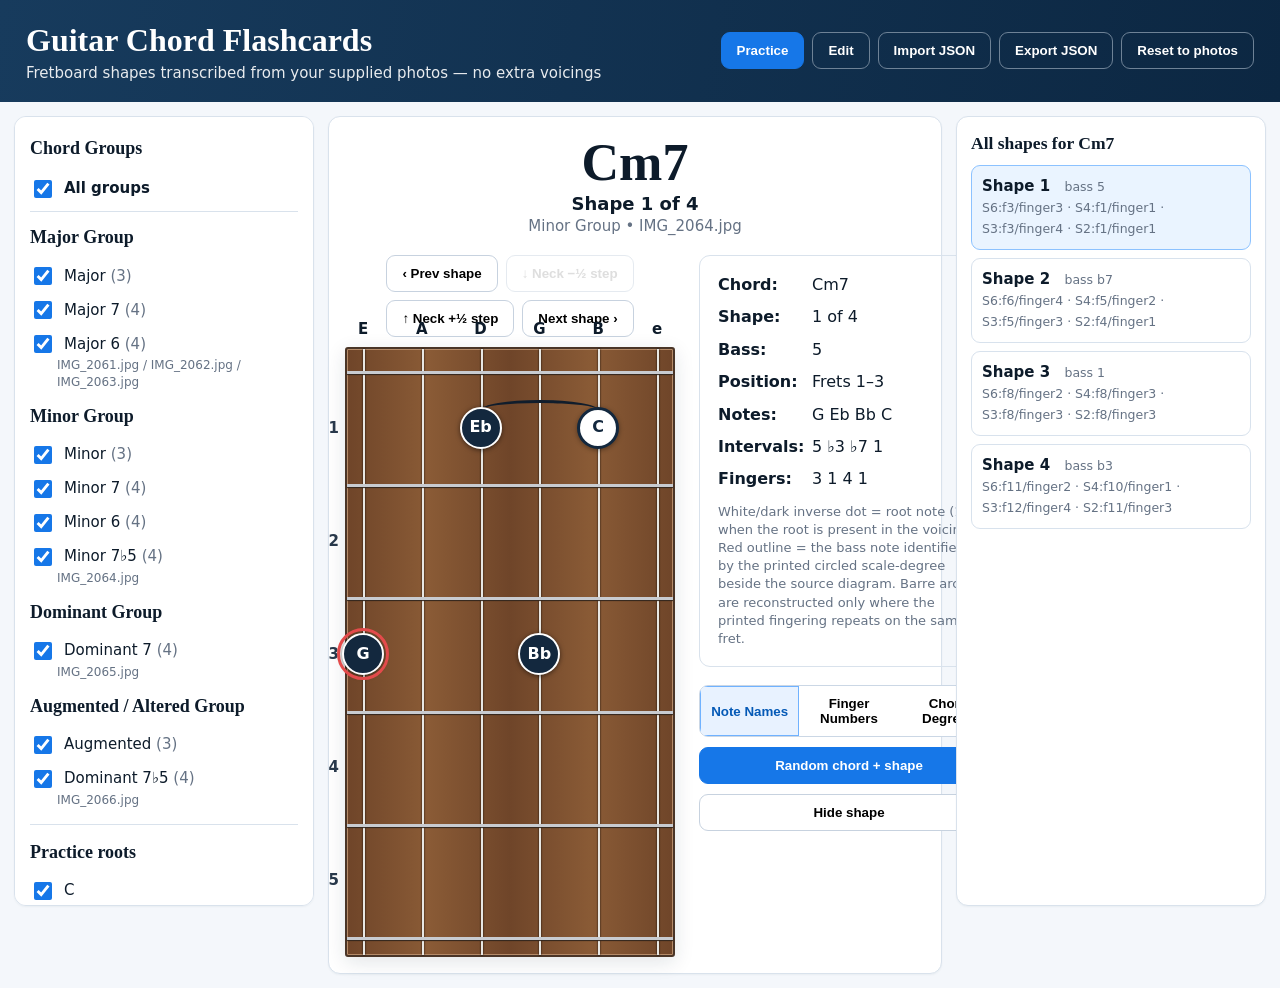
<file: jazz-chord-flashcards-extracted-v8-ios-safari.html>
<!doctype html>
<html lang="en">
<head>
<meta charset="utf-8">
<meta name="viewport" content="width=device-width,initial-scale=1,viewport-fit=cover">
<title>Photo-Extracted Guitar Chord Flashcards</title>
<style>
:root{--navy:#0f2f4f;--blue:#1677e8;--ink:#0d1b2a;--muted:#657284;--line:#d9e2ec;--panel:#fff;--bg:#f4f7fb;--wood1:#8a5b36;--wood2:#6f4529}
*{box-sizing:border-box} body{margin:0;background:var(--bg);color:var(--ink);font:15px/1.4 Inter,ui-sans-serif,system-ui,-apple-system,BlinkMacSystemFont,"Segoe UI",sans-serif}
header{background:linear-gradient(100deg,#173b5d,#0c2742);color:#fff;padding:18px 26px;display:flex;gap:20px;align-items:center;justify-content:space-between}
h1{font-family:Georgia,serif;font-size:32px;margin:0}.sub{opacity:.9}
.topBtns,.seg{display:flex;gap:8px;align-items:center}.btn{border:1px solid #c7d2df;background:#fff;padding:10px 15px;border-radius:9px;cursor:pointer;font-weight:650}.btn.primary{background:var(--blue);color:#fff;border-color:var(--blue)}.btn.dark{background:transparent;color:white;border-color:#6e8296}.btn:disabled{opacity:.45;cursor:not-allowed}
main{display:grid;grid-template-columns:300px minmax(560px,1fr) 310px;gap:14px;padding:14px;max-width:1550px;margin:auto}
.panel{background:#fff;border:1px solid var(--line);border-radius:12px;box-shadow:0 1px 2px #16324a0d}
.sidebar{padding:15px;max-height:calc(100vh - 110px);overflow:auto}.groupTitle{font-family:Georgia,serif;font-weight:700;font-size:18px;margin:4px 0 9px}
.checkrow{display:flex;align-items:center;gap:9px;padding:5px 0}.checkrow input{width:18px;height:18px;accent-color:var(--blue)}
.sourceNote{font-size:12px;color:var(--muted);margin:-4px 0 8px 27px}
.card{padding:16px;min-height:760px}.cardHead{text-align:center;position:relative}.cardHead h2{font:700 52px/1 Georgia,serif;margin:4px 0 2px}.shapeMeta{font-size:18px;font-weight:700}.muted{color:var(--muted)}
.cardBody{display:grid;grid-template-columns:minmax(330px,1fr) 300px;gap:24px;align-items:start;margin-top:18px}
.boardWrap{display:flex;flex-direction:column;align-items:center}.boardToolbar{display:flex;gap:8px;margin-bottom:10px;flex-wrap:wrap;justify-content:center}
.fretboard{position:relative;width:330px;height:610px;background:linear-gradient(90deg,var(--wood2),var(--wood1) 25%,var(--wood2) 50%,var(--wood1) 75%,var(--wood2));border:2px solid #4a3527;box-shadow:inset 0 0 0 1px #b48a68,0 5px 20px #1426381f;border-radius:3px;user-select:none}
.string{position:absolute;top:0;bottom:0;width:2px;background:#e8e7e3;box-shadow:0 0 2px #000}.stringLabel{position:absolute;top:-30px;transform:translateX(-50%);font-weight:700}
.fret{position:absolute;left:0;right:0;height:3px;background:#c8cbd0;box-shadow:0 1px 1px #30251d}.fretNum{position:absolute;left:-48px;transform:translateY(-50%);font-weight:700;color:#28384a;width:40px;text-align:right}
.dot{position:absolute;width:42px;height:42px;border-radius:50%;transform:translate(-50%,-50%);background:#13283e;border:2px solid white;display:flex;align-items:center;justify-content:center;color:#fff;font-weight:800;font-size:16px;box-shadow:0 1px 5px #0008;z-index:4;cursor:pointer}.dot.root{background:#fff;color:#13283e;border:3px solid #13283e;box-shadow:0 1px 5px #0006}.dot.bass{outline:3px solid #e34b4b;outline-offset:2px}.dot.selected{outline:4px solid #ffb000;outline-offset:2px}
.barre{position:absolute;height:20px;border-top:3px solid #101d2c;border-radius:50%;z-index:3;pointer-events:none}
.cell{position:absolute;z-index:2;cursor:crosshair}.cell:hover{background:#ffffff17}
.info{padding:18px;border:1px solid var(--line);border-radius:11px}.infoGrid{display:grid;grid-template-columns:86px 1fr;gap:10px 8px;font-size:16px}.infoGrid b{font-weight:700}
.controls{display:grid;gap:10px;margin-top:18px}.displaySeg{display:grid;grid-template-columns:1fr 1fr 1fr;border:1px solid #cbd7e5;border-radius:9px;overflow:hidden}.displaySeg button{border:0;padding:10px;background:#fff;font-weight:700;cursor:pointer}.displaySeg button.on{background:#e8f2ff;color:#0459b6;box-shadow:inset 0 0 0 1px #70b2ff}
.right{padding:14px;max-height:calc(100vh - 110px);overflow:auto}.right h3{font-family:Georgia,serif;margin:0 0 10px}.shapeItem{border:1px solid #d8e2ed;border-radius:9px;padding:10px;margin-bottom:8px;cursor:pointer}.shapeItem.active{background:#eaf4ff;border-color:#8cc2ff}.shapeItem small{color:var(--muted)}
.legend{font-size:13px;color:var(--muted);margin-top:12px}
.editor{border-top:1px solid var(--line);margin-top:14px;padding-top:14px}.fingerBtns{display:grid;grid-template-columns:repeat(5,1fr);gap:6px}.fingerBtns button{padding:8px;border:1px solid #ccd7e3;background:#fff;border-radius:7px;cursor:pointer}.fingerBtns button.on{background:#173b5d;color:#fff}.danger{color:#b42318;border-color:#f0b8b4!important}

.rangeBox{margin-top:12px;padding:11px 12px;border:1px solid var(--line);border-radius:12px;background:#f8fafc}
.rangeRow{display:grid;grid-template-columns:1fr auto 1fr;gap:8px;align-items:center;margin-top:7px}
.rangeField{display:flex;align-items:center;gap:6px}
.rangeField label{font-size:12px;font-weight:700;color:var(--muted)}
.rangeField input{width:58px;padding:7px 6px;border:1px solid var(--line);border-radius:8px;background:#fff;color:var(--ink);font-weight:700}
.rangeDash{color:var(--muted);font-weight:800}
.rangeHint{font-size:11px;line-height:1.35;color:var(--muted);margin-top:7px}
.rangeStatus{font-size:11px;line-height:1.35;margin-top:6px;font-weight:700}
.filehint{font-size:12px;color:#66788c;margin-top:8px}
@media(max-width:1100px){
  main{grid-template-columns:250px minmax(0,1fr)}
  .right{grid-column:1/-1;max-height:none}
  .cardBody{grid-template-columns:1fr}
  .info{max-width:520px;margin:auto}
  .sidebar{max-height:none}
}
@media(max-width:720px){
  body{font-size:16px;-webkit-text-size-adjust:100%}
  header{padding:14px 14px calc(14px + env(safe-area-inset-top));flex-direction:column;align-items:stretch;gap:12px}
  h1{font-size:27px}
  .sub{font-size:13px}
  .topBtns{display:grid;grid-template-columns:1fr 1fr;gap:8px}
  .topBtns .btn{min-height:44px;padding:9px 8px;font-size:13px}
  main{display:block;padding:9px;padding-left:max(9px,env(safe-area-inset-left));padding-right:max(9px,env(safe-area-inset-right))}
  .panel{margin-bottom:10px;border-radius:10px}
  .sidebar{max-height:none}
  .card{min-height:0;padding:11px;overflow:hidden}
  .cardHead h2{font-size:40px}
  .cardBody{gap:14px;margin-top:12px}
  .boardToolbar{width:100%;display:grid;grid-template-columns:1fr 1fr;gap:7px}
  .boardToolbar .btn{min-height:44px;padding:8px 6px;font-size:13px}
  .fretboard{width:min(280px,calc(100vw - 62px));height:520px;margin-left:28px;touch-action:manipulation}
  .displaySeg{grid-template-columns:1fr}
  .displaySeg button{min-height:44px;border-bottom:1px solid #dbe3ec}
  .displaySeg button:last-child{border-bottom:0}
  .controls>.btn{min-height:46px}
  .info{width:100%;padding:13px}
  .infoGrid{grid-template-columns:78px minmax(0,1fr);font-size:15px}
  .right{max-height:none}
  .shapeItem,.checkrow,.btn,.displaySeg button{touch-action:manipulation;-webkit-tap-highlight-color:rgba(22,119,232,.14)}
  .rangeField input{font-size:16px;min-height:42px}
}
</style>
</head>
<body>
<header>
  <div><h1>Guitar Chord Flashcards</h1><div class="sub">Fretboard shapes transcribed from your supplied photos — no extra voicings</div></div>
  <div class="topBtns">
    <button class="btn primary" id="practiceBtn">Practice</button>
    <button class="btn dark" id="editBtn">Edit</button>
    <button class="btn dark" id="importBtn">Import JSON</button>
    <button class="btn dark" id="exportBtn">Export JSON</button>
    <button class="btn dark" id="resetBtn">Reset to photos</button>
    <input id="fileInput" type="file" accept=".json,application/json" hidden>
  </div>
</header>
<div id="runtimeWarning" hidden style="margin:10px auto;max-width:900px;padding:10px 12px;border:1px solid #e7b4b4;background:#fff4f4;color:#8d2525;border-radius:9px;font-weight:650"></div>
<main>
  <aside class="panel sidebar">
    <div class="groupTitle">Chord Groups</div>
    <label class="checkrow" style="padding:7px 0 10px;border-bottom:1px solid var(--line);margin-bottom:7px">
      <input type="checkbox" id="allGroupsToggle" checked>
      <span><b>All groups</b></span>
    </label>
    <div id="toggles"></div>
    <hr style="border:0;border-top:1px solid var(--line);margin:15px 0">
    <div class="groupTitle">Practice roots</div>
    <div id="rootToggles"></div>

    <div class="rangeBox">
      <div class="groupTitle" style="margin:0">Practice fret range</div>
      <div class="rangeRow">
        <div class="rangeField"><label for="minFret">Min</label><input id="minFret" type="number" min="1" max="18" step="1" value="1"></div>
        <div class="rangeDash">to</div>
        <div class="rangeField"><label for="maxFret">Max</label><input id="maxFret" type="number" min="1" max="18" step="1" value="18"></div>
      </div>
      <div class="rangeHint">Random practice only uses voicings that fit completely inside this range.</div>
      <div id="rangeStatus" class="rangeStatus"></div>
    </div>

    <div class="filehint">The bundled photo transcription is embedded for direct-file use. When hosted by a local web server, the app also loads <b>photo-extracted-chords.json</b>. Edits are saved in this browser when storage is available; the app also works if Safari blocks local storage. Original printed-position labels remain stored in JSON as source metadata. The visible Position is live, and Random practice respects your selected fret range.</div>
  </aside>

  <section class="panel card">
    <div class="cardHead">
      <h2 id="chordName">Cm7</h2>
      <div class="shapeMeta" id="shapeMeta">Shape 1</div>
      <div class="muted" id="sourceMeta"></div>
    </div>
    <div class="cardBody">
      <div class="boardWrap">
        <div class="boardToolbar">
          <button class="btn" id="prevBtn">‹ Prev shape</button>
          <button class="btn" id="downNeckBtn">↓ Neck −½ step</button>
          <button class="btn" id="upNeckBtn">↑ Neck +½ step</button>
          <button class="btn" id="nextBtn">Next shape ›</button>
        </div>
        <div id="fretboard" class="fretboard"></div>
      </div>
      <div>
        <div class="info">
          <div class="infoGrid">
            <b>Chord:</b><span id="iChord"></span>
            <b>Shape:</b><span id="iShape"></span>
            <b>Bass:</b><span id="iBass"></span>
            <b>Position:</b><span id="iPos"></span>
            <b>Notes:</b><span id="iNotes"></span>
            <b>Intervals:</b><span id="iIntervals"></span>
            <b>Fingers:</b><span id="iFingers"></span>
          </div>
          <div class="legend">White/dark inverse dot = root note (1) when the root is present in the voicing. Red outline = the bass note identified by the printed circled scale-degree beside the source diagram. Barre arcs are reconstructed only where the printed fingering repeats on the same fret.</div>
        </div>
        <div class="controls">
          <div class="displaySeg">
            <button id="notesMode" class="on">Note Names</button>
            <button id="fingersMode">Finger Numbers</button>
            <button id="degreesMode">Chord Degrees</button>
          </div>
          <button class="btn primary" id="randomBtn">Random chord + shape</button>
          <button class="btn" id="hideBtn">Hide shape</button>
        </div>
        <div id="editor" class="editor" hidden>
          <b>Edit directly on fretboard</b>
          <p class="muted" style="margin:5px 0 10px">Click any fret/string cell to add or move a note. Click a dot to select it, then choose its suggested finger.</p>
          <div class="fingerBtns" id="fingerBtns"></div>
          <button class="btn danger" id="deleteNoteBtn" style="width:100%;margin-top:8px">Delete selected note</button>
          <button class="btn" id="duplicateBtn" style="width:100%;margin-top:8px">Duplicate this shape</button>
        </div>
      </div>
    </div>
  </section>

  <aside class="panel right">
    <h3 id="rightTitle">Shapes</h3>
    <div id="shapeList"></div>
  </aside>
</main>

<script>
const EMBEDDED = {"schema_version": 2, "title": "Photo-extracted jazz chord shapes", "reference_root": "C", "string_order": [6, 5, 4, 3, 2, 1], "tuning": {"6": "E", "5": "A", "4": "D", "3": "G", "2": "B", "1": "E"}, "note_convention": "Each shape is the printed C-reference voicing from the supplied photos. Transposition moves the entire shape by the same number of semitones; it does not invent alternate voicings.", "groups": [{"id": "major", "label": "Major Group", "source": "IMG_2061.jpg / IMG_2062.jpg / IMG_2063.jpg", "chords": [{"id": "major", "label": "Major", "suffix": "", "quality_intervals": [0, 4, 7], "shapes": [{"id": "C-major-1", "bass_degree": "5", "printed_position": null, "notes": [{"string": 6, "fret": 3, "finger": 2, "interval": "5", "c_note": "G"}, {"string": 4, "fret": 2, "finger": 1, "interval": "3", "c_note": "E"}, {"string": 3, "fret": 5, "finger": 4, "interval": "1", "c_note": "C"}], "muted_strings": [5, 2, 1]}, {"id": "C-major-2", "bass_degree": "1", "printed_position": "5 fr", "notes": [{"string": 6, "fret": 8, "finger": 3, "interval": "1", "c_note": "C"}, {"string": 4, "fret": 5, "finger": 1, "interval": "5", "c_note": "G"}, {"string": 3, "fret": 9, "finger": 4, "interval": "3", "c_note": "E"}], "muted_strings": [5, 2, 1]}, {"id": "C-major-3", "bass_degree": "3", "printed_position": "10 fr", "notes": [{"string": 6, "fret": 12, "finger": 3, "interval": "3", "c_note": "E"}, {"string": 4, "fret": 10, "finger": 1, "interval": "1", "c_note": "C"}, {"string": 3, "fret": 12, "finger": 4, "interval": "5", "c_note": "G"}], "muted_strings": [5, 2, 1]}]}, {"id": "maj7", "label": "Major 7", "suffix": "maj7", "quality_intervals": [0, 4, 7, 11], "shapes": [{"id": "C-maj7-1", "bass_degree": "5", "printed_position": null, "notes": [{"string": 6, "fret": 3, "finger": 2, "interval": "5", "c_note": "G"}, {"string": 4, "fret": 2, "finger": 1, "interval": "3", "c_note": "E"}, {"string": 3, "fret": 4, "finger": 4, "interval": "7", "c_note": "B"}], "muted_strings": [5, 2, 1]}, {"id": "C-maj7-2", "bass_degree": "7", "printed_position": "5 fr", "notes": [{"string": 6, "fret": 7, "finger": 3, "interval": "7", "c_note": "B"}, {"string": 4, "fret": 5, "finger": 1, "interval": "5", "c_note": "G"}, {"string": 3, "fret": 5, "finger": 1, "interval": "1", "c_note": "C"}, {"string": 2, "fret": 5, "finger": 1, "interval": "3", "c_note": "E"}], "barres": [{"finger": 1, "fret": 5, "from_string": 4, "to_string": 2}], "muted_strings": [5, 1]}, {"id": "C-maj7-3", "bass_degree": "1", "printed_position": "8 fr", "notes": [{"string": 6, "fret": 8, "finger": 1, "interval": "1", "c_note": "C"}, {"string": 4, "fret": 9, "finger": 3, "interval": "7", "c_note": "B"}, {"string": 3, "fret": 9, "finger": 4, "interval": "3", "c_note": "E"}, {"string": 2, "fret": 8, "finger": 2, "interval": "5", "c_note": "G"}], "muted_strings": [5, 1]}, {"id": "C-maj7-4", "bass_degree": "3", "printed_position": "10 fr", "notes": [{"string": 6, "fret": 12, "finger": 2, "interval": "3", "c_note": "E"}, {"string": 4, "fret": 10, "finger": 1, "interval": "1", "c_note": "C"}, {"string": 3, "fret": 12, "finger": 3, "interval": "5", "c_note": "G"}, {"string": 2, "fret": 12, "finger": 4, "interval": "7", "c_note": "B"}], "muted_strings": [5, 1]}]}, {"id": "6", "label": "Major 6", "suffix": "6", "quality_intervals": [0, 4, 7, 9], "shapes": [{"id": "C6-1", "bass_degree": "5", "printed_position": null, "notes": [{"string": 6, "fret": 3, "finger": 4, "interval": "5", "c_note": "G"}, {"string": 4, "fret": 2, "finger": 2, "interval": "3", "c_note": "E"}, {"string": 3, "fret": 2, "finger": 3, "interval": "6", "c_note": "A"}, {"string": 2, "fret": 1, "finger": 1, "interval": "1", "c_note": "C"}], "muted_strings": [5, 1]}, {"id": "C6-2", "bass_degree": "6", "printed_position": null, "notes": [{"string": 6, "fret": 5, "finger": 2, "interval": "6", "c_note": "A"}, {"string": 4, "fret": 5, "finger": 3, "interval": "5", "c_note": "G"}, {"string": 3, "fret": 5, "finger": 3, "interval": "1", "c_note": "C"}, {"string": 2, "fret": 5, "finger": 3, "interval": "3", "c_note": "E"}], "barres": [{"finger": 3, "fret": 5, "from_string": 4, "to_string": 2}], "muted_strings": [5, 1]}, {"id": "C6-3", "bass_degree": "1", "printed_position": "7 fr", "notes": [{"string": 6, "fret": 8, "finger": 2, "interval": "1", "c_note": "C"}, {"string": 4, "fret": 7, "finger": 1, "interval": "6", "c_note": "A"}, {"string": 3, "fret": 9, "finger": 4, "interval": "3", "c_note": "E"}, {"string": 2, "fret": 8, "finger": 3, "interval": "5", "c_note": "G"}], "muted_strings": [5, 1]}, {"id": "C6-4", "bass_degree": "3", "printed_position": "10 fr", "notes": [{"string": 6, "fret": 12, "finger": 3, "interval": "3", "c_note": "E"}, {"string": 4, "fret": 10, "finger": 1, "interval": "1", "c_note": "C"}, {"string": 3, "fret": 12, "finger": 4, "interval": "5", "c_note": "G"}, {"string": 2, "fret": 10, "finger": 1, "interval": "6", "c_note": "A"}], "barres": [{"finger": 1, "fret": 10, "from_string": 4, "to_string": 2}], "muted_strings": [5, 1]}]}]}, {"id": "minor", "label": "Minor Group", "source": "IMG_2064.jpg", "chords": [{"id": "minor", "label": "Minor", "suffix": "m", "quality_intervals": [0, 3, 7], "shapes": [{"id": "Cm-1", "bass_degree": "5", "printed_position": null, "notes": [{"string": 6, "fret": 3, "finger": 2, "interval": "5", "c_note": "G"}, {"string": 4, "fret": 1, "finger": 1, "interval": "b3", "c_note": "Eb"}, {"string": 3, "fret": 5, "finger": 4, "interval": "1", "c_note": "C"}], "muted_strings": [5, 2, 1]}, {"id": "Cm-2", "bass_degree": "1", "printed_position": "5 fr", "notes": [{"string": 6, "fret": 8, "finger": 3, "interval": "1", "c_note": "C"}, {"string": 4, "fret": 5, "finger": 1, "interval": "5", "c_note": "G"}, {"string": 3, "fret": 8, "finger": 4, "interval": "b3", "c_note": "Eb"}], "muted_strings": [5, 2, 1]}, {"id": "Cm-3", "bass_degree": "b3", "printed_position": "10 fr", "notes": [{"string": 6, "fret": 11, "finger": 2, "interval": "b3", "c_note": "Eb"}, {"string": 4, "fret": 10, "finger": 1, "interval": "1", "c_note": "C"}, {"string": 3, "fret": 12, "finger": 4, "interval": "5", "c_note": "G"}], "muted_strings": [5, 2, 1]}]}, {"id": "m7", "label": "Minor 7", "suffix": "m7", "quality_intervals": [0, 3, 7, 10], "shapes": [{"id": "Cm7-1", "bass_degree": "5", "printed_position": null, "notes": [{"string": 6, "fret": 3, "finger": 3, "interval": "5", "c_note": "G"}, {"string": 4, "fret": 1, "finger": 1, "interval": "b3", "c_note": "Eb"}, {"string": 3, "fret": 3, "finger": 4, "interval": "b7", "c_note": "Bb"}, {"string": 2, "fret": 1, "finger": 1, "interval": "1", "c_note": "C"}], "barres": [{"finger": 1, "fret": 1, "from_string": 4, "to_string": 2}], "muted_strings": [5, 1]}, {"id": "Cm7-2", "bass_degree": "b7", "printed_position": "4 fr", "notes": [{"string": 6, "fret": 6, "finger": 4, "interval": "b7", "c_note": "Bb"}, {"string": 4, "fret": 5, "finger": 2, "interval": "5", "c_note": "G"}, {"string": 3, "fret": 5, "finger": 3, "interval": "1", "c_note": "C"}, {"string": 2, "fret": 4, "finger": 1, "interval": "b3", "c_note": "Eb"}], "muted_strings": [5, 1]}, {"id": "Cm7-3", "bass_degree": "1", "printed_position": "8 fr", "notes": [{"string": 6, "fret": 8, "finger": 2, "interval": "1", "c_note": "C"}, {"string": 4, "fret": 8, "finger": 3, "interval": "b7", "c_note": "Bb"}, {"string": 3, "fret": 8, "finger": 3, "interval": "b3", "c_note": "Eb"}, {"string": 2, "fret": 8, "finger": 3, "interval": "5", "c_note": "G"}], "barres": [{"finger": 3, "fret": 8, "from_string": 4, "to_string": 2}], "muted_strings": [5, 1]}, {"id": "Cm7-4", "bass_degree": "b3", "printed_position": "10 fr", "notes": [{"string": 6, "fret": 11, "finger": 2, "interval": "b3", "c_note": "Eb"}, {"string": 4, "fret": 10, "finger": 1, "interval": "1", "c_note": "C"}, {"string": 3, "fret": 12, "finger": 4, "interval": "5", "c_note": "G"}, {"string": 2, "fret": 11, "finger": 3, "interval": "b7", "c_note": "Bb"}], "muted_strings": [5, 1]}]}, {"id": "m6", "label": "Minor 6", "suffix": "m6", "quality_intervals": [0, 3, 7, 9], "shapes": [{"id": "Cm6-1", "bass_degree": "5", "printed_position": null, "notes": [{"string": 6, "fret": 3, "finger": 3, "interval": "5", "c_note": "G"}, {"string": 4, "fret": 1, "finger": 1, "interval": "b3", "c_note": "Eb"}, {"string": 3, "fret": 2, "finger": 2, "interval": "6", "c_note": "A"}, {"string": 2, "fret": 1, "finger": 1, "interval": "1", "c_note": "C"}], "barres": [{"finger": 1, "fret": 1, "from_string": 4, "to_string": 2}], "muted_strings": [5, 1]}, {"id": "Cm6-2", "bass_degree": "6", "printed_position": null, "notes": [{"string": 6, "fret": 5, "finger": 2, "interval": "6", "c_note": "A"}, {"string": 4, "fret": 5, "finger": 3, "interval": "5", "c_note": "G"}, {"string": 3, "fret": 5, "finger": 4, "interval": "1", "c_note": "C"}, {"string": 2, "fret": 4, "finger": 1, "interval": "b3", "c_note": "Eb"}], "muted_strings": [5, 1]}, {"id": "Cm6-3", "bass_degree": "1", "printed_position": "7 fr", "notes": [{"string": 6, "fret": 8, "finger": 2, "interval": "1", "c_note": "C"}, {"string": 4, "fret": 7, "finger": 1, "interval": "6", "c_note": "A"}, {"string": 3, "fret": 8, "finger": 3, "interval": "b3", "c_note": "Eb"}, {"string": 2, "fret": 8, "finger": 4, "interval": "5", "c_note": "G"}], "muted_strings": [5, 1]}, {"id": "Cm6-4", "bass_degree": "b3", "printed_position": "10 fr", "notes": [{"string": 6, "fret": 11, "finger": 2, "interval": "b3", "c_note": "Eb"}, {"string": 4, "fret": 10, "finger": 1, "interval": "1", "c_note": "C"}, {"string": 3, "fret": 12, "finger": 3, "interval": "5", "c_note": "G"}, {"string": 2, "fret": 10, "finger": 1, "interval": "6", "c_note": "A"}], "barres": [{"finger": 1, "fret": 10, "from_string": 4, "to_string": 2}], "muted_strings": [5, 1]}]}, {"id": "m7b5", "label": "Minor 7♭5", "suffix": "m7♭5", "quality_intervals": [0, 3, 6, 10], "shapes": [{"id": "Cm7b5-1", "bass_degree": "b5", "printed_position": null, "notes": [{"string": 6, "fret": 2, "finger": 3, "interval": "b5", "c_note": "Gb"}, {"string": 4, "fret": 1, "finger": 1, "interval": "b3", "c_note": "Eb"}, {"string": 3, "fret": 3, "finger": 4, "interval": "b7", "c_note": "Bb"}, {"string": 2, "fret": 1, "finger": 1, "interval": "1", "c_note": "C"}], "barres": [{"finger": 1, "fret": 1, "from_string": 4, "to_string": 2}], "muted_strings": [5, 1]}, {"id": "Cm7b5-2", "bass_degree": "b7", "printed_position": "4 fr", "notes": [{"string": 6, "fret": 6, "finger": 4, "interval": "b7", "c_note": "Bb"}, {"string": 4, "fret": 4, "finger": 1, "interval": "b5", "c_note": "Gb"}, {"string": 3, "fret": 5, "finger": 2, "interval": "1", "c_note": "C"}, {"string": 2, "fret": 4, "finger": 1, "interval": "b3", "c_note": "Eb"}], "barres": [{"finger": 1, "fret": 4, "from_string": 4, "to_string": 2}], "muted_strings": [5, 1]}, {"id": "Cm7b5-3", "bass_degree": "1", "printed_position": "7 fr", "notes": [{"string": 6, "fret": 8, "finger": 2, "interval": "1", "c_note": "C"}, {"string": 4, "fret": 8, "finger": 3, "interval": "b7", "c_note": "Bb"}, {"string": 3, "fret": 8, "finger": 4, "interval": "b3", "c_note": "Eb"}, {"string": 2, "fret": 7, "finger": 1, "interval": "b5", "c_note": "Gb"}], "muted_strings": [5, 1]}, {"id": "Cm7b5-4", "bass_degree": "b3", "printed_position": "10 fr", "notes": [{"string": 6, "fret": 11, "finger": 2, "interval": "b3", "c_note": "Eb"}, {"string": 4, "fret": 10, "finger": 1, "interval": "1", "c_note": "C"}, {"string": 3, "fret": 11, "finger": 3, "interval": "b5", "c_note": "Gb"}, {"string": 2, "fret": 11, "finger": 4, "interval": "b7", "c_note": "Bb"}], "muted_strings": [5, 1]}]}]}, {"id": "dominant", "label": "Dominant Group", "source": "IMG_2065.jpg", "chords": [{"id": "7", "label": "Dominant 7", "suffix": "7", "quality_intervals": [0, 4, 7, 10], "shapes": [{"id": "C7-1", "bass_degree": "5", "printed_position": null, "notes": [{"string": 6, "fret": 3, "finger": 3, "interval": "5", "c_note": "G"}, {"string": 4, "fret": 2, "finger": 2, "interval": "3", "c_note": "E"}, {"string": 3, "fret": 3, "finger": 4, "interval": "b7", "c_note": "Bb"}, {"string": 2, "fret": 1, "finger": 1, "interval": "1", "c_note": "C"}], "muted_strings": [5, 1]}, {"id": "C7-2", "bass_degree": "b7", "printed_position": "5 fr", "notes": [{"string": 6, "fret": 6, "finger": 2, "interval": "b7", "c_note": "Bb"}, {"string": 4, "fret": 5, "finger": 1, "interval": "5", "c_note": "G"}, {"string": 3, "fret": 5, "finger": 1, "interval": "1", "c_note": "C"}, {"string": 2, "fret": 5, "finger": 1, "interval": "3", "c_note": "E"}], "barres": [{"finger": 1, "fret": 5, "from_string": 4, "to_string": 2}], "muted_strings": [5, 1]}, {"id": "C7-3", "bass_degree": "1", "printed_position": "8 fr", "notes": [{"string": 6, "fret": 8, "finger": 1, "interval": "1", "c_note": "C"}, {"string": 4, "fret": 8, "finger": 2, "interval": "b7", "c_note": "Bb"}, {"string": 3, "fret": 9, "finger": 4, "interval": "3", "c_note": "E"}, {"string": 2, "fret": 8, "finger": 3, "interval": "5", "c_note": "G"}], "muted_strings": [5, 1]}, {"id": "C7-4", "bass_degree": "3", "printed_position": "10 fr", "notes": [{"string": 6, "fret": 12, "finger": 3, "interval": "3", "c_note": "E"}, {"string": 4, "fret": 10, "finger": 1, "interval": "1", "c_note": "C"}, {"string": 3, "fret": 12, "finger": 4, "interval": "5", "c_note": "G"}, {"string": 2, "fret": 11, "finger": 2, "interval": "b7", "c_note": "Bb"}], "muted_strings": [5, 1]}]}]}, {"id": "augmented", "label": "Augmented / Altered Group", "source": "IMG_2066.jpg", "chords": [{"id": "aug", "label": "Augmented", "suffix": "+", "quality_intervals": [0, 4, 8], "shapes": [{"id": "Caug-1", "bass_degree": "#5", "printed_position": null, "notes": [{"string": 6, "fret": 4, "finger": 3, "interval": "#5", "c_note": "Ab"}, {"string": 4, "fret": 2, "finger": 1, "interval": "3", "c_note": "E"}, {"string": 3, "fret": 5, "finger": 4, "interval": "1", "c_note": "C"}], "muted_strings": [5, 2, 1]}, {"id": "Caug-2", "bass_degree": "1", "printed_position": "6 fr", "notes": [{"string": 6, "fret": 8, "finger": 3, "interval": "1", "c_note": "C"}, {"string": 4, "fret": 6, "finger": 1, "interval": "#5", "c_note": "Ab"}, {"string": 3, "fret": 9, "finger": 4, "interval": "3", "c_note": "E"}], "muted_strings": [5, 2, 1]}, {"id": "Caug-3", "bass_degree": "3", "printed_position": "10 fr", "notes": [{"string": 6, "fret": 12, "finger": 3, "interval": "3", "c_note": "E"}, {"string": 4, "fret": 10, "finger": 1, "interval": "1", "c_note": "C"}, {"string": 3, "fret": 13, "finger": 4, "interval": "#5", "c_note": "Ab"}], "muted_strings": [5, 2, 1]}]}, {"id": "7b5", "label": "Dominant 7♭5", "suffix": "7♭5", "quality_intervals": [0, 4, 6, 10], "shapes": [{"id": "C7b5-1", "bass_degree": "b5", "printed_position": null, "notes": [{"string": 6, "fret": 2, "finger": 2, "interval": "b5", "c_note": "Gb"}, {"string": 4, "fret": 2, "finger": 3, "interval": "3", "c_note": "E"}, {"string": 3, "fret": 3, "finger": 4, "interval": "b7", "c_note": "Bb"}, {"string": 2, "fret": 1, "finger": 1, "interval": "1", "c_note": "C"}], "muted_strings": [5, 1]}, {"id": "C7b5-2", "bass_degree": "b7", "printed_position": "4 fr", "notes": [{"string": 6, "fret": 6, "finger": 4, "interval": "b7", "c_note": "Bb"}, {"string": 4, "fret": 4, "finger": 1, "interval": "b5", "c_note": "Gb"}, {"string": 3, "fret": 5, "finger": 2, "interval": "1", "c_note": "C"}, {"string": 2, "fret": 5, "finger": 3, "interval": "3", "c_note": "E"}], "muted_strings": [5, 1]}, {"id": "C7b5-3", "bass_degree": "1", "printed_position": "7 fr", "notes": [{"string": 6, "fret": 8, "finger": 2, "interval": "1", "c_note": "C"}, {"string": 4, "fret": 8, "finger": 3, "interval": "b7", "c_note": "Bb"}, {"string": 3, "fret": 9, "finger": 4, "interval": "3", "c_note": "E"}, {"string": 2, "fret": 7, "finger": 1, "interval": "b5", "c_note": "Gb"}], "muted_strings": [5, 1]}, {"id": "C7b5-4", "bass_degree": "3", "printed_position": "10 fr", "notes": [{"string": 6, "fret": 12, "finger": 4, "interval": "3", "c_note": "E"}, {"string": 4, "fret": 10, "finger": 1, "interval": "1", "c_note": "C"}, {"string": 3, "fret": 11, "finger": 2, "interval": "b5", "c_note": "Gb"}, {"string": 2, "fret": 11, "finger": 3, "interval": "b7", "c_note": "Bb"}], "muted_strings": [5, 1]}]}]}]};
const STORAGE_KEY = "photo-extracted-chords-v2";
const PREFS_KEY = "photo-extracted-chords-prefs-v1";
const ROOTS = [
  {name:"C",pc:0},{name:"Db",pc:1},{name:"D",pc:2},{name:"Eb",pc:3},{name:"E",pc:4},{name:"F",pc:5},
  {name:"Gb",pc:6},{name:"G",pc:7},{name:"Ab",pc:8},{name:"A",pc:9},{name:"Bb",pc:10},{name:"B",pc:11}
];
const NOTE_NAMES=["C","Db","D","Eb","E","F","Gb","G","Ab","A","Bb","B"];
const OPEN={6:4,5:9,4:2,3:7,2:11,1:4};
const STRING_X={6:0,5:1,4:2,3:3,2:4,1:5};
let db=null, mode="practice", displayMode="notes", hidden=false, selectedNoteIndex=null;
let enabledChordIds=new Set(), enabledRoots=new Set(ROOTS.map(r=>r.name));
let current={groupId:"minor",chordId:"m7",shapeIndex:0,rootName:"C",neckShift:null};
let fretRange={min:1,max:18};

function clone(x){return JSON.parse(JSON.stringify(x))}
function storageGet(key){
  try{return window.localStorage ? window.localStorage.getItem(key) : null}catch(e){return null}
}
function storageSet(key,value){
  try{if(window.localStorage){window.localStorage.setItem(key,value);return true}}catch(e){}
  return false
}
function storageRemove(key){
  try{if(window.localStorage)window.localStorage.removeItem(key)}catch(e){}
}
function showRuntimeWarning(message){
  const el=document.getElementById("runtimeWarning");
  if(!el)return;
  el.textContent=message;
  el.hidden=false;
}
async function loadDB(){
  const saved=storageGet(STORAGE_KEY);
  if(saved){ try{db=JSON.parse(saved); init(); return;}catch(e){} }
  if(location.protocol!=="file:"){
    try{
      const r=await fetch("photo-extracted-chords.json",{cache:"no-store"});
      if(r.ok){db=await r.json(); init(); return;}
    }catch(e){}
  }
  db=clone(EMBEDDED); init();
}
function save(){ storageSet(STORAGE_KEY,JSON.stringify(db)); }
function allChords(){
  const out=[];
  db.groups.forEach(function(g){
    g.chords.forEach(function(c){out.push({group:g,chord:c})});
  });
  return out;
}
function getCurrent(){
  const group=db.groups.find(g=>g.id===current.groupId)||db.groups[0];
  const chord=group.chords.find(c=>c.id===current.chordId)||group.chords[0];
  current.groupId=group.id; current.chordId=chord.id;
  current.shapeIndex=Math.max(0,Math.min(current.shapeIndex,chord.shapes.length-1));
  return {group,chord,shape:chord.shapes[current.shapeIndex]};
}
function suffixName(root,chord){return root+chord.suffix}
function intervalName(pc){return ["1","b2","2","b3","3","4","b5","5","#5","6","b7","7"][pc]}
function prettyInterval(x){return String(x).replace(/^b/,"♭").replace(/^#/,"♯")}
function mod12(n){return ((n%12)+12)%12}
function possibleShifts(shape, rootPc, minFret=fretRange.min, maxFret=fretRange.max){
  if(!shape.notes || !shape.notes.length) return [];
  const minSource=Math.min(...shape.notes.map(n=>n.fret));
  const maxSource=Math.max(...shape.notes.map(n=>n.fret));

  // A valid transposition must remain congruent to the selected root (mod 12)
  // while placing every note inside the chosen physical fret window.
  const lowShift=minFret-minSource;
  const highShift=maxFret-maxSource;
  if(lowShift>highShift) return [];

  const kMin=Math.ceil((lowShift-rootPc)/12);
  const kMax=Math.floor((highShift-rootPc)/12);
  const out=[];
  for(let k=kMin;k<=kMax;k++) out.push(rootPc+12*k);
  return out;
}
function normalizeShift(shape, rootPc){
  const options=possibleShifts(shape,rootPc);
  if(options.length){
    // Prefer the placement nearest the original photographed position.
    return options.reduce((best,s)=>Math.abs(s)<Math.abs(best)?s:best,options[0]);
  }

  // Fallback used only when the user selects a range too narrow for this
  // particular voicing. Keep it inside the physical 1–18 board if possible.
  let shift=rootPc;
  if(!shape.notes || !shape.notes.length) return shift;
  const minSource=Math.min(...shape.notes.map(n=>n.fret));
  const maxSource=Math.max(...shape.notes.map(n=>n.fret));
  while(maxSource+shift>18) shift-=12;
  while(minSource+shift<1) shift+=12;
  return shift;
}
function nearestAllowedShift(shape, rootPc, preferredShift=null){
  const options=possibleShifts(shape,rootPc);
  if(!options.length) return null;
  const target=Number.isInteger(preferredShift)?preferredShift:normalizeShift(shape,rootPc);
  return options.reduce((best,s)=>Math.abs(s-target)<Math.abs(best-target)?s:best,options[0]);
}
function transposed(shape, rootPc, forcedShift){
  const shift=Number.isInteger(forcedShift)?forcedShift:normalizeShift(shape,rootPc);
  return {
    shift:shift,
    notes:shape.notes.map(function(n,i){
      const fret=n.fret+shift;
      const pitch=mod12(OPEN[n.string]+fret);
      return {
        string:n.string,
        fret:fret,
        finger:n.finger,
        interval:intervalName(mod12(pitch-rootPc)),
        c_note:n.c_note,
        _i:i,
        pitch:pitch,
        note:NOTE_NAMES[pitch]
      };
    }),
    barres:(shape.barres||[]).map(function(b){
      return {finger:b.finger,fret:b.fret+shift,from_string:b.from_string,to_string:b.to_string};
    })
  };
}

function loadPrefs(){
  try{
    const p=JSON.parse(storageGet(PREFS_KEY)||"null");
    if(!p) return false;
    if(Array.isArray(p.enabledChordIds)) enabledChordIds=new Set(p.enabledChordIds);
    if(Array.isArray(p.enabledRoots)) enabledRoots=new Set(p.enabledRoots);
    if(p.displayMode==="notes"||p.displayMode==="fingers"||p.displayMode==="degrees") displayMode=p.displayMode;
    if(p.fretRange && Number.isInteger(p.fretRange.min) && Number.isInteger(p.fretRange.max)){
      fretRange={
        min:Math.max(1,Math.min(18,p.fretRange.min)),
        max:Math.max(1,Math.min(18,p.fretRange.max))
      };
      if(fretRange.min>fretRange.max) [fretRange.min,fretRange.max]=[fretRange.max,fretRange.min];
    }
    if(p.current && typeof p.current==="object"){
      current={
        groupId:p.current.groupId||current.groupId,
        chordId:p.current.chordId||current.chordId,
        shapeIndex:Number.isInteger(p.current.shapeIndex)?p.current.shapeIndex:current.shapeIndex,
        rootName:p.current.rootName||current.rootName,
        neckShift:Number.isInteger(p.current.neckShift)?p.current.neckShift:null
      };
    }
    return true;
  }catch(e){ return false; }
}
function savePrefs(){
  try{
    storageSet(PREFS_KEY,JSON.stringify({
      enabledChordIds:[...enabledChordIds],
      enabledRoots:[...enabledRoots],
      displayMode,
      fretRange,
      current
    }));
  }catch(e){}
}

function init(){
  const loadedPrefs=loadPrefs();
  if(!loadedPrefs){
    enabledChordIds=new Set(allChords().map(x=>x.chord.id));
    enabledRoots=new Set(ROOTS.map(r=>r.name));
    fretRange={min:1,max:18};
  }else{
    // Drop stale IDs/names if the dataset changed.
    const validChordIds=new Set(allChords().map(x=>x.chord.id));
    enabledChordIds=new Set([...enabledChordIds].filter(id=>validChordIds.has(id)));
    const validRoots=new Set(ROOTS.map(r=>r.name));
    enabledRoots=new Set([...enabledRoots].filter(r=>validRoots.has(r)));
  }
  document.getElementById("minFret").value=fretRange.min;
  document.getElementById("maxFret").value=fretRange.max;
  fitCurrentToRange();
  renderToggles(); renderRootToggles(); buildFingerButtons(); renderAll(); savePrefs();
}
function syncAllGroupsToggle(){
  const master=document.getElementById("allGroupsToggle");
  if(!master)return;
  const ids=allChords().map(x=>x.chord.id);
  const count=ids.filter(id=>enabledChordIds.has(id)).length;
  master.checked=count===ids.length;
  master.indeterminate=count>0 && count<ids.length;
}
function renderToggles(){
  const el=document.getElementById("toggles"); el.innerHTML="";
  db.groups.forEach(g=>{
    const h=document.createElement("div"); h.className="groupTitle"; h.style.marginTop="13px"; h.textContent=g.label; el.appendChild(h);
    g.chords.forEach(c=>{
      const row=document.createElement("label"); row.className="checkrow";
      const checked=enabledChordIds.has(c.id)?"checked":"";
      row.innerHTML=`<input type="checkbox" ${checked} data-id="${c.id}"><span>${c.label} <span class="muted">(${c.shapes.length})</span></span>`;
      row.querySelector("input").onchange=e=>{
        e.target.checked?enabledChordIds.add(c.id):enabledChordIds.delete(c.id);
        syncAllGroupsToggle();
        savePrefs();
      };
      el.appendChild(row);
    });
    const s=document.createElement("div"); s.className="sourceNote"; s.textContent=g.source; el.appendChild(s);
  });
  const master=document.getElementById("allGroupsToggle");
  master.onchange=e=>{
    const turnOn=e.target.checked;
    enabledChordIds = turnOn
      ? new Set(allChords().map(x=>x.chord.id))
      : new Set();
    el.querySelectorAll('input[type="checkbox"][data-id]').forEach(cb=>cb.checked=turnOn);
    syncAllGroupsToggle();
    savePrefs();
  };
  syncAllGroupsToggle();
}
function renderRootToggles(){
  const el=document.getElementById("rootToggles"); el.innerHTML="";
  ROOTS.forEach(r=>{
    const row=document.createElement("label"); row.className="checkrow";
    const checked=enabledRoots.has(r.name)?"checked":"";
    row.innerHTML=`<input type="checkbox" ${checked}><span>${r.name}</span>`;
    row.querySelector("input").onchange=e=>{
      e.target.checked?enabledRoots.add(r.name):enabledRoots.delete(r.name);
      savePrefs();
    };
    el.appendChild(row);
  });
}
function buildFingerButtons(){
  const el=document.getElementById("fingerBtns"); el.innerHTML="";
  [1,2,3,4,"—"].forEach(f=>{
    const b=document.createElement("button"); b.textContent=f;
    b.onclick=()=>setFinger(f==="—"?null:f); el.appendChild(b);
  });
}
function setFinger(f){
  if(mode!=="edit"||selectedNoteIndex==null)return;
  const {shape}=getCurrent(); shape.notes[selectedNoteIndex].finger=f; save(); renderAll();
}
function fitCurrentToRange(){
  const {shape}=getCurrent();
  const root=ROOTS.find(r=>r.name===current.rootName)||ROOTS[0];
  const fitted=nearestAllowedShift(shape,root.pc,current.neckShift);
  if(fitted!==null) current.neckShift=fitted;
}
function updateFretRange(){
  let lo=parseInt(document.getElementById("minFret").value,10);
  let hi=parseInt(document.getElementById("maxFret").value,10);
  if(!Number.isFinite(lo)) lo=1;
  if(!Number.isFinite(hi)) hi=18;
  lo=Math.max(1,Math.min(18,lo));
  hi=Math.max(1,Math.min(18,hi));
  if(lo>hi){
    // Keep the control the user just changed valid by collapsing to one fret.
    const active=document.activeElement && document.activeElement.id;
    if(active==="minFret") hi=lo; else lo=hi;
  }
  fretRange={min:lo,max:hi};
  document.getElementById("minFret").value=lo;
  document.getElementById("maxFret").value=hi;
  fitCurrentToRange();
  renderAll();
  savePrefs();
}
function renderAll(){renderCard();renderShapes();}
function renderCard(){
  const {group,chord,shape}=getCurrent();
  const root=ROOTS.find(r=>r.name===current.rootName)||ROOTS[0];
  const t=transposed(shape,root.pc,current.neckShift);
  document.getElementById("chordName").textContent=suffixName(root.name,chord);
  document.getElementById("shapeMeta").textContent=`Shape ${current.shapeIndex+1} of ${chord.shapes.length}`;
  document.getElementById("sourceMeta").textContent=`${group.label} • ${group.source}`;
  document.getElementById("iChord").textContent=suffixName(root.name,chord);
  document.getElementById("iShape").textContent=`${current.shapeIndex+1} of ${chord.shapes.length}`;
  document.getElementById("iBass").textContent=shape.bass_degree;
  {
    const fretVals=t.notes.map(n=>n.fret);
    const lo=Math.min(...fretVals), hi=Math.max(...fretVals);
    document.getElementById("iPos").textContent = lo===hi ? `Fret ${lo}` : `Frets ${lo}–${hi}`;
  }
  document.getElementById("iNotes").textContent=t.notes.map(n=>n.note).join("  ");
  document.getElementById("iIntervals").textContent=t.notes.map(n=>prettyInterval(n.interval)).join("  ");
  document.getElementById("iFingers").textContent=t.notes.map(n=>(n.finger==null?"—":n.finger)).join("  ");
  drawFretboard(t,shape);
  document.getElementById("notesMode").classList.toggle("on",displayMode==="notes");
  document.getElementById("fingersMode").classList.toggle("on",displayMode==="fingers");
  document.getElementById("degreesMode").classList.toggle("on",displayMode==="degrees");
  const currentFrets=t.notes.map(n=>n.fret);
  const currentLo=Math.min(...currentFrets), currentHi=Math.max(...currentFrets);
  const insideRange=currentLo>=fretRange.min && currentHi<=fretRange.max;
  const status=document.getElementById("rangeStatus");
  status.textContent=insideRange
    ? `Current voicing fits: frets ${fretRange.min}–${fretRange.max}`
    : `Current voicing is outside frets ${fretRange.min}–${fretRange.max}; Random will skip placements like this.`;
  status.style.color=insideRange?"var(--muted)":"#a33";
  document.getElementById("downNeckBtn").disabled=currentLo<=fretRange.min;
  document.getElementById("upNeckBtn").disabled=currentHi>=fretRange.max;
  document.getElementById("editor").hidden=mode!=="edit";
  document.getElementById("practiceBtn").className="btn "+(mode==="practice"?"primary":"dark");
  document.getElementById("editBtn").className="btn "+(mode==="edit"?"primary":"dark");
}
function drawFretboard(t,shape){
  const el=document.getElementById("fretboard"); el.innerHTML="";
  const width=el.clientWidth||330, height=el.clientHeight||610, marginX=16, top=22, bottom=18;
  const xs={}; [6,5,4,3,2,1].forEach((s,i)=>xs[s]=marginX+i*(width-2*marginX)/5);
  const frets=t.notes.map(n=>n.fret);
  const min=Math.max(1,Math.min(...frets)-1), max=Math.min(18,Math.max(...frets)+2);
  const span=Math.max(5,max-min+1), start=Math.max(1,Math.min(min,19-span)), end=start+span-1;
  const yForFret=f=>top+((f-start)+0.5)*(height-top-bottom)/span;
  [6,5,4,3,2,1].forEach(s=>{
    const line=document.createElement("div"); line.className="string"; line.style.left=xs[s]+"px"; el.appendChild(line);
    const lab=document.createElement("div"); lab.className="stringLabel"; lab.style.left=xs[s]+"px"; lab.textContent=({6:"E",5:"A",4:"D",3:"G",2:"B",1:"e"})[s]; el.appendChild(lab);
  });
  for(let f=start;f<=end+1;f++){
    const y=top+(f-start)*(height-top-bottom)/span;
    const line=document.createElement("div"); line.className="fret"; line.style.top=y+"px"; el.appendChild(line);
    if(f<=end){
      const num=document.createElement("div"); num.className="fretNum"; num.style.top=yForFret(f)+"px"; num.textContent=f; el.appendChild(num);
    }
  }
  if(mode==="edit"){
    for(let s of [6,5,4,3,2,1]) for(let f=start;f<=end;f++){
      const c=document.createElement("div"); c.className="cell";
      const colW=(width-2*marginX)/5;
      c.style.left=(xs[s]-colW/2)+"px"; c.style.width=colW+"px";
      c.style.top=(top+(f-start)*(height-top-bottom)/span)+"px"; c.style.height=((height-top-bottom)/span)+"px";
      c.onclick=()=>editCell(s,f-t.shift); el.appendChild(c);
    }
  }
  if(!hidden){
    (t.barres||[]).forEach(b=>{
      if(b.fret<start||b.fret>end)return;
      const a=document.createElement("div"); a.className="barre";
      const x1=xs[b.from_string], x2=xs[b.to_string], y=yForFret(b.fret)-28;
      a.style.left=Math.min(x1,x2)+"px"; a.style.width=Math.abs(x2-x1)+"px"; a.style.top=y+"px"; el.appendChild(a);
    });
    t.notes.forEach(n=>{
      if(n.fret<start||n.fret>end)return;
      const d=document.createElement("div"); d.className="dot";
      if(n.interval==="1")d.classList.add("root");
      if(n.interval===shape.bass_degree || n._i===0)d.classList.add("bass");
      if(mode==="edit"&&selectedNoteIndex===n._i)d.classList.add("selected");
      d.style.left=xs[n.string]+"px"; d.style.top=yForFret(n.fret)+"px";
      d.textContent=
        displayMode==="notes" ? n.note :
        displayMode==="fingers" ? (n.finger==null?"—":n.finger) :
        prettyInterval(n.interval);
      d.onclick=e=>{e.stopPropagation(); if(mode==="edit"){selectedNoteIndex=n._i;renderAll()}};
      el.appendChild(d);
    });
  }
}
function editCell(string, sourceFret){
  if(mode!=="edit")return;
  const {shape}=getCurrent();
  let i=shape.notes.findIndex(n=>n.string===string);
  if(i>=0){shape.notes[i].fret=sourceFret; selectedNoteIndex=i}
  else{shape.notes.push({string,fret:sourceFret,finger:1}); shape.notes.sort((a,b)=>b.string-a.string); selectedNoteIndex=shape.notes.findIndex(n=>n.string===string)}
  shape.muted_strings=[6,5,4,3,2,1].filter(s=>!shape.notes.some(n=>n.string===s));
  save(); renderAll();
}
function renderShapes(){
  const {group,chord}=getCurrent();
  document.getElementById("rightTitle").textContent=`All shapes for ${current.rootName}${chord.suffix}`;
  const el=document.getElementById("shapeList"); el.innerHTML="";
  chord.shapes.forEach((s,i)=>{
    const item=document.createElement("div"); item.className="shapeItem "+(i===current.shapeIndex?"active":"");
    item.innerHTML=`<b>Shape ${i+1}</b> &nbsp; <small>bass ${s.bass_degree}</small><br><small>${s.notes.map(n=>`S${n.string}:f${n.fret}/finger${(n.finger==null?"—":n.finger)}`).join(" · ")}</small>`;
    item.onclick=()=>{current.shapeIndex=i;current.neckShift=null;fitCurrentToRange();selectedNoteIndex=null;renderAll();savePrefs()}; el.appendChild(item);
  });
}
function randomCard(){
  const enabledChoices=allChords().filter(x=>enabledChordIds.has(x.chord.id) && x.chord.shapes && x.chord.shapes.length);
  const roots=ROOTS.filter(r=>enabledRoots.has(r.name));
  if(!enabledChoices.length||!roots.length)return;

  const candidates=[];
  enabledChoices.forEach(x=>{
    x.chord.shapes.forEach((shape,shapeIndex)=>{
      roots.forEach(r=>{
        const shifts=possibleShifts(shape,r.pc);
        if(shifts.length) candidates.push({x,shapeIndex,r,shifts});
      });
    });
  });

  if(!candidates.length){
    alert(`No selected chord shapes fit completely inside frets ${fretRange.min}–${fretRange.max}. Widen the fret range or enable different roots/chords.`);
    return;
  }

  const c=candidates[Math.floor(Math.random()*candidates.length)];
  current.groupId=c.x.group.id;
  current.chordId=c.x.chord.id;
  current.shapeIndex=c.shapeIndex;
  current.rootName=c.r.name;

  // If more than one octave placement fits, vary among the valid placements.
  current.neckShift=c.shifts[Math.floor(Math.random()*c.shifts.length)];

  selectedNoteIndex=null;
  hidden=false;
  renderAll();
  savePrefs();
}
document.getElementById("randomBtn").onclick=randomCard;
document.getElementById("minFret").onchange=updateFretRange;
document.getElementById("maxFret").onchange=updateFretRange;
document.getElementById("prevBtn").onclick=()=>{const {chord}=getCurrent(); current.shapeIndex=(current.shapeIndex-1+chord.shapes.length)%chord.shapes.length;current.neckShift=null;fitCurrentToRange();selectedNoteIndex=null;renderAll();savePrefs()};
document.getElementById("nextBtn").onclick=()=>{const {chord}=getCurrent(); current.shapeIndex=(current.shapeIndex+1)%chord.shapes.length;current.neckShift=null;fitCurrentToRange();selectedNoteIndex=null;renderAll();savePrefs()};
document.getElementById("notesMode").onclick=()=>{displayMode="notes";renderAll();savePrefs()};
document.getElementById("fingersMode").onclick=()=>{displayMode="fingers";renderAll();savePrefs()};
document.getElementById("degreesMode").onclick=()=>{displayMode="degrees";renderAll();savePrefs()};

document.getElementById("upNeckBtn").onclick=()=>{
  const {shape}=getCurrent();
  const root=ROOTS.find(r=>r.name===current.rootName)||ROOTS[0];
  const t=transposed(shape,root.pc,current.neckShift);
  if(Math.max(...t.notes.map(n=>n.fret))>=fretRange.max)return;
  current.neckShift=t.shift+1;
  current.rootName=ROOTS[mod12(root.pc+1)].name;
  selectedNoteIndex=null;
  renderAll();
  savePrefs();
};
document.getElementById("downNeckBtn").onclick=()=>{
  const {shape}=getCurrent();
  const root=ROOTS.find(r=>r.name===current.rootName)||ROOTS[0];
  const t=transposed(shape,root.pc,current.neckShift);
  if(Math.min(...t.notes.map(n=>n.fret))<=fretRange.min)return;
  current.neckShift=t.shift-1;
  current.rootName=ROOTS[mod12(root.pc-1)].name;
  selectedNoteIndex=null;
  renderAll();
  savePrefs();
};

document.getElementById("hideBtn").onclick=()=>{hidden=!hidden;document.getElementById("hideBtn").textContent=hidden?"Reveal shape":"Hide shape";renderAll()};
document.getElementById("practiceBtn").onclick=()=>{mode="practice";selectedNoteIndex=null;renderAll()};
document.getElementById("editBtn").onclick=()=>{mode="edit";hidden=false;renderAll()};
document.getElementById("deleteNoteBtn").onclick=()=>{if(selectedNoteIndex==null)return;const {shape}=getCurrent();shape.notes.splice(selectedNoteIndex,1);selectedNoteIndex=null;save();renderAll()};
document.getElementById("duplicateBtn").onclick=()=>{const {chord,shape}=getCurrent();const cp=clone(shape);cp.id=shape.id+"-copy-"+Date.now();chord.shapes.splice(current.shapeIndex+1,0,cp);current.shapeIndex++;save();renderAll()};
document.getElementById("resetBtn").onclick=()=>{if(confirm("Discard browser edits and saved practice selections, then restore the photo transcription?")){storageRemove(STORAGE_KEY);storageRemove(PREFS_KEY);db=clone(EMBEDDED);current={groupId:"minor",chordId:"m7",shapeIndex:0,rootName:"C",neckShift:null};displayMode="notes";fretRange={min:1,max:18};init()}};
document.getElementById("exportBtn").onclick=function(){
  try{
    const blob=new Blob([JSON.stringify(db,null,2)],{type:"application/json"});
    const url=URL.createObjectURL(blob);
    const a=document.createElement("a");
    a.href=url;
    a.download="photo-extracted-chords.json";
    a.style.display="none";
    document.body.appendChild(a);
    a.click();
    setTimeout(function(){URL.revokeObjectURL(url);if(a.parentNode)a.parentNode.removeChild(a)},1500);
  }catch(e){
    showRuntimeWarning("Safari could not start the JSON download in this browsing context.");
  }
};
document.getElementById("importBtn").onclick=()=>document.getElementById("fileInput").click();
document.getElementById("fileInput").onchange=function(e){
  const f=e.target.files && e.target.files[0];
  if(!f)return;
  const reader=new FileReader();
  reader.onload=function(){
    try{
      db=JSON.parse(String(reader.result||""));
      save();
      current.shapeIndex=0;
      init();
    }catch(err){alert("That JSON file could not be loaded.");}
  };
  reader.onerror=function(){alert("That JSON file could not be loaded.");};
  reader.readAsText(f);
};
window.addEventListener("error",function(e){
  if(e && e.message) showRuntimeWarning("Page script error: "+e.message);
});
window.addEventListener("unhandledrejection",function(){
  showRuntimeWarning("A page operation failed in Safari. Reloading the page may recover it.");
});
loadDB();
</script>
</body>
</html>
</file>
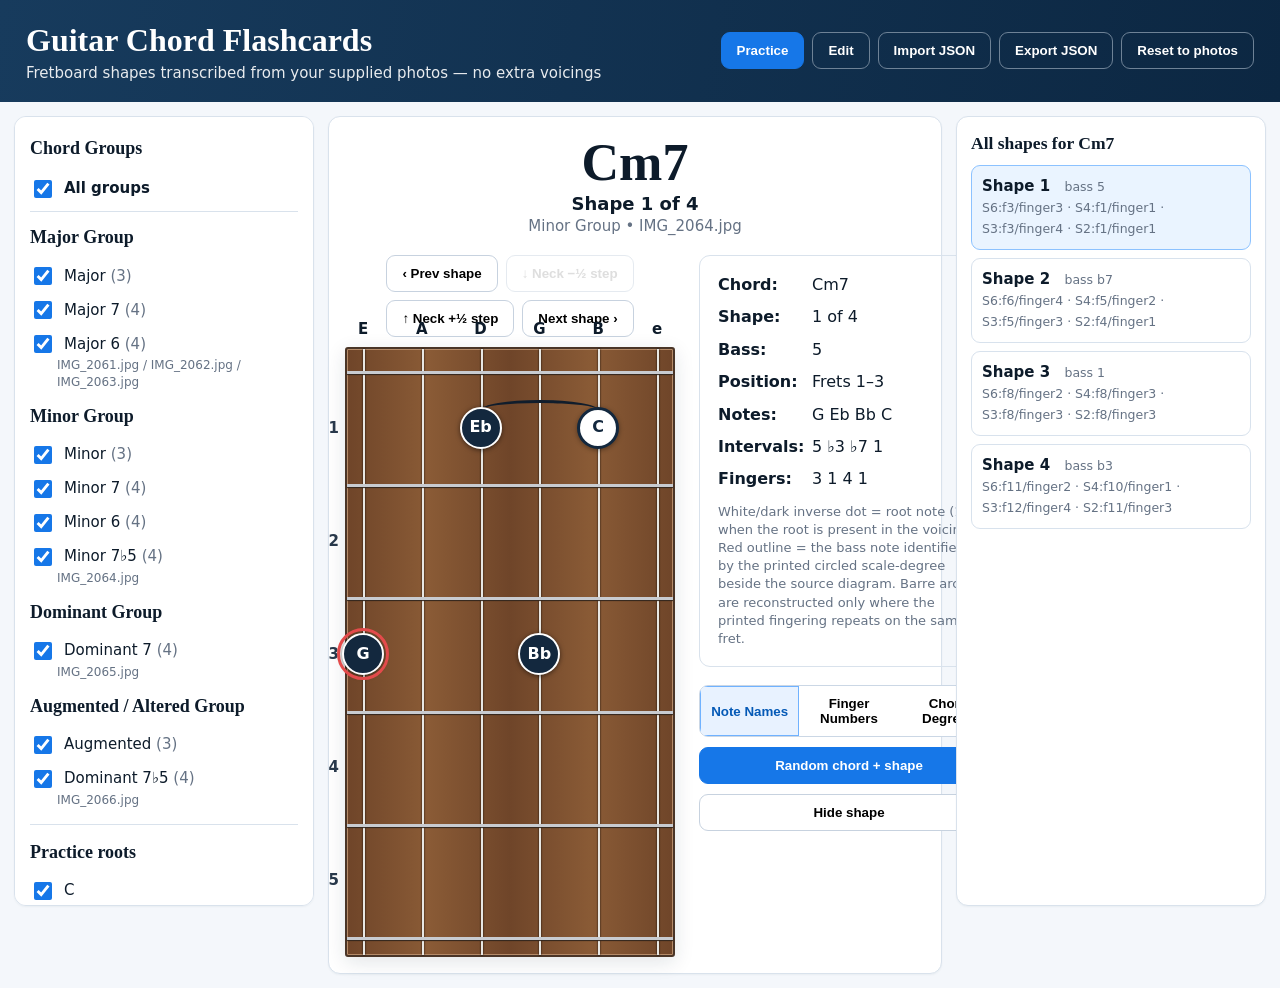
<file: jazz-chord-flashcards-extracted-v9-mobile.html>
<!doctype html>
<html lang="en">
<head>
<meta charset="utf-8">
<meta name="viewport" content="width=device-width,initial-scale=1,viewport-fit=cover">
<title>Photo-Extracted Guitar Chord Flashcards</title>
<style>
:root{--navy:#0f2f4f;--blue:#1677e8;--ink:#0d1b2a;--muted:#657284;--line:#d9e2ec;--panel:#fff;--bg:#f4f7fb;--wood1:#8a5b36;--wood2:#6f4529}
*{box-sizing:border-box} body{margin:0;background:var(--bg);color:var(--ink);font:15px/1.4 Inter,ui-sans-serif,system-ui,-apple-system,BlinkMacSystemFont,"Segoe UI",sans-serif}
header{background:linear-gradient(100deg,#173b5d,#0c2742);color:#fff;padding:18px 26px;display:flex;gap:20px;align-items:center;justify-content:space-between}
h1{font-family:Georgia,serif;font-size:32px;margin:0}.sub{opacity:.9}
.topBtns,.seg{display:flex;gap:8px;align-items:center}.btn{border:1px solid #c7d2df;background:#fff;padding:10px 15px;border-radius:9px;cursor:pointer;font-weight:650}.btn.primary{background:var(--blue);color:#fff;border-color:var(--blue)}.btn.dark{background:transparent;color:white;border-color:#6e8296}.btn:disabled{opacity:.45;cursor:not-allowed}
main{display:grid;grid-template-columns:300px minmax(560px,1fr) 310px;gap:14px;padding:14px;max-width:1550px;margin:auto}
.panel{background:#fff;border:1px solid var(--line);border-radius:12px;box-shadow:0 1px 2px #16324a0d}
.sidebar{padding:15px;max-height:calc(100vh - 110px);overflow:auto}.groupTitle{font-family:Georgia,serif;font-weight:700;font-size:18px;margin:4px 0 9px}
.checkrow{display:flex;align-items:center;gap:9px;padding:5px 0}.checkrow input{width:18px;height:18px;accent-color:var(--blue)}
.sourceNote{font-size:12px;color:var(--muted);margin:-4px 0 8px 27px}
.card{padding:16px;min-height:760px}.cardHead{text-align:center;position:relative}.cardHead h2{font:700 52px/1 Georgia,serif;margin:4px 0 2px}.shapeMeta{font-size:18px;font-weight:700}.muted{color:var(--muted)}
.cardBody{display:grid;grid-template-columns:minmax(330px,1fr) 300px;gap:24px;align-items:start;margin-top:18px}
.boardWrap{display:flex;flex-direction:column;align-items:center}.boardToolbar{display:flex;gap:8px;margin-bottom:10px;flex-wrap:wrap;justify-content:center}
.fretboard{position:relative;width:330px;height:610px;background:linear-gradient(90deg,var(--wood2),var(--wood1) 25%,var(--wood2) 50%,var(--wood1) 75%,var(--wood2));border:2px solid #4a3527;box-shadow:inset 0 0 0 1px #b48a68,0 5px 20px #1426381f;border-radius:3px;user-select:none}
.string{position:absolute;top:0;bottom:0;width:2px;background:#e8e7e3;box-shadow:0 0 2px #000}.stringLabel{position:absolute;top:-30px;transform:translateX(-50%);font-weight:700}
.fret{position:absolute;left:0;right:0;height:3px;background:#c8cbd0;box-shadow:0 1px 1px #30251d}.fretNum{position:absolute;left:-48px;transform:translateY(-50%);font-weight:700;color:#28384a;width:40px;text-align:right}
.dot{position:absolute;width:42px;height:42px;border-radius:50%;transform:translate(-50%,-50%);background:#13283e;border:2px solid white;display:flex;align-items:center;justify-content:center;color:#fff;font-weight:800;font-size:16px;box-shadow:0 1px 5px #0008;z-index:4;cursor:pointer}.dot.root{background:#fff;color:#13283e;border:3px solid #13283e;box-shadow:0 1px 5px #0006}.dot.bass{outline:3px solid #e34b4b;outline-offset:2px}.dot.selected{outline:4px solid #ffb000;outline-offset:2px}
.barre{position:absolute;height:20px;border-top:3px solid #101d2c;border-radius:50%;z-index:3;pointer-events:none}
.cell{position:absolute;z-index:2;cursor:crosshair}.cell:hover{background:#ffffff17}
.info{padding:18px;border:1px solid var(--line);border-radius:11px}.infoGrid{display:grid;grid-template-columns:86px 1fr;gap:10px 8px;font-size:16px}.infoGrid b{font-weight:700}
.controls{display:grid;gap:10px;margin-top:18px}.displaySeg{display:grid;grid-template-columns:1fr 1fr 1fr;border:1px solid #cbd7e5;border-radius:9px;overflow:hidden}.displaySeg button{border:0;padding:10px;background:#fff;font-weight:700;cursor:pointer}.displaySeg button.on{background:#e8f2ff;color:#0459b6;box-shadow:inset 0 0 0 1px #70b2ff}
.right{padding:14px;max-height:calc(100vh - 110px);overflow:auto}.right h3{font-family:Georgia,serif;margin:0 0 10px}.shapeItem{border:1px solid #d8e2ed;border-radius:9px;padding:10px;margin-bottom:8px;cursor:pointer}.shapeItem.active{background:#eaf4ff;border-color:#8cc2ff}.shapeItem small{color:var(--muted)}
.legend{font-size:13px;color:var(--muted);margin-top:12px}
.editor{border-top:1px solid var(--line);margin-top:14px;padding-top:14px}.fingerBtns{display:grid;grid-template-columns:repeat(5,1fr);gap:6px}.fingerBtns button{padding:8px;border:1px solid #ccd7e3;background:#fff;border-radius:7px;cursor:pointer}.fingerBtns button.on{background:#173b5d;color:#fff}.danger{color:#b42318;border-color:#f0b8b4!important}

.rangeBox{margin-top:12px;padding:11px 12px;border:1px solid var(--line);border-radius:12px;background:#f8fafc}
.rangeRow{display:grid;grid-template-columns:1fr auto 1fr;gap:8px;align-items:center;margin-top:7px}
.rangeField{display:flex;align-items:center;gap:6px}
.rangeField label{font-size:12px;font-weight:700;color:var(--muted)}
.rangeField input{width:58px;padding:7px 6px;border:1px solid var(--line);border-radius:8px;background:#fff;color:var(--ink);font-weight:700}
.rangeDash{color:var(--muted);font-weight:800}
.rangeHint{font-size:11px;line-height:1.35;color:var(--muted);margin-top:7px}
.rangeStatus{font-size:11px;line-height:1.35;margin-top:6px;font-weight:700}
.filehint{font-size:12px;color:#66788c;margin-top:8px}

@media(max-width:1100px){
  main{
    grid-template-columns:220px minmax(0,1fr);
    gap:10px;
  }
  .right{
    grid-column:1/-1;
    max-height:none;
  }
  .cardBody{
    grid-template-columns:1fr;
  }
  .info{
    max-width:560px;
    margin:0 auto;
  }
  .sidebar{
    max-height:none;
  }
}

@media(max-width:720px){
  #mobilePracticeHint{display:block!important}
  html,body{
    width:100%;
    max-width:100%;
    overflow-x:hidden;
    -webkit-text-size-adjust:100%;
  }

  body{
    font-size:16px;
    padding:0;
  }

  header{
    position:sticky;
    top:0;
    z-index:20;
    padding:
      calc(10px + env(safe-area-inset-top))
      max(10px,env(safe-area-inset-right))
      10px
      max(10px,env(safe-area-inset-left));
    display:block;
    box-shadow:0 1px 8px rgba(0,0,0,.18);
  }

  header .titleWrap,
  header>div:first-child{
    min-width:0;
  }

  h1{
    font-size:24px;
    line-height:1.1;
    margin:0;
  }

  .sub{
    font-size:12px;
    line-height:1.3;
    margin-top:4px;
  }

  .topBtns{
    margin-top:10px;
    display:grid;
    grid-template-columns:1fr 1fr;
    gap:8px;
  }

  .topBtns .btn{
    min-height:42px;
    padding:8px 6px;
    font-size:12px;
    border-radius:9px;
  }

  #runtimeWarning{
    margin:8px 10px 0!important;
    font-size:13px;
  }

  main{
    display:flex;
    flex-direction:column;
    gap:8px;
    padding:
      8px
      max(8px,env(safe-area-inset-right))
      calc(14px + env(safe-area-inset-bottom))
      max(8px,env(safe-area-inset-left));
  }

  .panel{
    margin:0;
    border-radius:12px;
    overflow:hidden;
  }

  /* Put the actual practice card first on phones. */
  .center{
    order:1;
  }

  .sidebar{
    order:2;
    max-height:none;
  }

  .right{
    order:3;
    max-height:none;
  }

  .card{
    min-height:0;
    padding:10px;
  }

  .cardHead{
    display:flex;
    align-items:center;
    justify-content:space-between;
    gap:8px;
    margin-bottom:4px;
  }

  .cardHead h2{
    font-size:36px;
    line-height:1;
    margin:0;
    white-space:nowrap;
  }

  .cardHead .muted,
  .cardHead small{
    font-size:11px;
  }

  .cardBody{
    display:flex;
    flex-direction:column;
    gap:10px;
    margin-top:8px;
  }

  .boardWrap{
    width:100%;
    min-width:0;
  }

  .boardToolbar{
    width:100%;
    display:grid;
    grid-template-columns:1fr 1fr;
    gap:6px;
    margin-bottom:8px;
  }

  .boardToolbar .btn{
    min-height:40px;
    padding:7px 5px;
    font-size:12px;
    line-height:1.15;
    white-space:normal;
  }

  .fretboard{
    width:min(252px,calc(100vw - 58px));
    height:470px;
    margin:0 auto;
    touch-action:manipulation;
  }

  .dot{
    width:38px;
    height:38px;
    font-size:14px;
  }

  .info{
    width:100%;
    max-width:none;
    padding:10px 11px;
    border-radius:10px;
  }

  .infoGrid{
    display:grid;
    grid-template-columns:72px minmax(0,1fr);
    row-gap:6px;
    column-gap:8px;
    font-size:14px;
  }

  .infoGrid>*{
    min-width:0;
    overflow-wrap:anywhere;
  }

  .displaySeg{
    grid-template-columns:repeat(3,1fr);
    gap:4px;
    background:transparent;
    border:0;
  }

  .displaySeg button{
    min-height:40px;
    border:1px solid #dbe3ec!important;
    border-radius:8px!important;
    padding:5px 3px;
    font-size:11px;
    line-height:1.1;
  }

  .controls{
    gap:7px;
  }

  .controls>.btn{
    min-height:42px;
    font-size:13px;
  }

  /* Make practice controls easy to scan instead of one long sidebar. */
  .sidebar{
    padding:10px;
  }

  .groupTitle{
    margin-top:10px;
    margin-bottom:5px;
    font-size:12px;
  }

  .checkrow{
    min-height:38px;
    padding:6px 4px;
  }

  .checkrow input[type="checkbox"]{
    width:20px;
    height:20px;
    flex:0 0 auto;
  }

  #toggles,
  #rootToggles{
    display:grid;
    grid-template-columns:1fr 1fr;
    gap:2px 8px;
  }

  #toggles .groupTitle,
  #toggles .sourceNote{
    grid-column:1/-1;
  }

  .sourceNote{
    font-size:10px;
    margin-bottom:5px;
  }

  .rangeBox{
    margin-top:10px;
    padding:9px 10px;
  }

  .rangeRow{
    grid-template-columns:1fr auto 1fr;
    gap:6px;
  }

  .rangeField{
    justify-content:space-between;
  }

  .rangeField input{
    width:60px;
    min-height:40px;
    font-size:16px;
  }

  .rangeHint,
  .rangeStatus,
  .filehint{
    font-size:10px;
    line-height:1.35;
  }

  .right{
    padding:10px;
  }

  .shapeItem{
    padding:9px 8px;
    margin-bottom:6px;
    border-radius:9px;
    font-size:13px;
  }

  .shapeItem small{
    font-size:10px;
    line-height:1.3;
  }

  .shapeItem,.checkrow,.btn,.displaySeg button{
    touch-action:manipulation;
    -webkit-tap-highlight-color:rgba(22,119,232,.14);
  }
}

@media(max-width:390px){
  h1{font-size:22px}
  .cardHead h2{font-size:33px}
  .fretboard{
    width:min(236px,calc(100vw - 52px));
    height:450px;
  }
  #toggles,#rootToggles{
    grid-template-columns:1fr;
  }
  .displaySeg{
    grid-template-columns:1fr 1fr 1fr;
  }
}
</style>
</head>
<body>
<header>
  <div><h1>Guitar Chord Flashcards</h1><div class="sub">Fretboard shapes transcribed from your supplied photos — no extra voicings</div></div>
  <div class="topBtns">
    <button class="btn primary" id="practiceBtn">Practice</button>
    <button class="btn dark" id="editBtn">Edit</button>
    <button class="btn dark" id="importBtn">Import JSON</button>
    <button class="btn dark" id="exportBtn">Export JSON</button>
    <button class="btn dark" id="resetBtn">Reset to photos</button>
    <input id="fileInput" type="file" accept=".json,application/json" hidden>
  </div>
</header>
<div id="runtimeWarning" hidden style="margin:10px auto;max-width:900px;padding:10px 12px;border:1px solid #e7b4b4;background:#fff4f4;color:#8d2525;border-radius:9px;font-weight:650"></div>
<main>
  <aside class="panel sidebar">
    <div class="groupTitle">Chord Groups</div>
    <label class="checkrow" style="padding:7px 0 10px;border-bottom:1px solid var(--line);margin-bottom:7px">
      <input type="checkbox" id="allGroupsToggle" checked>
      <span><b>All groups</b></span>
    </label>
    <div id="toggles"></div>
    <hr style="border:0;border-top:1px solid var(--line);margin:15px 0">
    <div class="groupTitle">Practice roots</div>
    <div id="rootToggles"></div>

    <div class="rangeBox">
      <div class="groupTitle" style="margin:0">Practice fret range</div>
      <div class="rangeRow">
        <div class="rangeField"><label for="minFret">Min</label><input id="minFret" type="number" min="1" max="18" step="1" value="1"></div>
        <div class="rangeDash">to</div>
        <div class="rangeField"><label for="maxFret">Max</label><input id="maxFret" type="number" min="1" max="18" step="1" value="18"></div>
      </div>
      <div class="rangeHint">Random practice only uses voicings that fit completely inside this range.</div>
      <div id="rangeStatus" class="rangeStatus"></div>
    </div>

    <div class="filehint">The bundled photo transcription is embedded for direct-file use. When hosted by a local web server, the app also loads <b>photo-extracted-chords.json</b>. Edits are saved in this browser when storage is available; the app also works if Safari blocks local storage. Original printed-position labels remain stored in JSON as source metadata. The visible Position is live, and Random practice respects your selected fret range.</div>
  </aside>

  <section class="panel card">
    <div class="cardHead">
      <h2 id="chordName">Cm7</h2>
      <div class="shapeMeta" id="shapeMeta">Shape 1</div>
      <div class="muted" id="sourceMeta"></div>
    </div>
    <div id="mobilePracticeHint" class="muted" style="display:none;font-size:11px;margin-bottom:4px">Tap Random for a new voicing. Use the fret controls to transpose the whole shape.</div><div class="cardBody">
      <div class="boardWrap">
        <div class="boardToolbar">
          <button class="btn" id="prevBtn">‹ Prev shape</button>
          <button class="btn" id="downNeckBtn">↓ Neck −½ step</button>
          <button class="btn" id="upNeckBtn">↑ Neck +½ step</button>
          <button class="btn" id="nextBtn">Next shape ›</button>
        </div>
        <div id="fretboard" class="fretboard"></div>
      </div>
      <div>
        <div class="info">
          <div class="infoGrid">
            <b>Chord:</b><span id="iChord"></span>
            <b>Shape:</b><span id="iShape"></span>
            <b>Bass:</b><span id="iBass"></span>
            <b>Position:</b><span id="iPos"></span>
            <b>Notes:</b><span id="iNotes"></span>
            <b>Intervals:</b><span id="iIntervals"></span>
            <b>Fingers:</b><span id="iFingers"></span>
          </div>
          <div class="legend">White/dark inverse dot = root note (1) when the root is present in the voicing. Red outline = the bass note identified by the printed circled scale-degree beside the source diagram. Barre arcs are reconstructed only where the printed fingering repeats on the same fret.</div>
        </div>
        <div class="controls">
          <div class="displaySeg">
            <button id="notesMode" class="on">Note Names</button>
            <button id="fingersMode">Finger Numbers</button>
            <button id="degreesMode">Chord Degrees</button>
          </div>
          <button class="btn primary" id="randomBtn">Random chord + shape</button>
          <button class="btn" id="hideBtn">Hide shape</button>
        </div>
        <div id="editor" class="editor" hidden>
          <b>Edit directly on fretboard</b>
          <p class="muted" style="margin:5px 0 10px">Click any fret/string cell to add or move a note. Click a dot to select it, then choose its suggested finger.</p>
          <div class="fingerBtns" id="fingerBtns"></div>
          <button class="btn danger" id="deleteNoteBtn" style="width:100%;margin-top:8px">Delete selected note</button>
          <button class="btn" id="duplicateBtn" style="width:100%;margin-top:8px">Duplicate this shape</button>
        </div>
      </div>
    </div>
  </section>

  <aside class="panel right">
    <h3 id="rightTitle">Shapes</h3>
    <div id="shapeList"></div>
  </aside>
</main>

<script>
const EMBEDDED = {"schema_version": 2, "title": "Photo-extracted jazz chord shapes", "reference_root": "C", "string_order": [6, 5, 4, 3, 2, 1], "tuning": {"6": "E", "5": "A", "4": "D", "3": "G", "2": "B", "1": "E"}, "note_convention": "Each shape is the printed C-reference voicing from the supplied photos. Transposition moves the entire shape by the same number of semitones; it does not invent alternate voicings.", "groups": [{"id": "major", "label": "Major Group", "source": "IMG_2061.jpg / IMG_2062.jpg / IMG_2063.jpg", "chords": [{"id": "major", "label": "Major", "suffix": "", "quality_intervals": [0, 4, 7], "shapes": [{"id": "C-major-1", "bass_degree": "5", "printed_position": null, "notes": [{"string": 6, "fret": 3, "finger": 2, "interval": "5", "c_note": "G"}, {"string": 4, "fret": 2, "finger": 1, "interval": "3", "c_note": "E"}, {"string": 3, "fret": 5, "finger": 4, "interval": "1", "c_note": "C"}], "muted_strings": [5, 2, 1]}, {"id": "C-major-2", "bass_degree": "1", "printed_position": "5 fr", "notes": [{"string": 6, "fret": 8, "finger": 3, "interval": "1", "c_note": "C"}, {"string": 4, "fret": 5, "finger": 1, "interval": "5", "c_note": "G"}, {"string": 3, "fret": 9, "finger": 4, "interval": "3", "c_note": "E"}], "muted_strings": [5, 2, 1]}, {"id": "C-major-3", "bass_degree": "3", "printed_position": "10 fr", "notes": [{"string": 6, "fret": 12, "finger": 3, "interval": "3", "c_note": "E"}, {"string": 4, "fret": 10, "finger": 1, "interval": "1", "c_note": "C"}, {"string": 3, "fret": 12, "finger": 4, "interval": "5", "c_note": "G"}], "muted_strings": [5, 2, 1]}]}, {"id": "maj7", "label": "Major 7", "suffix": "maj7", "quality_intervals": [0, 4, 7, 11], "shapes": [{"id": "C-maj7-1", "bass_degree": "5", "printed_position": null, "notes": [{"string": 6, "fret": 3, "finger": 2, "interval": "5", "c_note": "G"}, {"string": 4, "fret": 2, "finger": 1, "interval": "3", "c_note": "E"}, {"string": 3, "fret": 4, "finger": 4, "interval": "7", "c_note": "B"}], "muted_strings": [5, 2, 1]}, {"id": "C-maj7-2", "bass_degree": "7", "printed_position": "5 fr", "notes": [{"string": 6, "fret": 7, "finger": 3, "interval": "7", "c_note": "B"}, {"string": 4, "fret": 5, "finger": 1, "interval": "5", "c_note": "G"}, {"string": 3, "fret": 5, "finger": 1, "interval": "1", "c_note": "C"}, {"string": 2, "fret": 5, "finger": 1, "interval": "3", "c_note": "E"}], "barres": [{"finger": 1, "fret": 5, "from_string": 4, "to_string": 2}], "muted_strings": [5, 1]}, {"id": "C-maj7-3", "bass_degree": "1", "printed_position": "8 fr", "notes": [{"string": 6, "fret": 8, "finger": 1, "interval": "1", "c_note": "C"}, {"string": 4, "fret": 9, "finger": 3, "interval": "7", "c_note": "B"}, {"string": 3, "fret": 9, "finger": 4, "interval": "3", "c_note": "E"}, {"string": 2, "fret": 8, "finger": 2, "interval": "5", "c_note": "G"}], "muted_strings": [5, 1]}, {"id": "C-maj7-4", "bass_degree": "3", "printed_position": "10 fr", "notes": [{"string": 6, "fret": 12, "finger": 2, "interval": "3", "c_note": "E"}, {"string": 4, "fret": 10, "finger": 1, "interval": "1", "c_note": "C"}, {"string": 3, "fret": 12, "finger": 3, "interval": "5", "c_note": "G"}, {"string": 2, "fret": 12, "finger": 4, "interval": "7", "c_note": "B"}], "muted_strings": [5, 1]}]}, {"id": "6", "label": "Major 6", "suffix": "6", "quality_intervals": [0, 4, 7, 9], "shapes": [{"id": "C6-1", "bass_degree": "5", "printed_position": null, "notes": [{"string": 6, "fret": 3, "finger": 4, "interval": "5", "c_note": "G"}, {"string": 4, "fret": 2, "finger": 2, "interval": "3", "c_note": "E"}, {"string": 3, "fret": 2, "finger": 3, "interval": "6", "c_note": "A"}, {"string": 2, "fret": 1, "finger": 1, "interval": "1", "c_note": "C"}], "muted_strings": [5, 1]}, {"id": "C6-2", "bass_degree": "6", "printed_position": null, "notes": [{"string": 6, "fret": 5, "finger": 2, "interval": "6", "c_note": "A"}, {"string": 4, "fret": 5, "finger": 3, "interval": "5", "c_note": "G"}, {"string": 3, "fret": 5, "finger": 3, "interval": "1", "c_note": "C"}, {"string": 2, "fret": 5, "finger": 3, "interval": "3", "c_note": "E"}], "barres": [{"finger": 3, "fret": 5, "from_string": 4, "to_string": 2}], "muted_strings": [5, 1]}, {"id": "C6-3", "bass_degree": "1", "printed_position": "7 fr", "notes": [{"string": 6, "fret": 8, "finger": 2, "interval": "1", "c_note": "C"}, {"string": 4, "fret": 7, "finger": 1, "interval": "6", "c_note": "A"}, {"string": 3, "fret": 9, "finger": 4, "interval": "3", "c_note": "E"}, {"string": 2, "fret": 8, "finger": 3, "interval": "5", "c_note": "G"}], "muted_strings": [5, 1]}, {"id": "C6-4", "bass_degree": "3", "printed_position": "10 fr", "notes": [{"string": 6, "fret": 12, "finger": 3, "interval": "3", "c_note": "E"}, {"string": 4, "fret": 10, "finger": 1, "interval": "1", "c_note": "C"}, {"string": 3, "fret": 12, "finger": 4, "interval": "5", "c_note": "G"}, {"string": 2, "fret": 10, "finger": 1, "interval": "6", "c_note": "A"}], "barres": [{"finger": 1, "fret": 10, "from_string": 4, "to_string": 2}], "muted_strings": [5, 1]}]}]}, {"id": "minor", "label": "Minor Group", "source": "IMG_2064.jpg", "chords": [{"id": "minor", "label": "Minor", "suffix": "m", "quality_intervals": [0, 3, 7], "shapes": [{"id": "Cm-1", "bass_degree": "5", "printed_position": null, "notes": [{"string": 6, "fret": 3, "finger": 2, "interval": "5", "c_note": "G"}, {"string": 4, "fret": 1, "finger": 1, "interval": "b3", "c_note": "Eb"}, {"string": 3, "fret": 5, "finger": 4, "interval": "1", "c_note": "C"}], "muted_strings": [5, 2, 1]}, {"id": "Cm-2", "bass_degree": "1", "printed_position": "5 fr", "notes": [{"string": 6, "fret": 8, "finger": 3, "interval": "1", "c_note": "C"}, {"string": 4, "fret": 5, "finger": 1, "interval": "5", "c_note": "G"}, {"string": 3, "fret": 8, "finger": 4, "interval": "b3", "c_note": "Eb"}], "muted_strings": [5, 2, 1]}, {"id": "Cm-3", "bass_degree": "b3", "printed_position": "10 fr", "notes": [{"string": 6, "fret": 11, "finger": 2, "interval": "b3", "c_note": "Eb"}, {"string": 4, "fret": 10, "finger": 1, "interval": "1", "c_note": "C"}, {"string": 3, "fret": 12, "finger": 4, "interval": "5", "c_note": "G"}], "muted_strings": [5, 2, 1]}]}, {"id": "m7", "label": "Minor 7", "suffix": "m7", "quality_intervals": [0, 3, 7, 10], "shapes": [{"id": "Cm7-1", "bass_degree": "5", "printed_position": null, "notes": [{"string": 6, "fret": 3, "finger": 3, "interval": "5", "c_note": "G"}, {"string": 4, "fret": 1, "finger": 1, "interval": "b3", "c_note": "Eb"}, {"string": 3, "fret": 3, "finger": 4, "interval": "b7", "c_note": "Bb"}, {"string": 2, "fret": 1, "finger": 1, "interval": "1", "c_note": "C"}], "barres": [{"finger": 1, "fret": 1, "from_string": 4, "to_string": 2}], "muted_strings": [5, 1]}, {"id": "Cm7-2", "bass_degree": "b7", "printed_position": "4 fr", "notes": [{"string": 6, "fret": 6, "finger": 4, "interval": "b7", "c_note": "Bb"}, {"string": 4, "fret": 5, "finger": 2, "interval": "5", "c_note": "G"}, {"string": 3, "fret": 5, "finger": 3, "interval": "1", "c_note": "C"}, {"string": 2, "fret": 4, "finger": 1, "interval": "b3", "c_note": "Eb"}], "muted_strings": [5, 1]}, {"id": "Cm7-3", "bass_degree": "1", "printed_position": "8 fr", "notes": [{"string": 6, "fret": 8, "finger": 2, "interval": "1", "c_note": "C"}, {"string": 4, "fret": 8, "finger": 3, "interval": "b7", "c_note": "Bb"}, {"string": 3, "fret": 8, "finger": 3, "interval": "b3", "c_note": "Eb"}, {"string": 2, "fret": 8, "finger": 3, "interval": "5", "c_note": "G"}], "barres": [{"finger": 3, "fret": 8, "from_string": 4, "to_string": 2}], "muted_strings": [5, 1]}, {"id": "Cm7-4", "bass_degree": "b3", "printed_position": "10 fr", "notes": [{"string": 6, "fret": 11, "finger": 2, "interval": "b3", "c_note": "Eb"}, {"string": 4, "fret": 10, "finger": 1, "interval": "1", "c_note": "C"}, {"string": 3, "fret": 12, "finger": 4, "interval": "5", "c_note": "G"}, {"string": 2, "fret": 11, "finger": 3, "interval": "b7", "c_note": "Bb"}], "muted_strings": [5, 1]}]}, {"id": "m6", "label": "Minor 6", "suffix": "m6", "quality_intervals": [0, 3, 7, 9], "shapes": [{"id": "Cm6-1", "bass_degree": "5", "printed_position": null, "notes": [{"string": 6, "fret": 3, "finger": 3, "interval": "5", "c_note": "G"}, {"string": 4, "fret": 1, "finger": 1, "interval": "b3", "c_note": "Eb"}, {"string": 3, "fret": 2, "finger": 2, "interval": "6", "c_note": "A"}, {"string": 2, "fret": 1, "finger": 1, "interval": "1", "c_note": "C"}], "barres": [{"finger": 1, "fret": 1, "from_string": 4, "to_string": 2}], "muted_strings": [5, 1]}, {"id": "Cm6-2", "bass_degree": "6", "printed_position": null, "notes": [{"string": 6, "fret": 5, "finger": 2, "interval": "6", "c_note": "A"}, {"string": 4, "fret": 5, "finger": 3, "interval": "5", "c_note": "G"}, {"string": 3, "fret": 5, "finger": 4, "interval": "1", "c_note": "C"}, {"string": 2, "fret": 4, "finger": 1, "interval": "b3", "c_note": "Eb"}], "muted_strings": [5, 1]}, {"id": "Cm6-3", "bass_degree": "1", "printed_position": "7 fr", "notes": [{"string": 6, "fret": 8, "finger": 2, "interval": "1", "c_note": "C"}, {"string": 4, "fret": 7, "finger": 1, "interval": "6", "c_note": "A"}, {"string": 3, "fret": 8, "finger": 3, "interval": "b3", "c_note": "Eb"}, {"string": 2, "fret": 8, "finger": 4, "interval": "5", "c_note": "G"}], "muted_strings": [5, 1]}, {"id": "Cm6-4", "bass_degree": "b3", "printed_position": "10 fr", "notes": [{"string": 6, "fret": 11, "finger": 2, "interval": "b3", "c_note": "Eb"}, {"string": 4, "fret": 10, "finger": 1, "interval": "1", "c_note": "C"}, {"string": 3, "fret": 12, "finger": 3, "interval": "5", "c_note": "G"}, {"string": 2, "fret": 10, "finger": 1, "interval": "6", "c_note": "A"}], "barres": [{"finger": 1, "fret": 10, "from_string": 4, "to_string": 2}], "muted_strings": [5, 1]}]}, {"id": "m7b5", "label": "Minor 7♭5", "suffix": "m7♭5", "quality_intervals": [0, 3, 6, 10], "shapes": [{"id": "Cm7b5-1", "bass_degree": "b5", "printed_position": null, "notes": [{"string": 6, "fret": 2, "finger": 3, "interval": "b5", "c_note": "Gb"}, {"string": 4, "fret": 1, "finger": 1, "interval": "b3", "c_note": "Eb"}, {"string": 3, "fret": 3, "finger": 4, "interval": "b7", "c_note": "Bb"}, {"string": 2, "fret": 1, "finger": 1, "interval": "1", "c_note": "C"}], "barres": [{"finger": 1, "fret": 1, "from_string": 4, "to_string": 2}], "muted_strings": [5, 1]}, {"id": "Cm7b5-2", "bass_degree": "b7", "printed_position": "4 fr", "notes": [{"string": 6, "fret": 6, "finger": 4, "interval": "b7", "c_note": "Bb"}, {"string": 4, "fret": 4, "finger": 1, "interval": "b5", "c_note": "Gb"}, {"string": 3, "fret": 5, "finger": 2, "interval": "1", "c_note": "C"}, {"string": 2, "fret": 4, "finger": 1, "interval": "b3", "c_note": "Eb"}], "barres": [{"finger": 1, "fret": 4, "from_string": 4, "to_string": 2}], "muted_strings": [5, 1]}, {"id": "Cm7b5-3", "bass_degree": "1", "printed_position": "7 fr", "notes": [{"string": 6, "fret": 8, "finger": 2, "interval": "1", "c_note": "C"}, {"string": 4, "fret": 8, "finger": 3, "interval": "b7", "c_note": "Bb"}, {"string": 3, "fret": 8, "finger": 4, "interval": "b3", "c_note": "Eb"}, {"string": 2, "fret": 7, "finger": 1, "interval": "b5", "c_note": "Gb"}], "muted_strings": [5, 1]}, {"id": "Cm7b5-4", "bass_degree": "b3", "printed_position": "10 fr", "notes": [{"string": 6, "fret": 11, "finger": 2, "interval": "b3", "c_note": "Eb"}, {"string": 4, "fret": 10, "finger": 1, "interval": "1", "c_note": "C"}, {"string": 3, "fret": 11, "finger": 3, "interval": "b5", "c_note": "Gb"}, {"string": 2, "fret": 11, "finger": 4, "interval": "b7", "c_note": "Bb"}], "muted_strings": [5, 1]}]}]}, {"id": "dominant", "label": "Dominant Group", "source": "IMG_2065.jpg", "chords": [{"id": "7", "label": "Dominant 7", "suffix": "7", "quality_intervals": [0, 4, 7, 10], "shapes": [{"id": "C7-1", "bass_degree": "5", "printed_position": null, "notes": [{"string": 6, "fret": 3, "finger": 3, "interval": "5", "c_note": "G"}, {"string": 4, "fret": 2, "finger": 2, "interval": "3", "c_note": "E"}, {"string": 3, "fret": 3, "finger": 4, "interval": "b7", "c_note": "Bb"}, {"string": 2, "fret": 1, "finger": 1, "interval": "1", "c_note": "C"}], "muted_strings": [5, 1]}, {"id": "C7-2", "bass_degree": "b7", "printed_position": "5 fr", "notes": [{"string": 6, "fret": 6, "finger": 2, "interval": "b7", "c_note": "Bb"}, {"string": 4, "fret": 5, "finger": 1, "interval": "5", "c_note": "G"}, {"string": 3, "fret": 5, "finger": 1, "interval": "1", "c_note": "C"}, {"string": 2, "fret": 5, "finger": 1, "interval": "3", "c_note": "E"}], "barres": [{"finger": 1, "fret": 5, "from_string": 4, "to_string": 2}], "muted_strings": [5, 1]}, {"id": "C7-3", "bass_degree": "1", "printed_position": "8 fr", "notes": [{"string": 6, "fret": 8, "finger": 1, "interval": "1", "c_note": "C"}, {"string": 4, "fret": 8, "finger": 2, "interval": "b7", "c_note": "Bb"}, {"string": 3, "fret": 9, "finger": 4, "interval": "3", "c_note": "E"}, {"string": 2, "fret": 8, "finger": 3, "interval": "5", "c_note": "G"}], "muted_strings": [5, 1]}, {"id": "C7-4", "bass_degree": "3", "printed_position": "10 fr", "notes": [{"string": 6, "fret": 12, "finger": 3, "interval": "3", "c_note": "E"}, {"string": 4, "fret": 10, "finger": 1, "interval": "1", "c_note": "C"}, {"string": 3, "fret": 12, "finger": 4, "interval": "5", "c_note": "G"}, {"string": 2, "fret": 11, "finger": 2, "interval": "b7", "c_note": "Bb"}], "muted_strings": [5, 1]}]}]}, {"id": "augmented", "label": "Augmented / Altered Group", "source": "IMG_2066.jpg", "chords": [{"id": "aug", "label": "Augmented", "suffix": "+", "quality_intervals": [0, 4, 8], "shapes": [{"id": "Caug-1", "bass_degree": "#5", "printed_position": null, "notes": [{"string": 6, "fret": 4, "finger": 3, "interval": "#5", "c_note": "Ab"}, {"string": 4, "fret": 2, "finger": 1, "interval": "3", "c_note": "E"}, {"string": 3, "fret": 5, "finger": 4, "interval": "1", "c_note": "C"}], "muted_strings": [5, 2, 1]}, {"id": "Caug-2", "bass_degree": "1", "printed_position": "6 fr", "notes": [{"string": 6, "fret": 8, "finger": 3, "interval": "1", "c_note": "C"}, {"string": 4, "fret": 6, "finger": 1, "interval": "#5", "c_note": "Ab"}, {"string": 3, "fret": 9, "finger": 4, "interval": "3", "c_note": "E"}], "muted_strings": [5, 2, 1]}, {"id": "Caug-3", "bass_degree": "3", "printed_position": "10 fr", "notes": [{"string": 6, "fret": 12, "finger": 3, "interval": "3", "c_note": "E"}, {"string": 4, "fret": 10, "finger": 1, "interval": "1", "c_note": "C"}, {"string": 3, "fret": 13, "finger": 4, "interval": "#5", "c_note": "Ab"}], "muted_strings": [5, 2, 1]}]}, {"id": "7b5", "label": "Dominant 7♭5", "suffix": "7♭5", "quality_intervals": [0, 4, 6, 10], "shapes": [{"id": "C7b5-1", "bass_degree": "b5", "printed_position": null, "notes": [{"string": 6, "fret": 2, "finger": 2, "interval": "b5", "c_note": "Gb"}, {"string": 4, "fret": 2, "finger": 3, "interval": "3", "c_note": "E"}, {"string": 3, "fret": 3, "finger": 4, "interval": "b7", "c_note": "Bb"}, {"string": 2, "fret": 1, "finger": 1, "interval": "1", "c_note": "C"}], "muted_strings": [5, 1]}, {"id": "C7b5-2", "bass_degree": "b7", "printed_position": "4 fr", "notes": [{"string": 6, "fret": 6, "finger": 4, "interval": "b7", "c_note": "Bb"}, {"string": 4, "fret": 4, "finger": 1, "interval": "b5", "c_note": "Gb"}, {"string": 3, "fret": 5, "finger": 2, "interval": "1", "c_note": "C"}, {"string": 2, "fret": 5, "finger": 3, "interval": "3", "c_note": "E"}], "muted_strings": [5, 1]}, {"id": "C7b5-3", "bass_degree": "1", "printed_position": "7 fr", "notes": [{"string": 6, "fret": 8, "finger": 2, "interval": "1", "c_note": "C"}, {"string": 4, "fret": 8, "finger": 3, "interval": "b7", "c_note": "Bb"}, {"string": 3, "fret": 9, "finger": 4, "interval": "3", "c_note": "E"}, {"string": 2, "fret": 7, "finger": 1, "interval": "b5", "c_note": "Gb"}], "muted_strings": [5, 1]}, {"id": "C7b5-4", "bass_degree": "3", "printed_position": "10 fr", "notes": [{"string": 6, "fret": 12, "finger": 4, "interval": "3", "c_note": "E"}, {"string": 4, "fret": 10, "finger": 1, "interval": "1", "c_note": "C"}, {"string": 3, "fret": 11, "finger": 2, "interval": "b5", "c_note": "Gb"}, {"string": 2, "fret": 11, "finger": 3, "interval": "b7", "c_note": "Bb"}], "muted_strings": [5, 1]}]}]}]};
const STORAGE_KEY = "photo-extracted-chords-v2";
const PREFS_KEY = "photo-extracted-chords-prefs-v1";
const ROOTS = [
  {name:"C",pc:0},{name:"Db",pc:1},{name:"D",pc:2},{name:"Eb",pc:3},{name:"E",pc:4},{name:"F",pc:5},
  {name:"Gb",pc:6},{name:"G",pc:7},{name:"Ab",pc:8},{name:"A",pc:9},{name:"Bb",pc:10},{name:"B",pc:11}
];
const NOTE_NAMES=["C","Db","D","Eb","E","F","Gb","G","Ab","A","Bb","B"];
const OPEN={6:4,5:9,4:2,3:7,2:11,1:4};
const STRING_X={6:0,5:1,4:2,3:3,2:4,1:5};
let db=null, mode="practice", displayMode="notes", hidden=false, selectedNoteIndex=null;
let enabledChordIds=new Set(), enabledRoots=new Set(ROOTS.map(r=>r.name));
let current={groupId:"minor",chordId:"m7",shapeIndex:0,rootName:"C",neckShift:null};
let fretRange={min:1,max:18};

function clone(x){return JSON.parse(JSON.stringify(x))}
function storageGet(key){
  try{return window.localStorage ? window.localStorage.getItem(key) : null}catch(e){return null}
}
function storageSet(key,value){
  try{if(window.localStorage){window.localStorage.setItem(key,value);return true}}catch(e){}
  return false
}
function storageRemove(key){
  try{if(window.localStorage)window.localStorage.removeItem(key)}catch(e){}
}
function showRuntimeWarning(message){
  const el=document.getElementById("runtimeWarning");
  if(!el)return;
  el.textContent=message;
  el.hidden=false;
}
async function loadDB(){
  const saved=storageGet(STORAGE_KEY);
  if(saved){ try{db=JSON.parse(saved); init(); return;}catch(e){} }
  if(location.protocol!=="file:"){
    try{
      const r=await fetch("photo-extracted-chords.json",{cache:"no-store"});
      if(r.ok){db=await r.json(); init(); return;}
    }catch(e){}
  }
  db=clone(EMBEDDED); init();
}
function save(){ storageSet(STORAGE_KEY,JSON.stringify(db)); }
function allChords(){
  const out=[];
  db.groups.forEach(function(g){
    g.chords.forEach(function(c){out.push({group:g,chord:c})});
  });
  return out;
}
function getCurrent(){
  const group=db.groups.find(g=>g.id===current.groupId)||db.groups[0];
  const chord=group.chords.find(c=>c.id===current.chordId)||group.chords[0];
  current.groupId=group.id; current.chordId=chord.id;
  current.shapeIndex=Math.max(0,Math.min(current.shapeIndex,chord.shapes.length-1));
  return {group,chord,shape:chord.shapes[current.shapeIndex]};
}
function suffixName(root,chord){return root+chord.suffix}
function intervalName(pc){return ["1","b2","2","b3","3","4","b5","5","#5","6","b7","7"][pc]}
function prettyInterval(x){return String(x).replace(/^b/,"♭").replace(/^#/,"♯")}
function mod12(n){return ((n%12)+12)%12}
function possibleShifts(shape, rootPc, minFret=fretRange.min, maxFret=fretRange.max){
  if(!shape.notes || !shape.notes.length) return [];
  const minSource=Math.min(...shape.notes.map(n=>n.fret));
  const maxSource=Math.max(...shape.notes.map(n=>n.fret));

  // A valid transposition must remain congruent to the selected root (mod 12)
  // while placing every note inside the chosen physical fret window.
  const lowShift=minFret-minSource;
  const highShift=maxFret-maxSource;
  if(lowShift>highShift) return [];

  const kMin=Math.ceil((lowShift-rootPc)/12);
  const kMax=Math.floor((highShift-rootPc)/12);
  const out=[];
  for(let k=kMin;k<=kMax;k++) out.push(rootPc+12*k);
  return out;
}
function normalizeShift(shape, rootPc){
  const options=possibleShifts(shape,rootPc);
  if(options.length){
    // Prefer the placement nearest the original photographed position.
    return options.reduce((best,s)=>Math.abs(s)<Math.abs(best)?s:best,options[0]);
  }

  // Fallback used only when the user selects a range too narrow for this
  // particular voicing. Keep it inside the physical 1–18 board if possible.
  let shift=rootPc;
  if(!shape.notes || !shape.notes.length) return shift;
  const minSource=Math.min(...shape.notes.map(n=>n.fret));
  const maxSource=Math.max(...shape.notes.map(n=>n.fret));
  while(maxSource+shift>18) shift-=12;
  while(minSource+shift<1) shift+=12;
  return shift;
}
function nearestAllowedShift(shape, rootPc, preferredShift=null){
  const options=possibleShifts(shape,rootPc);
  if(!options.length) return null;
  const target=Number.isInteger(preferredShift)?preferredShift:normalizeShift(shape,rootPc);
  return options.reduce((best,s)=>Math.abs(s-target)<Math.abs(best-target)?s:best,options[0]);
}
function transposed(shape, rootPc, forcedShift){
  const shift=Number.isInteger(forcedShift)?forcedShift:normalizeShift(shape,rootPc);
  return {
    shift:shift,
    notes:shape.notes.map(function(n,i){
      const fret=n.fret+shift;
      const pitch=mod12(OPEN[n.string]+fret);
      return {
        string:n.string,
        fret:fret,
        finger:n.finger,
        interval:intervalName(mod12(pitch-rootPc)),
        c_note:n.c_note,
        _i:i,
        pitch:pitch,
        note:NOTE_NAMES[pitch]
      };
    }),
    barres:(shape.barres||[]).map(function(b){
      return {finger:b.finger,fret:b.fret+shift,from_string:b.from_string,to_string:b.to_string};
    })
  };
}

function loadPrefs(){
  try{
    const p=JSON.parse(storageGet(PREFS_KEY)||"null");
    if(!p) return false;
    if(Array.isArray(p.enabledChordIds)) enabledChordIds=new Set(p.enabledChordIds);
    if(Array.isArray(p.enabledRoots)) enabledRoots=new Set(p.enabledRoots);
    if(p.displayMode==="notes"||p.displayMode==="fingers"||p.displayMode==="degrees") displayMode=p.displayMode;
    if(p.fretRange && Number.isInteger(p.fretRange.min) && Number.isInteger(p.fretRange.max)){
      fretRange={
        min:Math.max(1,Math.min(18,p.fretRange.min)),
        max:Math.max(1,Math.min(18,p.fretRange.max))
      };
      if(fretRange.min>fretRange.max) [fretRange.min,fretRange.max]=[fretRange.max,fretRange.min];
    }
    if(p.current && typeof p.current==="object"){
      current={
        groupId:p.current.groupId||current.groupId,
        chordId:p.current.chordId||current.chordId,
        shapeIndex:Number.isInteger(p.current.shapeIndex)?p.current.shapeIndex:current.shapeIndex,
        rootName:p.current.rootName||current.rootName,
        neckShift:Number.isInteger(p.current.neckShift)?p.current.neckShift:null
      };
    }
    return true;
  }catch(e){ return false; }
}
function savePrefs(){
  try{
    storageSet(PREFS_KEY,JSON.stringify({
      enabledChordIds:[...enabledChordIds],
      enabledRoots:[...enabledRoots],
      displayMode,
      fretRange,
      current
    }));
  }catch(e){}
}

function init(){
  const loadedPrefs=loadPrefs();
  if(!loadedPrefs){
    enabledChordIds=new Set(allChords().map(x=>x.chord.id));
    enabledRoots=new Set(ROOTS.map(r=>r.name));
    fretRange={min:1,max:18};
  }else{
    // Drop stale IDs/names if the dataset changed.
    const validChordIds=new Set(allChords().map(x=>x.chord.id));
    enabledChordIds=new Set([...enabledChordIds].filter(id=>validChordIds.has(id)));
    const validRoots=new Set(ROOTS.map(r=>r.name));
    enabledRoots=new Set([...enabledRoots].filter(r=>validRoots.has(r)));
  }
  document.getElementById("minFret").value=fretRange.min;
  document.getElementById("maxFret").value=fretRange.max;
  fitCurrentToRange();
  renderToggles(); renderRootToggles(); buildFingerButtons(); renderAll(); savePrefs();
}
function syncAllGroupsToggle(){
  const master=document.getElementById("allGroupsToggle");
  if(!master)return;
  const ids=allChords().map(x=>x.chord.id);
  const count=ids.filter(id=>enabledChordIds.has(id)).length;
  master.checked=count===ids.length;
  master.indeterminate=count>0 && count<ids.length;
}
function renderToggles(){
  const el=document.getElementById("toggles"); el.innerHTML="";
  db.groups.forEach(g=>{
    const h=document.createElement("div"); h.className="groupTitle"; h.style.marginTop="13px"; h.textContent=g.label; el.appendChild(h);
    g.chords.forEach(c=>{
      const row=document.createElement("label"); row.className="checkrow";
      const checked=enabledChordIds.has(c.id)?"checked":"";
      row.innerHTML=`<input type="checkbox" ${checked} data-id="${c.id}"><span>${c.label} <span class="muted">(${c.shapes.length})</span></span>`;
      row.querySelector("input").onchange=e=>{
        e.target.checked?enabledChordIds.add(c.id):enabledChordIds.delete(c.id);
        syncAllGroupsToggle();
        savePrefs();
      };
      el.appendChild(row);
    });
    const s=document.createElement("div"); s.className="sourceNote"; s.textContent=g.source; el.appendChild(s);
  });
  const master=document.getElementById("allGroupsToggle");
  master.onchange=e=>{
    const turnOn=e.target.checked;
    enabledChordIds = turnOn
      ? new Set(allChords().map(x=>x.chord.id))
      : new Set();
    el.querySelectorAll('input[type="checkbox"][data-id]').forEach(cb=>cb.checked=turnOn);
    syncAllGroupsToggle();
    savePrefs();
  };
  syncAllGroupsToggle();
}
function renderRootToggles(){
  const el=document.getElementById("rootToggles"); el.innerHTML="";
  ROOTS.forEach(r=>{
    const row=document.createElement("label"); row.className="checkrow";
    const checked=enabledRoots.has(r.name)?"checked":"";
    row.innerHTML=`<input type="checkbox" ${checked}><span>${r.name}</span>`;
    row.querySelector("input").onchange=e=>{
      e.target.checked?enabledRoots.add(r.name):enabledRoots.delete(r.name);
      savePrefs();
    };
    el.appendChild(row);
  });
}
function buildFingerButtons(){
  const el=document.getElementById("fingerBtns"); el.innerHTML="";
  [1,2,3,4,"—"].forEach(f=>{
    const b=document.createElement("button"); b.textContent=f;
    b.onclick=()=>setFinger(f==="—"?null:f); el.appendChild(b);
  });
}
function setFinger(f){
  if(mode!=="edit"||selectedNoteIndex==null)return;
  const {shape}=getCurrent(); shape.notes[selectedNoteIndex].finger=f; save(); renderAll();
}
function fitCurrentToRange(){
  const {shape}=getCurrent();
  const root=ROOTS.find(r=>r.name===current.rootName)||ROOTS[0];
  const fitted=nearestAllowedShift(shape,root.pc,current.neckShift);
  if(fitted!==null) current.neckShift=fitted;
}
function updateFretRange(){
  let lo=parseInt(document.getElementById("minFret").value,10);
  let hi=parseInt(document.getElementById("maxFret").value,10);
  if(!Number.isFinite(lo)) lo=1;
  if(!Number.isFinite(hi)) hi=18;
  lo=Math.max(1,Math.min(18,lo));
  hi=Math.max(1,Math.min(18,hi));
  if(lo>hi){
    // Keep the control the user just changed valid by collapsing to one fret.
    const active=document.activeElement && document.activeElement.id;
    if(active==="minFret") hi=lo; else lo=hi;
  }
  fretRange={min:lo,max:hi};
  document.getElementById("minFret").value=lo;
  document.getElementById("maxFret").value=hi;
  fitCurrentToRange();
  renderAll();
  savePrefs();
}
function renderAll(){renderCard();renderShapes();}
function renderCard(){
  const {group,chord,shape}=getCurrent();
  const root=ROOTS.find(r=>r.name===current.rootName)||ROOTS[0];
  const t=transposed(shape,root.pc,current.neckShift);
  document.getElementById("chordName").textContent=suffixName(root.name,chord);
  document.getElementById("shapeMeta").textContent=`Shape ${current.shapeIndex+1} of ${chord.shapes.length}`;
  document.getElementById("sourceMeta").textContent=`${group.label} • ${group.source}`;
  document.getElementById("iChord").textContent=suffixName(root.name,chord);
  document.getElementById("iShape").textContent=`${current.shapeIndex+1} of ${chord.shapes.length}`;
  document.getElementById("iBass").textContent=shape.bass_degree;
  {
    const fretVals=t.notes.map(n=>n.fret);
    const lo=Math.min(...fretVals), hi=Math.max(...fretVals);
    document.getElementById("iPos").textContent = lo===hi ? `Fret ${lo}` : `Frets ${lo}–${hi}`;
  }
  document.getElementById("iNotes").textContent=t.notes.map(n=>n.note).join("  ");
  document.getElementById("iIntervals").textContent=t.notes.map(n=>prettyInterval(n.interval)).join("  ");
  document.getElementById("iFingers").textContent=t.notes.map(n=>(n.finger==null?"—":n.finger)).join("  ");
  drawFretboard(t,shape);
  document.getElementById("notesMode").classList.toggle("on",displayMode==="notes");
  document.getElementById("fingersMode").classList.toggle("on",displayMode==="fingers");
  document.getElementById("degreesMode").classList.toggle("on",displayMode==="degrees");
  const currentFrets=t.notes.map(n=>n.fret);
  const currentLo=Math.min(...currentFrets), currentHi=Math.max(...currentFrets);
  const insideRange=currentLo>=fretRange.min && currentHi<=fretRange.max;
  const status=document.getElementById("rangeStatus");
  status.textContent=insideRange
    ? `Current voicing fits: frets ${fretRange.min}–${fretRange.max}`
    : `Current voicing is outside frets ${fretRange.min}–${fretRange.max}; Random will skip placements like this.`;
  status.style.color=insideRange?"var(--muted)":"#a33";
  document.getElementById("downNeckBtn").disabled=currentLo<=fretRange.min;
  document.getElementById("upNeckBtn").disabled=currentHi>=fretRange.max;
  document.getElementById("editor").hidden=mode!=="edit";
  document.getElementById("practiceBtn").className="btn "+(mode==="practice"?"primary":"dark");
  document.getElementById("editBtn").className="btn "+(mode==="edit"?"primary":"dark");
}
function drawFretboard(t,shape){
  const el=document.getElementById("fretboard"); el.innerHTML="";
  const width=el.clientWidth||330, height=el.clientHeight||610, marginX=16, top=22, bottom=18;
  const xs={}; [6,5,4,3,2,1].forEach((s,i)=>xs[s]=marginX+i*(width-2*marginX)/5);
  const frets=t.notes.map(n=>n.fret);
  const min=Math.max(1,Math.min(...frets)-1), max=Math.min(18,Math.max(...frets)+2);
  const span=Math.max(5,max-min+1), start=Math.max(1,Math.min(min,19-span)), end=start+span-1;
  const yForFret=f=>top+((f-start)+0.5)*(height-top-bottom)/span;
  [6,5,4,3,2,1].forEach(s=>{
    const line=document.createElement("div"); line.className="string"; line.style.left=xs[s]+"px"; el.appendChild(line);
    const lab=document.createElement("div"); lab.className="stringLabel"; lab.style.left=xs[s]+"px"; lab.textContent=({6:"E",5:"A",4:"D",3:"G",2:"B",1:"e"})[s]; el.appendChild(lab);
  });
  for(let f=start;f<=end+1;f++){
    const y=top+(f-start)*(height-top-bottom)/span;
    const line=document.createElement("div"); line.className="fret"; line.style.top=y+"px"; el.appendChild(line);
    if(f<=end){
      const num=document.createElement("div"); num.className="fretNum"; num.style.top=yForFret(f)+"px"; num.textContent=f; el.appendChild(num);
    }
  }
  if(mode==="edit"){
    for(let s of [6,5,4,3,2,1]) for(let f=start;f<=end;f++){
      const c=document.createElement("div"); c.className="cell";
      const colW=(width-2*marginX)/5;
      c.style.left=(xs[s]-colW/2)+"px"; c.style.width=colW+"px";
      c.style.top=(top+(f-start)*(height-top-bottom)/span)+"px"; c.style.height=((height-top-bottom)/span)+"px";
      c.onclick=()=>editCell(s,f-t.shift); el.appendChild(c);
    }
  }
  if(!hidden){
    (t.barres||[]).forEach(b=>{
      if(b.fret<start||b.fret>end)return;
      const a=document.createElement("div"); a.className="barre";
      const x1=xs[b.from_string], x2=xs[b.to_string], y=yForFret(b.fret)-28;
      a.style.left=Math.min(x1,x2)+"px"; a.style.width=Math.abs(x2-x1)+"px"; a.style.top=y+"px"; el.appendChild(a);
    });
    t.notes.forEach(n=>{
      if(n.fret<start||n.fret>end)return;
      const d=document.createElement("div"); d.className="dot";
      if(n.interval==="1")d.classList.add("root");
      if(n.interval===shape.bass_degree || n._i===0)d.classList.add("bass");
      if(mode==="edit"&&selectedNoteIndex===n._i)d.classList.add("selected");
      d.style.left=xs[n.string]+"px"; d.style.top=yForFret(n.fret)+"px";
      d.textContent=
        displayMode==="notes" ? n.note :
        displayMode==="fingers" ? (n.finger==null?"—":n.finger) :
        prettyInterval(n.interval);
      d.onclick=e=>{e.stopPropagation(); if(mode==="edit"){selectedNoteIndex=n._i;renderAll()}};
      el.appendChild(d);
    });
  }
}
function editCell(string, sourceFret){
  if(mode!=="edit")return;
  const {shape}=getCurrent();
  let i=shape.notes.findIndex(n=>n.string===string);
  if(i>=0){shape.notes[i].fret=sourceFret; selectedNoteIndex=i}
  else{shape.notes.push({string,fret:sourceFret,finger:1}); shape.notes.sort((a,b)=>b.string-a.string); selectedNoteIndex=shape.notes.findIndex(n=>n.string===string)}
  shape.muted_strings=[6,5,4,3,2,1].filter(s=>!shape.notes.some(n=>n.string===s));
  save(); renderAll();
}
function renderShapes(){
  const {group,chord}=getCurrent();
  document.getElementById("rightTitle").textContent=`All shapes for ${current.rootName}${chord.suffix}`;
  const el=document.getElementById("shapeList"); el.innerHTML="";
  chord.shapes.forEach((s,i)=>{
    const item=document.createElement("div"); item.className="shapeItem "+(i===current.shapeIndex?"active":"");
    item.innerHTML=`<b>Shape ${i+1}</b> &nbsp; <small>bass ${s.bass_degree}</small><br><small>${s.notes.map(n=>`S${n.string}:f${n.fret}/finger${(n.finger==null?"—":n.finger)}`).join(" · ")}</small>`;
    item.onclick=()=>{current.shapeIndex=i;current.neckShift=null;fitCurrentToRange();selectedNoteIndex=null;renderAll();savePrefs()}; el.appendChild(item);
  });
}
function randomCard(){
  const enabledChoices=allChords().filter(x=>enabledChordIds.has(x.chord.id) && x.chord.shapes && x.chord.shapes.length);
  const roots=ROOTS.filter(r=>enabledRoots.has(r.name));
  if(!enabledChoices.length||!roots.length)return;

  const candidates=[];
  enabledChoices.forEach(x=>{
    x.chord.shapes.forEach((shape,shapeIndex)=>{
      roots.forEach(r=>{
        const shifts=possibleShifts(shape,r.pc);
        if(shifts.length) candidates.push({x,shapeIndex,r,shifts});
      });
    });
  });

  if(!candidates.length){
    alert(`No selected chord shapes fit completely inside frets ${fretRange.min}–${fretRange.max}. Widen the fret range or enable different roots/chords.`);
    return;
  }

  const c=candidates[Math.floor(Math.random()*candidates.length)];
  current.groupId=c.x.group.id;
  current.chordId=c.x.chord.id;
  current.shapeIndex=c.shapeIndex;
  current.rootName=c.r.name;

  // If more than one octave placement fits, vary among the valid placements.
  current.neckShift=c.shifts[Math.floor(Math.random()*c.shifts.length)];

  selectedNoteIndex=null;
  hidden=false;
  renderAll();
  savePrefs();
}
document.getElementById("randomBtn").onclick=randomCard;
document.getElementById("minFret").onchange=updateFretRange;
document.getElementById("maxFret").onchange=updateFretRange;
document.getElementById("prevBtn").onclick=()=>{const {chord}=getCurrent(); current.shapeIndex=(current.shapeIndex-1+chord.shapes.length)%chord.shapes.length;current.neckShift=null;fitCurrentToRange();selectedNoteIndex=null;renderAll();savePrefs()};
document.getElementById("nextBtn").onclick=()=>{const {chord}=getCurrent(); current.shapeIndex=(current.shapeIndex+1)%chord.shapes.length;current.neckShift=null;fitCurrentToRange();selectedNoteIndex=null;renderAll();savePrefs()};
document.getElementById("notesMode").onclick=()=>{displayMode="notes";renderAll();savePrefs()};
document.getElementById("fingersMode").onclick=()=>{displayMode="fingers";renderAll();savePrefs()};
document.getElementById("degreesMode").onclick=()=>{displayMode="degrees";renderAll();savePrefs()};

document.getElementById("upNeckBtn").onclick=()=>{
  const {shape}=getCurrent();
  const root=ROOTS.find(r=>r.name===current.rootName)||ROOTS[0];
  const t=transposed(shape,root.pc,current.neckShift);
  if(Math.max(...t.notes.map(n=>n.fret))>=fretRange.max)return;
  current.neckShift=t.shift+1;
  current.rootName=ROOTS[mod12(root.pc+1)].name;
  selectedNoteIndex=null;
  renderAll();
  savePrefs();
};
document.getElementById("downNeckBtn").onclick=()=>{
  const {shape}=getCurrent();
  const root=ROOTS.find(r=>r.name===current.rootName)||ROOTS[0];
  const t=transposed(shape,root.pc,current.neckShift);
  if(Math.min(...t.notes.map(n=>n.fret))<=fretRange.min)return;
  current.neckShift=t.shift-1;
  current.rootName=ROOTS[mod12(root.pc-1)].name;
  selectedNoteIndex=null;
  renderAll();
  savePrefs();
};

document.getElementById("hideBtn").onclick=()=>{hidden=!hidden;document.getElementById("hideBtn").textContent=hidden?"Reveal shape":"Hide shape";renderAll()};
document.getElementById("practiceBtn").onclick=()=>{mode="practice";selectedNoteIndex=null;renderAll()};
document.getElementById("editBtn").onclick=()=>{mode="edit";hidden=false;renderAll()};
document.getElementById("deleteNoteBtn").onclick=()=>{if(selectedNoteIndex==null)return;const {shape}=getCurrent();shape.notes.splice(selectedNoteIndex,1);selectedNoteIndex=null;save();renderAll()};
document.getElementById("duplicateBtn").onclick=()=>{const {chord,shape}=getCurrent();const cp=clone(shape);cp.id=shape.id+"-copy-"+Date.now();chord.shapes.splice(current.shapeIndex+1,0,cp);current.shapeIndex++;save();renderAll()};
document.getElementById("resetBtn").onclick=()=>{if(confirm("Discard browser edits and saved practice selections, then restore the photo transcription?")){storageRemove(STORAGE_KEY);storageRemove(PREFS_KEY);db=clone(EMBEDDED);current={groupId:"minor",chordId:"m7",shapeIndex:0,rootName:"C",neckShift:null};displayMode="notes";fretRange={min:1,max:18};init()}};
document.getElementById("exportBtn").onclick=function(){
  try{
    const blob=new Blob([JSON.stringify(db,null,2)],{type:"application/json"});
    const url=URL.createObjectURL(blob);
    const a=document.createElement("a");
    a.href=url;
    a.download="photo-extracted-chords.json";
    a.style.display="none";
    document.body.appendChild(a);
    a.click();
    setTimeout(function(){URL.revokeObjectURL(url);if(a.parentNode)a.parentNode.removeChild(a)},1500);
  }catch(e){
    showRuntimeWarning("Safari could not start the JSON download in this browsing context.");
  }
};
document.getElementById("importBtn").onclick=()=>document.getElementById("fileInput").click();
document.getElementById("fileInput").onchange=function(e){
  const f=e.target.files && e.target.files[0];
  if(!f)return;
  const reader=new FileReader();
  reader.onload=function(){
    try{
      db=JSON.parse(String(reader.result||""));
      save();
      current.shapeIndex=0;
      init();
    }catch(err){alert("That JSON file could not be loaded.");}
  };
  reader.onerror=function(){alert("That JSON file could not be loaded.");};
  reader.readAsText(f);
};
window.addEventListener("error",function(e){
  if(e && e.message) showRuntimeWarning("Page script error: "+e.message);
});
window.addEventListener("unhandledrejection",function(){
  showRuntimeWarning("A page operation failed in Safari. Reloading the page may recover it.");
});
loadDB();
</script>
</body>
</html>
</file>
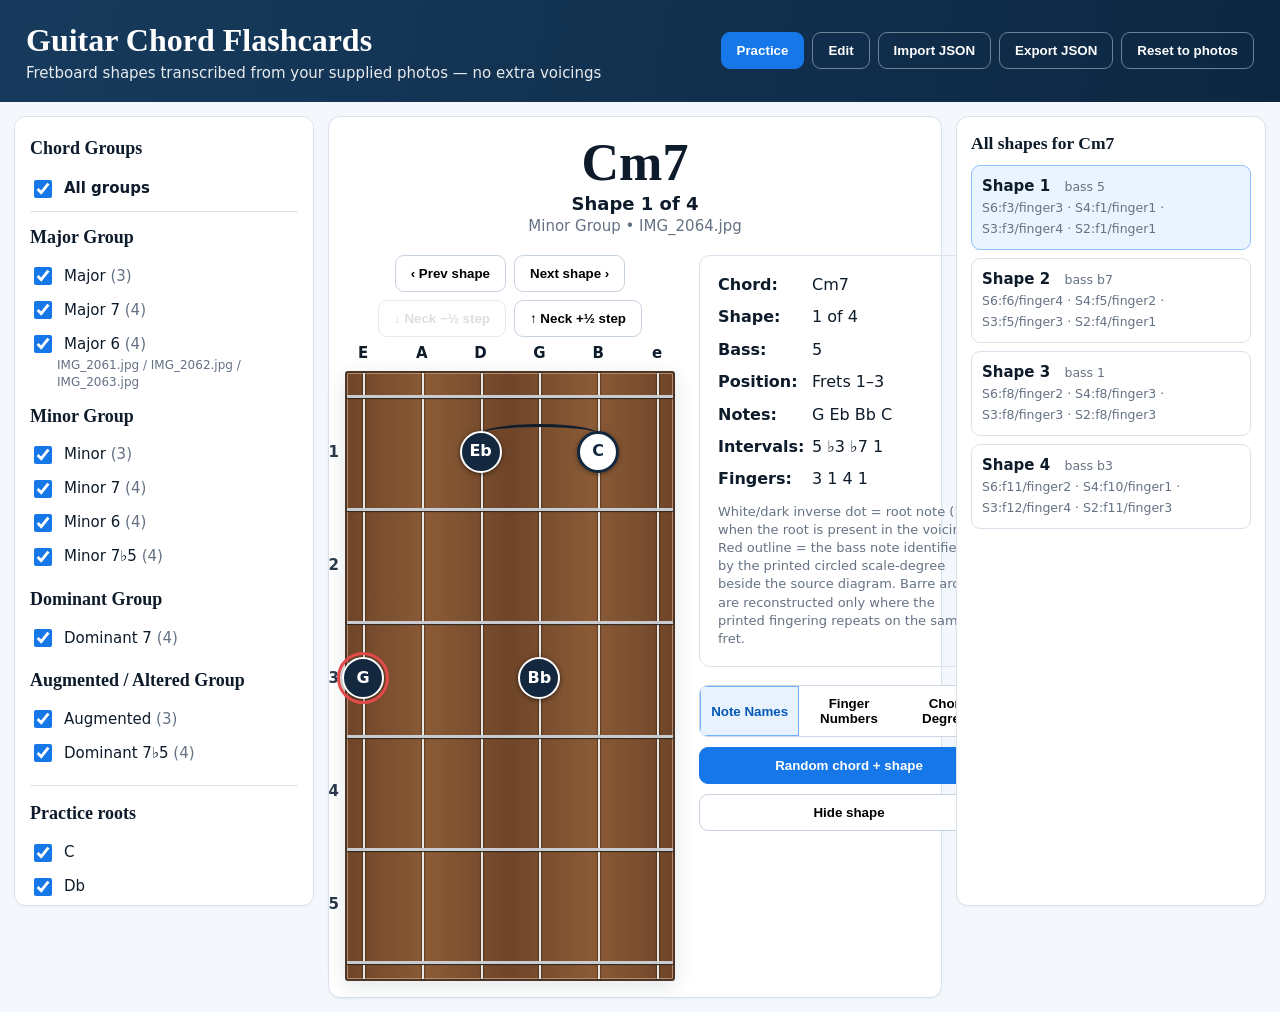
<file: jazz-chord-flashcards-v11-package/jazz-chord-flashcards-extracted-v11-layout.html>
<!doctype html>
<html lang="en">
<head>
<meta charset="utf-8">
<meta name="viewport" content="width=device-width,initial-scale=1,viewport-fit=cover">
<title>Photo-Extracted Guitar Chord Flashcards</title>
<style>
:root{--navy:#0f2f4f;--blue:#1677e8;--ink:#0d1b2a;--muted:#657284;--line:#d9e2ec;--panel:#fff;--bg:#f4f7fb;--wood1:#8a5b36;--wood2:#6f4529}
*{box-sizing:border-box} body{margin:0;background:var(--bg);color:var(--ink);font:15px/1.4 Inter,ui-sans-serif,system-ui,-apple-system,BlinkMacSystemFont,"Segoe UI",sans-serif}
header{background:linear-gradient(100deg,#173b5d,#0c2742);color:#fff;padding:18px 26px;display:flex;gap:20px;align-items:center;justify-content:space-between}
h1{font-family:Georgia,serif;font-size:32px;margin:0}.sub{opacity:.9}
.topBtns,.seg{display:flex;gap:8px;align-items:center}.btn{border:1px solid #c7d2df;background:#fff;padding:10px 15px;border-radius:9px;cursor:pointer;font-weight:650}.btn.primary{background:var(--blue);color:#fff;border-color:var(--blue)}.btn.dark{background:transparent;color:white;border-color:#6e8296}.btn:disabled{opacity:.45;cursor:not-allowed}
main{display:grid;grid-template-columns:300px minmax(560px,1fr) 310px;gap:14px;padding:14px;max-width:1550px;margin:auto}
.panel{background:#fff;border:1px solid var(--line);border-radius:12px;box-shadow:0 1px 2px #16324a0d}
.sidebar{padding:15px;max-height:calc(100vh - 110px);overflow:auto}.groupTitle{font-family:Georgia,serif;font-weight:700;font-size:18px;margin:4px 0 9px}
.checkrow{display:flex;align-items:center;gap:9px;padding:5px 0}.checkrow input{width:18px;height:18px;accent-color:var(--blue)}
.sourceNote{font-size:12px;color:var(--muted);margin:-4px 0 8px 27px}
.card{padding:16px;min-height:760px}.cardHead{text-align:center;position:relative}.cardHead h2{font:700 52px/1 Georgia,serif;margin:4px 0 2px}.shapeMeta{font-size:18px;font-weight:700}.muted{color:var(--muted)}
.cardBody{display:grid;grid-template-columns:minmax(330px,1fr) 300px;gap:24px;align-items:start;margin-top:18px}
.boardWrap{display:flex;flex-direction:column;align-items:center}.boardToolbar{display:flex;gap:8px;margin-bottom:10px;flex-wrap:wrap;justify-content:center}
.fretboard{margin-top:24px;position:relative;width:330px;height:610px;background:linear-gradient(90deg,var(--wood2),var(--wood1) 25%,var(--wood2) 50%,var(--wood1) 75%,var(--wood2));border:2px solid #4a3527;box-shadow:inset 0 0 0 1px #b48a68,0 5px 20px #1426381f;border-radius:3px;user-select:none}
.string{position:absolute;top:0;bottom:0;width:2px;background:#e8e7e3;box-shadow:0 0 2px #000}.stringLabel{position:absolute;top:-30px;transform:translateX(-50%);font-weight:700}
.fret{position:absolute;left:0;right:0;height:3px;background:#c8cbd0;box-shadow:0 1px 1px #30251d}.fretNum{position:absolute;left:-48px;transform:translateY(-50%);font-weight:700;color:#28384a;width:40px;text-align:right}
.dot{position:absolute;width:42px;height:42px;border-radius:50%;transform:translate(-50%,-50%);background:#13283e;border:2px solid white;display:flex;align-items:center;justify-content:center;color:#fff;font-weight:800;font-size:16px;box-shadow:0 1px 5px #0008;z-index:4;cursor:pointer}.dot.root{background:#fff;color:#13283e;border:3px solid #13283e;box-shadow:0 1px 5px #0006}.dot.bass{outline:3px solid #e34b4b;outline-offset:2px}.dot.selected{outline:4px solid #ffb000;outline-offset:2px}
.barre{position:absolute;height:20px;border-top:3px solid #101d2c;border-radius:50%;z-index:3;pointer-events:none}
.cell{position:absolute;z-index:2;cursor:crosshair}.cell:hover{background:#ffffff17}
.info{padding:18px;border:1px solid var(--line);border-radius:11px}.infoGrid{display:grid;grid-template-columns:86px 1fr;gap:10px 8px;font-size:16px}.infoGrid b{font-weight:700}
.controls{display:grid;gap:10px;margin-top:18px}.displaySeg{display:grid;grid-template-columns:1fr 1fr 1fr;border:1px solid #cbd7e5;border-radius:9px;overflow:hidden}.displaySeg button{border:0;padding:10px;background:#fff;font-weight:700;cursor:pointer}.displaySeg button.on{background:#e8f2ff;color:#0459b6;box-shadow:inset 0 0 0 1px #70b2ff}
.right{padding:14px;max-height:calc(100vh - 110px);overflow:auto}.right h3{font-family:Georgia,serif;margin:0 0 10px}.shapeItem{border:1px solid #d8e2ed;border-radius:9px;padding:10px;margin-bottom:8px;cursor:pointer}.shapeItem.active{background:#eaf4ff;border-color:#8cc2ff}.shapeItem small{color:var(--muted)}
.legend{font-size:13px;color:var(--muted);margin-top:12px}
.editor{border-top:1px solid var(--line);margin-top:14px;padding-top:14px}.fingerBtns{display:grid;grid-template-columns:repeat(5,1fr);gap:6px}.fingerBtns button{padding:8px;border:1px solid #ccd7e3;background:#fff;border-radius:7px;cursor:pointer}.fingerBtns button.on{background:#173b5d;color:#fff}.danger{color:#b42318;border-color:#f0b8b4!important}

.rangeBox{margin-top:12px;padding:11px 12px;border:1px solid var(--line);border-radius:12px;background:#f8fafc}
.rangeRow{display:grid;grid-template-columns:1fr auto 1fr;gap:8px;align-items:center;margin-top:7px}
.rangeField{display:flex;align-items:center;gap:6px}
.rangeField label{font-size:12px;font-weight:700;color:var(--muted)}
.rangeField input{width:58px;padding:7px 6px;border:1px solid var(--line);border-radius:8px;background:#fff;color:var(--ink);font-weight:700}
.rangeDash{color:var(--muted);font-weight:800}
.rangeHint{font-size:11px;line-height:1.35;color:var(--muted);margin-top:7px}
.rangeStatus{font-size:11px;line-height:1.35;margin-top:6px;font-weight:700}
.filehint{font-size:12px;color:#66788c;margin-top:8px}

@media(max-width:1100px){
  main{
    grid-template-columns:220px minmax(0,1fr);
    gap:10px;
  }
  .right{
    grid-column:1/-1;
    max-height:none;
  }
  .cardBody{
    grid-template-columns:1fr;
  }
  .info{
    max-width:560px;
    margin:0 auto;
  }
  .sidebar{
    max-height:none;
  }
}

@media(max-width:720px){
  #mobilePracticeHint{display:block!important}
  html,body{
    width:100%;
    max-width:100%;
    overflow-x:hidden;
    -webkit-text-size-adjust:100%;
  }

  body{
    font-size:16px;
    padding:0;
  }

  header{
    position:sticky;
    top:0;
    z-index:20;
    padding:
      calc(10px + env(safe-area-inset-top))
      max(10px,env(safe-area-inset-right))
      10px
      max(10px,env(safe-area-inset-left));
    display:block;
    box-shadow:0 1px 8px rgba(0,0,0,.18);
  }

  header .titleWrap,
  header>div:first-child{
    min-width:0;
  }

  h1{
    font-size:24px;
    line-height:1.1;
    margin:0;
  }

  .sub{
    font-size:12px;
    line-height:1.3;
    margin-top:4px;
  }

  .topBtns{
    margin-top:10px;
    display:grid;
    grid-template-columns:1fr 1fr;
    gap:8px;
  }

  .topBtns .btn{
    min-height:42px;
    padding:8px 6px;
    font-size:12px;
    border-radius:9px;
  }

  #runtimeWarning{
    margin:8px 10px 0!important;
    font-size:13px;
  }

  main{
    display:flex;
    flex-direction:column;
    gap:8px;
    padding:
      8px
      max(8px,env(safe-area-inset-right))
      calc(14px + env(safe-area-inset-bottom))
      max(8px,env(safe-area-inset-left));
  }

  .panel{
    margin:0;
    border-radius:12px;
    overflow:hidden;
  }

  /* Put the actual practice card first on phones. */
  .center{
    order:1;
  }

  .sidebar{
    order:2;
    max-height:none;
  }

  .right{
    order:3;
    max-height:none;
  }

  .card{
    min-height:0;
    padding:10px;
  }

  .cardHead{
    display:flex;
    align-items:center;
    justify-content:space-between;
    gap:8px;
    margin-bottom:4px;
  }

  .cardHead h2{
    font-size:36px;
    line-height:1;
    margin:0;
    white-space:nowrap;
  }

  .cardHead .muted,
  .cardHead small{
    font-size:11px;
  }

  .cardBody{
    display:flex;
    flex-direction:column;
    gap:10px;
    margin-top:8px;
  }

  .boardWrap{
    width:100%;
    min-width:0;
    padding-top:4px;
  }

  .boardToolbar{
    width:100%;
    display:grid;
    grid-template-columns:1fr 1fr;
    gap:6px;
    margin-bottom:4px;
  }

  .boardToolbar .btn{
    min-height:40px;
    padding:7px 5px;
    font-size:12px;
    line-height:1.15;
    white-space:normal;
  }

  .fretboard{
    width:min(252px,calc(100vw - 58px));
    height:470px;
    margin:30px auto 0;
    touch-action:manipulation;
  }

  .dot{
    width:38px;
    height:38px;
    font-size:14px;
  }

  .info{
    width:100%;
    max-width:none;
    padding:10px 11px;
    border-radius:10px;
  }

  .infoGrid{
    display:grid;
    grid-template-columns:72px minmax(0,1fr);
    row-gap:6px;
    column-gap:8px;
    font-size:14px;
  }

  .infoGrid>*{
    min-width:0;
    overflow-wrap:anywhere;
  }

  .displaySeg{
    grid-template-columns:repeat(3,1fr);
    gap:4px;
    background:transparent;
    border:0;
  }

  .displaySeg button{
    min-height:40px;
    border:1px solid #dbe3ec!important;
    border-radius:8px!important;
    padding:5px 3px;
    font-size:11px;
    line-height:1.1;
  }

  .controls{
    gap:7px;
  }

  .controls>.btn{
    min-height:42px;
    font-size:13px;
  }

  /* Make practice controls easy to scan instead of one long sidebar. */
  .sidebar{
    padding:10px;
  }

  .groupTitle{
    margin-top:10px;
    margin-bottom:5px;
    font-size:12px;
  }

  .checkrow{
    min-height:38px;
    padding:6px 4px;
  }

  .checkrow input[type="checkbox"]{
    width:20px;
    height:20px;
    flex:0 0 auto;
  }

  #toggles,
  #rootToggles{
    display:grid;
    grid-template-columns:1fr 1fr;
    gap:2px 8px;
  }

  #toggles .groupTitle,
  #toggles .sourceNote{
    grid-column:1/-1;
  }

  .sourceNote{
    font-size:10px;
    margin-bottom:5px;
  }

  .rangeBox{
    margin-top:10px;
    padding:9px 10px;
  }

  .rangeRow{
    grid-template-columns:1fr auto 1fr;
    gap:6px;
  }

  .rangeField{
    justify-content:space-between;
  }

  .rangeField input{
    width:60px;
    min-height:40px;
    font-size:16px;
  }

  .rangeHint,
  .rangeStatus,
  .filehint{
    font-size:10px;
    line-height:1.35;
  }

  .right{
    padding:10px;
  }

  .shapeItem{
    padding:9px 8px;
    margin-bottom:6px;
    border-radius:9px;
    font-size:13px;
  }

  .shapeItem small{
    font-size:10px;
    line-height:1.3;
  }

  .shapeItem,.checkrow,.btn,.displaySeg button{
    touch-action:manipulation;
    -webkit-tap-highlight-color:rgba(22,119,232,.14);
  }
}

@media(max-width:390px){
  h1{font-size:22px}
  .cardHead h2{font-size:33px}
  .fretboard{
    width:min(236px,calc(100vw - 52px));
    height:450px;
  }
  #toggles,#rootToggles{
    grid-template-columns:1fr;
  }
  .displaySeg{
    grid-template-columns:1fr 1fr 1fr;
  }
}
</style>
</head>
<body>
<header>
  <div><h1>Guitar Chord Flashcards</h1><div class="sub">Fretboard shapes transcribed from your supplied photos — no extra voicings</div></div>
  <div class="topBtns">
    <button class="btn primary" id="practiceBtn">Practice</button>
    <button class="btn dark" id="editBtn">Edit</button>
    <button class="btn dark" id="importBtn">Import JSON</button>
    <button class="btn dark" id="exportBtn">Export JSON</button>
    <button class="btn dark" id="resetBtn">Reset to photos</button>
    <input id="fileInput" type="file" accept=".json,application/json" hidden>
  </div>
</header>
<div id="runtimeWarning" hidden style="margin:10px auto;max-width:900px;padding:10px 12px;border:1px solid #e7b4b4;background:#fff4f4;color:#8d2525;border-radius:9px;font-weight:650"></div>
<main>
  <aside class="panel sidebar">
    <div class="groupTitle">Chord Groups</div>
    <label class="checkrow" style="padding:7px 0 10px;border-bottom:1px solid var(--line);margin-bottom:7px">
      <input type="checkbox" id="allGroupsToggle" checked>
      <span><b>All groups</b></span>
    </label>
    <div id="toggles"></div>
    <hr style="border:0;border-top:1px solid var(--line);margin:15px 0">
    <div class="groupTitle">Practice roots</div>
    <div id="rootToggles"></div>

    <div class="rangeBox">
      <div class="groupTitle" style="margin:0">Practice fret range</div>
      <div class="rangeRow">
        <div class="rangeField"><label for="minFret">Min</label><input id="minFret" type="number" min="1" max="18" step="1" value="1"></div>
        <div class="rangeDash">to</div>
        <div class="rangeField"><label for="maxFret">Max</label><input id="maxFret" type="number" min="1" max="18" step="1" value="18"></div>
      </div>
      <div class="rangeHint">Random practice only uses voicings that fit completely inside this range.</div>
      <div id="rangeStatus" class="rangeStatus"></div>
    </div>

    <div class="filehint">The bundled photo transcription is embedded for direct-file use. When hosted by a local web server, the app also loads <b>photo-extracted-chords.json</b>. Edits are saved in this browser when storage is available; the app also works if Safari blocks local storage. Original printed-position labels remain stored in JSON as source metadata. The visible Position is live, and Random practice respects your selected fret range.</div>
  </aside>

  <section class="panel card">
    <div class="cardHead">
      <h2 id="chordName">Cm7</h2>
      <div class="shapeMeta" id="shapeMeta">Shape 1</div>
      <div class="muted" id="sourceMeta"></div>
    </div>
    <div id="mobilePracticeHint" class="muted" style="display:none;font-size:11px;margin-bottom:4px">Tap Random for a new voicing. Use the fret controls to transpose the whole shape.</div><div class="cardBody">
      <div class="boardWrap">
        <div class="boardToolbar">
          <button class="btn" id="prevBtn">‹ Prev shape</button>
          <button class="btn" id="nextBtn">Next shape ›</button>
          <button class="btn" id="downNeckBtn">↓ Neck −½ step</button>
          <button class="btn" id="upNeckBtn">↑ Neck +½ step</button>
        </div>
        <div id="fretboard" class="fretboard"></div>
      </div>
      <div>
        <div class="info">
          <div class="infoGrid">
            <b>Chord:</b><span id="iChord"></span>
            <b>Shape:</b><span id="iShape"></span>
            <b>Bass:</b><span id="iBass"></span>
            <b>Position:</b><span id="iPos"></span>
            <b>Notes:</b><span id="iNotes"></span>
            <b>Intervals:</b><span id="iIntervals"></span>
            <b>Fingers:</b><span id="iFingers"></span>
          </div>
          <div class="legend">White/dark inverse dot = root note (1) when the root is present in the voicing. Red outline = the bass note identified by the printed circled scale-degree beside the source diagram. Barre arcs are reconstructed only where the printed fingering repeats on the same fret.</div>
        </div>
        <div class="controls">
          <div class="displaySeg">
            <button id="notesMode" class="on">Note Names</button>
            <button id="fingersMode">Finger Numbers</button>
            <button id="degreesMode">Chord Degrees</button>
          </div>
          <button class="btn primary" id="randomBtn">Random chord + shape</button>
          <button class="btn" id="hideBtn">Hide shape</button>
        </div>
        <div id="editor" class="editor" hidden>
          <b>Edit directly on fretboard</b>
          <p class="muted" style="margin:5px 0 10px">Click any fret/string cell to add or move a note. Click a dot to select it, then choose its suggested finger.</p>
          <div class="fingerBtns" id="fingerBtns"></div>
          <button class="btn danger" id="deleteNoteBtn" style="width:100%;margin-top:8px">Delete selected note</button>
          <button class="btn" id="duplicateBtn" style="width:100%;margin-top:8px">Duplicate this shape</button>
        </div>
      </div>
    </div>
  </section>

  <aside class="panel right">
    <h3 id="rightTitle">Shapes</h3>
    <div id="shapeList"></div>
  </aside>
</main>

<script>
const EMBEDDED = {"schema_version": 2, "title": "Photo-extracted jazz chord shapes", "reference_root": "C", "string_order": [6, 5, 4, 3, 2, 1], "tuning": {"6": "E", "5": "A", "4": "D", "3": "G", "2": "B", "1": "E"}, "note_convention": "Each shape is the printed C-reference voicing from the supplied photos. Transposition moves the entire shape by the same number of semitones; it does not invent alternate voicings.", "groups": [{"id": "major", "label": "Major Group", "source": " /  / ", "chords": [{"id": "major", "label": "Major", "suffix": "", "quality_intervals": [0, 4, 7], "shapes": [{"id": "C-major-1", "bass_degree": "5", "printed_position": null, "notes": [{"string": 6, "fret": 3, "finger": 2, "interval": "5", "c_note": "G"}, {"string": 4, "fret": 2, "finger": 1, "interval": "3", "c_note": "E"}, {"string": 3, "fret": 5, "finger": 4, "interval": "1", "c_note": "C"}], "muted_strings": [5, 2, 1]}, {"id": "C-major-2", "bass_degree": "1", "printed_position": "5 fr", "notes": [{"string": 6, "fret": 8, "finger": 3, "interval": "1", "c_note": "C"}, {"string": 4, "fret": 5, "finger": 1, "interval": "5", "c_note": "G"}, {"string": 3, "fret": 9, "finger": 4, "interval": "3", "c_note": "E"}], "muted_strings": [5, 2, 1]}, {"id": "C-major-3", "bass_degree": "3", "printed_position": "10 fr", "notes": [{"string": 6, "fret": 12, "finger": 3, "interval": "3", "c_note": "E"}, {"string": 4, "fret": 10, "finger": 1, "interval": "1", "c_note": "C"}, {"string": 3, "fret": 12, "finger": 4, "interval": "5", "c_note": "G"}], "muted_strings": [5, 2, 1]}]}, {"id": "maj7", "label": "Major 7", "suffix": "maj7", "quality_intervals": [0, 4, 7, 11], "shapes": [{"id": "C-maj7-1", "bass_degree": "5", "printed_position": null, "notes": [{"string": 6, "fret": 3, "finger": 2, "interval": "5", "c_note": "G"}, {"string": 4, "fret": 2, "finger": 1, "interval": "3", "c_note": "E"}, {"string": 3, "fret": 4, "finger": 4, "interval": "7", "c_note": "B"}], "muted_strings": [5, 2, 1]}, {"id": "C-maj7-2", "bass_degree": "7", "printed_position": "5 fr", "notes": [{"string": 6, "fret": 7, "finger": 3, "interval": "7", "c_note": "B"}, {"string": 4, "fret": 5, "finger": 1, "interval": "5", "c_note": "G"}, {"string": 3, "fret": 5, "finger": 1, "interval": "1", "c_note": "C"}, {"string": 2, "fret": 5, "finger": 1, "interval": "3", "c_note": "E"}], "barres": [{"finger": 1, "fret": 5, "from_string": 4, "to_string": 2}], "muted_strings": [5, 1]}, {"id": "C-maj7-3", "bass_degree": "1", "printed_position": "8 fr", "notes": [{"string": 6, "fret": 8, "finger": 1, "interval": "1", "c_note": "C"}, {"string": 4, "fret": 9, "finger": 3, "interval": "7", "c_note": "B"}, {"string": 3, "fret": 9, "finger": 4, "interval": "3", "c_note": "E"}, {"string": 2, "fret": 8, "finger": 2, "interval": "5", "c_note": "G"}], "muted_strings": [5, 1]}, {"id": "C-maj7-4", "bass_degree": "3", "printed_position": "10 fr", "notes": [{"string": 6, "fret": 12, "finger": 2, "interval": "3", "c_note": "E"}, {"string": 4, "fret": 10, "finger": 1, "interval": "1", "c_note": "C"}, {"string": 3, "fret": 12, "finger": 3, "interval": "5", "c_note": "G"}, {"string": 2, "fret": 12, "finger": 4, "interval": "7", "c_note": "B"}], "muted_strings": [5, 1]}]}, {"id": "6", "label": "Major 6", "suffix": "6", "quality_intervals": [0, 4, 7, 9], "shapes": [{"id": "C6-1", "bass_degree": "5", "printed_position": null, "notes": [{"string": 6, "fret": 3, "finger": 4, "interval": "5", "c_note": "G"}, {"string": 4, "fret": 2, "finger": 2, "interval": "3", "c_note": "E"}, {"string": 3, "fret": 2, "finger": 3, "interval": "6", "c_note": "A"}, {"string": 2, "fret": 1, "finger": 1, "interval": "1", "c_note": "C"}], "muted_strings": [5, 1]}, {"id": "C6-2", "bass_degree": "6", "printed_position": null, "notes": [{"string": 6, "fret": 5, "finger": 2, "interval": "6", "c_note": "A"}, {"string": 4, "fret": 5, "finger": 3, "interval": "5", "c_note": "G"}, {"string": 3, "fret": 5, "finger": 3, "interval": "1", "c_note": "C"}, {"string": 2, "fret": 5, "finger": 3, "interval": "3", "c_note": "E"}], "barres": [{"finger": 3, "fret": 5, "from_string": 4, "to_string": 2}], "muted_strings": [5, 1]}, {"id": "C6-3", "bass_degree": "1", "printed_position": "7 fr", "notes": [{"string": 6, "fret": 8, "finger": 2, "interval": "1", "c_note": "C"}, {"string": 4, "fret": 7, "finger": 1, "interval": "6", "c_note": "A"}, {"string": 3, "fret": 9, "finger": 4, "interval": "3", "c_note": "E"}, {"string": 2, "fret": 8, "finger": 3, "interval": "5", "c_note": "G"}], "muted_strings": [5, 1]}, {"id": "C6-4", "bass_degree": "3", "printed_position": "10 fr", "notes": [{"string": 6, "fret": 12, "finger": 3, "interval": "3", "c_note": "E"}, {"string": 4, "fret": 10, "finger": 1, "interval": "1", "c_note": "C"}, {"string": 3, "fret": 12, "finger": 4, "interval": "5", "c_note": "G"}, {"string": 2, "fret": 10, "finger": 1, "interval": "6", "c_note": "A"}], "barres": [{"finger": 1, "fret": 10, "from_string": 4, "to_string": 2}], "muted_strings": [5, 1]}]}]}, {"id": "minor", "label": "Minor Group", "source": "", "chords": [{"id": "minor", "label": "Minor", "suffix": "m", "quality_intervals": [0, 3, 7], "shapes": [{"id": "Cm-1", "bass_degree": "5", "printed_position": null, "notes": [{"string": 6, "fret": 3, "finger": 2, "interval": "5", "c_note": "G"}, {"string": 4, "fret": 1, "finger": 1, "interval": "b3", "c_note": "Eb"}, {"string": 3, "fret": 5, "finger": 4, "interval": "1", "c_note": "C"}], "muted_strings": [5, 2, 1]}, {"id": "Cm-2", "bass_degree": "1", "printed_position": "5 fr", "notes": [{"string": 6, "fret": 8, "finger": 3, "interval": "1", "c_note": "C"}, {"string": 4, "fret": 5, "finger": 1, "interval": "5", "c_note": "G"}, {"string": 3, "fret": 8, "finger": 4, "interval": "b3", "c_note": "Eb"}], "muted_strings": [5, 2, 1]}, {"id": "Cm-3", "bass_degree": "b3", "printed_position": "10 fr", "notes": [{"string": 6, "fret": 11, "finger": 2, "interval": "b3", "c_note": "Eb"}, {"string": 4, "fret": 10, "finger": 1, "interval": "1", "c_note": "C"}, {"string": 3, "fret": 12, "finger": 4, "interval": "5", "c_note": "G"}], "muted_strings": [5, 2, 1]}]}, {"id": "m7", "label": "Minor 7", "suffix": "m7", "quality_intervals": [0, 3, 7, 10], "shapes": [{"id": "Cm7-1", "bass_degree": "5", "printed_position": null, "notes": [{"string": 6, "fret": 3, "finger": 3, "interval": "5", "c_note": "G"}, {"string": 4, "fret": 1, "finger": 1, "interval": "b3", "c_note": "Eb"}, {"string": 3, "fret": 3, "finger": 4, "interval": "b7", "c_note": "Bb"}, {"string": 2, "fret": 1, "finger": 1, "interval": "1", "c_note": "C"}], "barres": [{"finger": 1, "fret": 1, "from_string": 4, "to_string": 2}], "muted_strings": [5, 1]}, {"id": "Cm7-2", "bass_degree": "b7", "printed_position": "4 fr", "notes": [{"string": 6, "fret": 6, "finger": 4, "interval": "b7", "c_note": "Bb"}, {"string": 4, "fret": 5, "finger": 2, "interval": "5", "c_note": "G"}, {"string": 3, "fret": 5, "finger": 3, "interval": "1", "c_note": "C"}, {"string": 2, "fret": 4, "finger": 1, "interval": "b3", "c_note": "Eb"}], "muted_strings": [5, 1]}, {"id": "Cm7-3", "bass_degree": "1", "printed_position": "8 fr", "notes": [{"string": 6, "fret": 8, "finger": 2, "interval": "1", "c_note": "C"}, {"string": 4, "fret": 8, "finger": 3, "interval": "b7", "c_note": "Bb"}, {"string": 3, "fret": 8, "finger": 3, "interval": "b3", "c_note": "Eb"}, {"string": 2, "fret": 8, "finger": 3, "interval": "5", "c_note": "G"}], "barres": [{"finger": 3, "fret": 8, "from_string": 4, "to_string": 2}], "muted_strings": [5, 1]}, {"id": "Cm7-4", "bass_degree": "b3", "printed_position": "10 fr", "notes": [{"string": 6, "fret": 11, "finger": 2, "interval": "b3", "c_note": "Eb"}, {"string": 4, "fret": 10, "finger": 1, "interval": "1", "c_note": "C"}, {"string": 3, "fret": 12, "finger": 4, "interval": "5", "c_note": "G"}, {"string": 2, "fret": 11, "finger": 3, "interval": "b7", "c_note": "Bb"}], "muted_strings": [5, 1]}]}, {"id": "m6", "label": "Minor 6", "suffix": "m6", "quality_intervals": [0, 3, 7, 9], "shapes": [{"id": "Cm6-1", "bass_degree": "5", "printed_position": null, "notes": [{"string": 6, "fret": 3, "finger": 3, "interval": "5", "c_note": "G"}, {"string": 4, "fret": 1, "finger": 1, "interval": "b3", "c_note": "Eb"}, {"string": 3, "fret": 2, "finger": 2, "interval": "6", "c_note": "A"}, {"string": 2, "fret": 1, "finger": 1, "interval": "1", "c_note": "C"}], "barres": [{"finger": 1, "fret": 1, "from_string": 4, "to_string": 2}], "muted_strings": [5, 1]}, {"id": "Cm6-2", "bass_degree": "6", "printed_position": null, "notes": [{"string": 6, "fret": 5, "finger": 2, "interval": "6", "c_note": "A"}, {"string": 4, "fret": 5, "finger": 3, "interval": "5", "c_note": "G"}, {"string": 3, "fret": 5, "finger": 4, "interval": "1", "c_note": "C"}, {"string": 2, "fret": 4, "finger": 1, "interval": "b3", "c_note": "Eb"}], "muted_strings": [5, 1]}, {"id": "Cm6-3", "bass_degree": "1", "printed_position": "7 fr", "notes": [{"string": 6, "fret": 8, "finger": 2, "interval": "1", "c_note": "C"}, {"string": 4, "fret": 7, "finger": 1, "interval": "6", "c_note": "A"}, {"string": 3, "fret": 8, "finger": 3, "interval": "b3", "c_note": "Eb"}, {"string": 2, "fret": 8, "finger": 4, "interval": "5", "c_note": "G"}], "muted_strings": [5, 1]}, {"id": "Cm6-4", "bass_degree": "b3", "printed_position": "10 fr", "notes": [{"string": 6, "fret": 11, "finger": 2, "interval": "b3", "c_note": "Eb"}, {"string": 4, "fret": 10, "finger": 1, "interval": "1", "c_note": "C"}, {"string": 3, "fret": 12, "finger": 3, "interval": "5", "c_note": "G"}, {"string": 2, "fret": 10, "finger": 1, "interval": "6", "c_note": "A"}], "barres": [{"finger": 1, "fret": 10, "from_string": 4, "to_string": 2}], "muted_strings": [5, 1]}]}, {"id": "m7b5", "label": "Minor 7♭5", "suffix": "m7♭5", "quality_intervals": [0, 3, 6, 10], "shapes": [{"id": "Cm7b5-1", "bass_degree": "b5", "printed_position": null, "notes": [{"string": 6, "fret": 2, "finger": 3, "interval": "b5", "c_note": "Gb"}, {"string": 4, "fret": 1, "finger": 1, "interval": "b3", "c_note": "Eb"}, {"string": 3, "fret": 3, "finger": 4, "interval": "b7", "c_note": "Bb"}, {"string": 2, "fret": 1, "finger": 1, "interval": "1", "c_note": "C"}], "barres": [{"finger": 1, "fret": 1, "from_string": 4, "to_string": 2}], "muted_strings": [5, 1]}, {"id": "Cm7b5-2", "bass_degree": "b7", "printed_position": "4 fr", "notes": [{"string": 6, "fret": 6, "finger": 4, "interval": "b7", "c_note": "Bb"}, {"string": 4, "fret": 4, "finger": 1, "interval": "b5", "c_note": "Gb"}, {"string": 3, "fret": 5, "finger": 2, "interval": "1", "c_note": "C"}, {"string": 2, "fret": 4, "finger": 1, "interval": "b3", "c_note": "Eb"}], "barres": [{"finger": 1, "fret": 4, "from_string": 4, "to_string": 2}], "muted_strings": [5, 1]}, {"id": "Cm7b5-3", "bass_degree": "1", "printed_position": "7 fr", "notes": [{"string": 6, "fret": 8, "finger": 2, "interval": "1", "c_note": "C"}, {"string": 4, "fret": 8, "finger": 3, "interval": "b7", "c_note": "Bb"}, {"string": 3, "fret": 8, "finger": 4, "interval": "b3", "c_note": "Eb"}, {"string": 2, "fret": 7, "finger": 1, "interval": "b5", "c_note": "Gb"}], "muted_strings": [5, 1]}, {"id": "Cm7b5-4", "bass_degree": "b3", "printed_position": "10 fr", "notes": [{"string": 6, "fret": 11, "finger": 2, "interval": "b3", "c_note": "Eb"}, {"string": 4, "fret": 10, "finger": 1, "interval": "1", "c_note": "C"}, {"string": 3, "fret": 11, "finger": 3, "interval": "b5", "c_note": "Gb"}, {"string": 2, "fret": 11, "finger": 4, "interval": "b7", "c_note": "Bb"}], "muted_strings": [5, 1]}]}]}, {"id": "dominant", "label": "Dominant Group", "source": "", "chords": [{"id": "7", "label": "Dominant 7", "suffix": "7", "quality_intervals": [0, 4, 7, 10], "shapes": [{"id": "C7-1", "bass_degree": "5", "printed_position": null, "notes": [{"string": 6, "fret": 3, "finger": 3, "interval": "5", "c_note": "G"}, {"string": 4, "fret": 2, "finger": 2, "interval": "3", "c_note": "E"}, {"string": 3, "fret": 3, "finger": 4, "interval": "b7", "c_note": "Bb"}, {"string": 2, "fret": 1, "finger": 1, "interval": "1", "c_note": "C"}], "muted_strings": [5, 1]}, {"id": "C7-2", "bass_degree": "b7", "printed_position": "5 fr", "notes": [{"string": 6, "fret": 6, "finger": 2, "interval": "b7", "c_note": "Bb"}, {"string": 4, "fret": 5, "finger": 1, "interval": "5", "c_note": "G"}, {"string": 3, "fret": 5, "finger": 1, "interval": "1", "c_note": "C"}, {"string": 2, "fret": 5, "finger": 1, "interval": "3", "c_note": "E"}], "barres": [{"finger": 1, "fret": 5, "from_string": 4, "to_string": 2}], "muted_strings": [5, 1]}, {"id": "C7-3", "bass_degree": "1", "printed_position": "8 fr", "notes": [{"string": 6, "fret": 8, "finger": 1, "interval": "1", "c_note": "C"}, {"string": 4, "fret": 8, "finger": 2, "interval": "b7", "c_note": "Bb"}, {"string": 3, "fret": 9, "finger": 4, "interval": "3", "c_note": "E"}, {"string": 2, "fret": 8, "finger": 3, "interval": "5", "c_note": "G"}], "muted_strings": [5, 1]}, {"id": "C7-4", "bass_degree": "3", "printed_position": "10 fr", "notes": [{"string": 6, "fret": 12, "finger": 3, "interval": "3", "c_note": "E"}, {"string": 4, "fret": 10, "finger": 1, "interval": "1", "c_note": "C"}, {"string": 3, "fret": 12, "finger": 4, "interval": "5", "c_note": "G"}, {"string": 2, "fret": 11, "finger": 2, "interval": "b7", "c_note": "Bb"}], "muted_strings": [5, 1]}]}]}, {"id": "augmented", "label": "Augmented / Altered Group", "source": "", "chords": [{"id": "aug", "label": "Augmented", "suffix": "+", "quality_intervals": [0, 4, 8], "shapes": [{"id": "Caug-1", "bass_degree": "#5", "printed_position": null, "notes": [{"string": 6, "fret": 4, "finger": 3, "interval": "#5", "c_note": "Ab"}, {"string": 4, "fret": 2, "finger": 1, "interval": "3", "c_note": "E"}, {"string": 3, "fret": 5, "finger": 4, "interval": "1", "c_note": "C"}], "muted_strings": [5, 2, 1]}, {"id": "Caug-2", "bass_degree": "1", "printed_position": "6 fr", "notes": [{"string": 6, "fret": 8, "finger": 3, "interval": "1", "c_note": "C"}, {"string": 4, "fret": 6, "finger": 1, "interval": "#5", "c_note": "Ab"}, {"string": 3, "fret": 9, "finger": 4, "interval": "3", "c_note": "E"}], "muted_strings": [5, 2, 1]}, {"id": "Caug-3", "bass_degree": "3", "printed_position": "10 fr", "notes": [{"string": 6, "fret": 12, "finger": 3, "interval": "3", "c_note": "E"}, {"string": 4, "fret": 10, "finger": 1, "interval": "1", "c_note": "C"}, {"string": 3, "fret": 13, "finger": 4, "interval": "#5", "c_note": "Ab"}], "muted_strings": [5, 2, 1]}]}, {"id": "7b5", "label": "Dominant 7♭5", "suffix": "7♭5", "quality_intervals": [0, 4, 6, 10], "shapes": [{"id": "C7b5-1", "bass_degree": "b5", "printed_position": null, "notes": [{"string": 6, "fret": 2, "finger": 2, "interval": "b5", "c_note": "Gb"}, {"string": 4, "fret": 2, "finger": 3, "interval": "3", "c_note": "E"}, {"string": 3, "fret": 3, "finger": 4, "interval": "b7", "c_note": "Bb"}, {"string": 2, "fret": 1, "finger": 1, "interval": "1", "c_note": "C"}], "muted_strings": [5, 1]}, {"id": "C7b5-2", "bass_degree": "b7", "printed_position": "4 fr", "notes": [{"string": 6, "fret": 6, "finger": 4, "interval": "b7", "c_note": "Bb"}, {"string": 4, "fret": 4, "finger": 1, "interval": "b5", "c_note": "Gb"}, {"string": 3, "fret": 5, "finger": 2, "interval": "1", "c_note": "C"}, {"string": 2, "fret": 5, "finger": 3, "interval": "3", "c_note": "E"}], "muted_strings": [5, 1]}, {"id": "C7b5-3", "bass_degree": "1", "printed_position": "7 fr", "notes": [{"string": 6, "fret": 8, "finger": 2, "interval": "1", "c_note": "C"}, {"string": 4, "fret": 8, "finger": 3, "interval": "b7", "c_note": "Bb"}, {"string": 3, "fret": 9, "finger": 4, "interval": "3", "c_note": "E"}, {"string": 2, "fret": 7, "finger": 1, "interval": "b5", "c_note": "Gb"}], "muted_strings": [5, 1]}, {"id": "C7b5-4", "bass_degree": "3", "printed_position": "10 fr", "notes": [{"string": 6, "fret": 12, "finger": 4, "interval": "3", "c_note": "E"}, {"string": 4, "fret": 10, "finger": 1, "interval": "1", "c_note": "C"}, {"string": 3, "fret": 11, "finger": 2, "interval": "b5", "c_note": "Gb"}, {"string": 2, "fret": 11, "finger": 3, "interval": "b7", "c_note": "Bb"}], "muted_strings": [5, 1]}]}]}]};
const STORAGE_KEY = "photo-extracted-chords-v2";
const PREFS_KEY = "photo-extracted-chords-prefs-v1";
const ROOTS = [
  {name:"C",pc:0},{name:"Db",pc:1},{name:"D",pc:2},{name:"Eb",pc:3},{name:"E",pc:4},{name:"F",pc:5},
  {name:"Gb",pc:6},{name:"G",pc:7},{name:"Ab",pc:8},{name:"A",pc:9},{name:"Bb",pc:10},{name:"B",pc:11}
];
const NOTE_NAMES=["C","Db","D","Eb","E","F","Gb","G","Ab","A","Bb","B"];
const LETTERS=["C","D","E","F","G","A","B"];
const NATURAL_PC={C:0,D:2,E:4,F:5,G:7,A:9,B:11};

function parseRootName(name){
  const m=String(name).match(/^([A-G])([b#]?)/);
  return m ? {letter:m[1],accidental:m[2]||""} : {letter:"C",accidental:""};
}
function degreeNumber(interval){
  const m=String(interval).match(/(\d+)/);
  return m ? parseInt(m[1],10) : 1;
}
function accidentalForDelta(delta){
  delta=mod12(delta);
  if(delta>6)delta-=12;
  if(delta===0)return "";
  if(delta===1)return "#";
  if(delta===2)return "##";
  if(delta===-1)return "b";
  if(delta===-2)return "bb";
  return delta>0 ? "#".repeat(delta) : "b".repeat(-delta);
}
function spellChordTone(rootName,interval,pitch){
  const root=parseRootName(rootName);
  const rootLetterIndex=LETTERS.indexOf(root.letter);
  const degree=degreeNumber(interval);
  const targetLetter=LETTERS[(rootLetterIndex+degree-1)%7];
  return targetLetter+accidentalForDelta(pitch-NATURAL_PC[targetLetter]);
}
const OPEN={6:4,5:9,4:2,3:7,2:11,1:4};
const STRING_X={6:0,5:1,4:2,3:3,2:4,1:5};
let db=null, mode="practice", displayMode="notes", hidden=false, selectedNoteIndex=null;
let enabledChordIds=new Set(), enabledRoots=new Set(ROOTS.map(r=>r.name));
let current={groupId:"minor",chordId:"m7",shapeIndex:0,rootName:"C",neckShift:null};
let fretRange={min:1,max:18};

function clone(x){return JSON.parse(JSON.stringify(x))}
function storageGet(key){
  try{return window.localStorage ? window.localStorage.getItem(key) : null}catch(e){return null}
}
function storageSet(key,value){
  try{if(window.localStorage){window.localStorage.setItem(key,value);return true}}catch(e){}
  return false
}
function storageRemove(key){
  try{if(window.localStorage)window.localStorage.removeItem(key)}catch(e){}
}
function showRuntimeWarning(message){
  const el=document.getElementById("runtimeWarning");
  if(!el)return;
  el.textContent=message;
  el.hidden=false;
}
async function loadDB(){
  const saved=storageGet(STORAGE_KEY);
  if(saved){ try{db=JSON.parse(saved); init(); return;}catch(e){} }
  if(location.protocol!=="file:"){
    try{
      const r=await fetch("photo-extracted-chords.json",{cache:"no-store"});
      if(r.ok){db=await r.json(); init(); return;}
    }catch(e){}
  }
  db=clone(EMBEDDED); init();
}
function save(){ storageSet(STORAGE_KEY,JSON.stringify(db)); }
function allChords(){
  const out=[];
  db.groups.forEach(function(g){
    g.chords.forEach(function(c){out.push({group:g,chord:c})});
  });
  return out;
}
function getCurrent(){
  const group=db.groups.find(g=>g.id===current.groupId)||db.groups[0];
  const chord=group.chords.find(c=>c.id===current.chordId)||group.chords[0];
  current.groupId=group.id; current.chordId=chord.id;
  current.shapeIndex=Math.max(0,Math.min(current.shapeIndex,chord.shapes.length-1));
  return {group,chord,shape:chord.shapes[current.shapeIndex]};
}
function suffixName(root,chord){return root+chord.suffix}
function intervalName(pc){return ["1","b2","2","b3","3","4","b5","5","#5","6","b7","7"][pc]}
function prettyInterval(x){return String(x).replace(/^b/,"♭").replace(/^#/,"♯")}
function mod12(n){return ((n%12)+12)%12}
function possibleShifts(shape, rootPc, minFret=fretRange.min, maxFret=fretRange.max){
  if(!shape.notes || !shape.notes.length) return [];
  const minSource=Math.min(...shape.notes.map(n=>n.fret));
  const maxSource=Math.max(...shape.notes.map(n=>n.fret));

  // A valid transposition must remain congruent to the selected root (mod 12)
  // while placing every note inside the chosen physical fret window.
  const lowShift=minFret-minSource;
  const highShift=maxFret-maxSource;
  if(lowShift>highShift) return [];

  const kMin=Math.ceil((lowShift-rootPc)/12);
  const kMax=Math.floor((highShift-rootPc)/12);
  const out=[];
  for(let k=kMin;k<=kMax;k++) out.push(rootPc+12*k);
  return out;
}
function normalizeShift(shape, rootPc){
  const options=possibleShifts(shape,rootPc);
  if(options.length){
    // Prefer the placement nearest the original photographed position.
    return options.reduce((best,s)=>Math.abs(s)<Math.abs(best)?s:best,options[0]);
  }

  // Fallback used only when the user selects a range too narrow for this
  // particular voicing. Keep it inside the physical 1–18 board if possible.
  let shift=rootPc;
  if(!shape.notes || !shape.notes.length) return shift;
  const minSource=Math.min(...shape.notes.map(n=>n.fret));
  const maxSource=Math.max(...shape.notes.map(n=>n.fret));
  while(maxSource+shift>18) shift-=12;
  while(minSource+shift<1) shift+=12;
  return shift;
}
function nearestAllowedShift(shape, rootPc, preferredShift=null){
  const options=possibleShifts(shape,rootPc);
  if(!options.length) return null;
  const target=Number.isInteger(preferredShift)?preferredShift:normalizeShift(shape,rootPc);
  return options.reduce((best,s)=>Math.abs(s-target)<Math.abs(best-target)?s:best,options[0]);
}
function transposed(shape, rootPc, forcedShift){
  const shift=Number.isInteger(forcedShift)?forcedShift:normalizeShift(shape,rootPc);
  return {
    shift:shift,
    notes:shape.notes.map(function(n,i){
      const fret=n.fret+shift;
      const pitch=mod12(OPEN[n.string]+fret);
      return {
        string:n.string,
        fret:fret,
        finger:n.finger,
        interval:intervalName(mod12(pitch-rootPc)),
        c_note:n.c_note,
        _i:i,
        pitch:pitch,
        note:spellChordTone(ROOTS[rootPc].name,intervalName(mod12(pitch-rootPc)),pitch)
      };
    }),
    barres:(shape.barres||[]).map(function(b){
      return {finger:b.finger,fret:b.fret+shift,from_string:b.from_string,to_string:b.to_string};
    })
  };
}

function loadPrefs(){
  try{
    const p=JSON.parse(storageGet(PREFS_KEY)||"null");
    if(!p) return false;
    if(Array.isArray(p.enabledChordIds)) enabledChordIds=new Set(p.enabledChordIds);
    if(Array.isArray(p.enabledRoots)) enabledRoots=new Set(p.enabledRoots);
    if(p.displayMode==="notes"||p.displayMode==="fingers"||p.displayMode==="degrees") displayMode=p.displayMode;
    if(p.fretRange && Number.isInteger(p.fretRange.min) && Number.isInteger(p.fretRange.max)){
      fretRange={
        min:Math.max(1,Math.min(18,p.fretRange.min)),
        max:Math.max(1,Math.min(18,p.fretRange.max))
      };
      if(fretRange.min>fretRange.max) [fretRange.min,fretRange.max]=[fretRange.max,fretRange.min];
    }
    if(p.current && typeof p.current==="object"){
      current={
        groupId:p.current.groupId||current.groupId,
        chordId:p.current.chordId||current.chordId,
        shapeIndex:Number.isInteger(p.current.shapeIndex)?p.current.shapeIndex:current.shapeIndex,
        rootName:p.current.rootName||current.rootName,
        neckShift:Number.isInteger(p.current.neckShift)?p.current.neckShift:null
      };
    }
    return true;
  }catch(e){ return false; }
}
function savePrefs(){
  try{
    storageSet(PREFS_KEY,JSON.stringify({
      enabledChordIds:[...enabledChordIds],
      enabledRoots:[...enabledRoots],
      displayMode,
      fretRange,
      current
    }));
  }catch(e){}
}

function init(){
  const loadedPrefs=loadPrefs();
  if(!loadedPrefs){
    enabledChordIds=new Set(allChords().map(x=>x.chord.id));
    enabledRoots=new Set(ROOTS.map(r=>r.name));
    fretRange={min:1,max:18};
  }else{
    // Drop stale IDs/names if the dataset changed.
    const validChordIds=new Set(allChords().map(x=>x.chord.id));
    enabledChordIds=new Set([...enabledChordIds].filter(id=>validChordIds.has(id)));
    const validRoots=new Set(ROOTS.map(r=>r.name));
    enabledRoots=new Set([...enabledRoots].filter(r=>validRoots.has(r)));
  }
  document.getElementById("minFret").value=fretRange.min;
  document.getElementById("maxFret").value=fretRange.max;
  fitCurrentToRange();
  renderToggles(); renderRootToggles(); buildFingerButtons(); renderAll(); savePrefs();
}
function syncAllGroupsToggle(){
  const master=document.getElementById("allGroupsToggle");
  if(!master)return;
  const ids=allChords().map(x=>x.chord.id);
  const count=ids.filter(id=>enabledChordIds.has(id)).length;
  master.checked=count===ids.length;
  master.indeterminate=count>0 && count<ids.length;
}
function renderToggles(){
  const el=document.getElementById("toggles"); el.innerHTML="";
  db.groups.forEach(g=>{
    const h=document.createElement("div"); h.className="groupTitle"; h.style.marginTop="13px"; h.textContent=g.label; el.appendChild(h);
    g.chords.forEach(c=>{
      const row=document.createElement("label"); row.className="checkrow";
      const checked=enabledChordIds.has(c.id)?"checked":"";
      row.innerHTML=`<input type="checkbox" ${checked} data-id="${c.id}"><span>${c.label} <span class="muted">(${c.shapes.length})</span></span>`;
      row.querySelector("input").onchange=e=>{
        e.target.checked?enabledChordIds.add(c.id):enabledChordIds.delete(c.id);
        syncAllGroupsToggle();
        savePrefs();
      };
      el.appendChild(row);
    });
    if(g.source && !/^IMG[._]?_?\d+\.jpg$/i.test(g.source)){
      const s=document.createElement("div"); s.className="sourceNote"; s.textContent=g.source; el.appendChild(s);
    }
  });
  const master=document.getElementById("allGroupsToggle");
  master.onchange=e=>{
    const turnOn=e.target.checked;
    enabledChordIds = turnOn
      ? new Set(allChords().map(x=>x.chord.id))
      : new Set();
    el.querySelectorAll('input[type="checkbox"][data-id]').forEach(cb=>cb.checked=turnOn);
    syncAllGroupsToggle();
    savePrefs();
  };
  syncAllGroupsToggle();
}
function renderRootToggles(){
  const el=document.getElementById("rootToggles"); el.innerHTML="";
  ROOTS.forEach(r=>{
    const row=document.createElement("label"); row.className="checkrow";
    const checked=enabledRoots.has(r.name)?"checked":"";
    row.innerHTML=`<input type="checkbox" ${checked}><span>${r.name}</span>`;
    row.querySelector("input").onchange=e=>{
      e.target.checked?enabledRoots.add(r.name):enabledRoots.delete(r.name);
      savePrefs();
    };
    el.appendChild(row);
  });
}
function buildFingerButtons(){
  const el=document.getElementById("fingerBtns"); el.innerHTML="";
  [1,2,3,4,"—"].forEach(f=>{
    const b=document.createElement("button"); b.textContent=f;
    b.onclick=()=>setFinger(f==="—"?null:f); el.appendChild(b);
  });
}
function setFinger(f){
  if(mode!=="edit"||selectedNoteIndex==null)return;
  const {shape}=getCurrent(); shape.notes[selectedNoteIndex].finger=f; save(); renderAll();
}
function fitCurrentToRange(){
  const {shape}=getCurrent();
  const root=ROOTS.find(r=>r.name===current.rootName)||ROOTS[0];
  const fitted=nearestAllowedShift(shape,root.pc,current.neckShift);
  if(fitted!==null) current.neckShift=fitted;
}
function updateFretRange(){
  let lo=parseInt(document.getElementById("minFret").value,10);
  let hi=parseInt(document.getElementById("maxFret").value,10);
  if(!Number.isFinite(lo)) lo=1;
  if(!Number.isFinite(hi)) hi=18;
  lo=Math.max(1,Math.min(18,lo));
  hi=Math.max(1,Math.min(18,hi));
  if(lo>hi){
    // Keep the control the user just changed valid by collapsing to one fret.
    const active=document.activeElement && document.activeElement.id;
    if(active==="minFret") hi=lo; else lo=hi;
  }
  fretRange={min:lo,max:hi};
  document.getElementById("minFret").value=lo;
  document.getElementById("maxFret").value=hi;
  fitCurrentToRange();
  renderAll();
  savePrefs();
}
function renderAll(){renderCard();renderShapes();}
function renderCard(){
  const {group,chord,shape}=getCurrent();
  const root=ROOTS.find(r=>r.name===current.rootName)||ROOTS[0];
  const t=transposed(shape,root.pc,current.neckShift);
  document.getElementById("chordName").textContent=suffixName(root.name,chord);
  document.getElementById("shapeMeta").textContent=`Shape ${current.shapeIndex+1} of ${chord.shapes.length}`;
  document.getElementById("sourceMeta").textContent=`${group.label} • ${group.source}`;
  document.getElementById("iChord").textContent=suffixName(root.name,chord);
  document.getElementById("iShape").textContent=`${current.shapeIndex+1} of ${chord.shapes.length}`;
  document.getElementById("iBass").textContent=shape.bass_degree;
  {
    const fretVals=t.notes.map(n=>n.fret);
    const lo=Math.min(...fretVals), hi=Math.max(...fretVals);
    document.getElementById("iPos").textContent = lo===hi ? `Fret ${lo}` : `Frets ${lo}–${hi}`;
  }
  document.getElementById("iNotes").textContent=t.notes.map(n=>n.note).join("  ");
  document.getElementById("iIntervals").textContent=t.notes.map(n=>prettyInterval(n.interval)).join("  ");
  document.getElementById("iFingers").textContent=t.notes.map(n=>(n.finger==null?"—":n.finger)).join("  ");
  drawFretboard(t,shape);
  document.getElementById("notesMode").classList.toggle("on",displayMode==="notes");
  document.getElementById("fingersMode").classList.toggle("on",displayMode==="fingers");
  document.getElementById("degreesMode").classList.toggle("on",displayMode==="degrees");
  const currentFrets=t.notes.map(n=>n.fret);
  const currentLo=Math.min(...currentFrets), currentHi=Math.max(...currentFrets);
  const insideRange=currentLo>=fretRange.min && currentHi<=fretRange.max;
  const status=document.getElementById("rangeStatus");
  status.textContent=insideRange
    ? `Current voicing fits: frets ${fretRange.min}–${fretRange.max}`
    : `Current voicing is outside frets ${fretRange.min}–${fretRange.max}; Random will skip placements like this.`;
  status.style.color=insideRange?"var(--muted)":"#a33";
  document.getElementById("downNeckBtn").disabled=currentLo<=fretRange.min;
  document.getElementById("upNeckBtn").disabled=currentHi>=fretRange.max;
  document.getElementById("editor").hidden=mode!=="edit";
  document.getElementById("practiceBtn").className="btn "+(mode==="practice"?"primary":"dark");
  document.getElementById("editBtn").className="btn "+(mode==="edit"?"primary":"dark");
}
function drawFretboard(t,shape){
  const el=document.getElementById("fretboard"); el.innerHTML="";
  const width=el.clientWidth||330, height=el.clientHeight||610, marginX=16, top=22, bottom=18;
  const xs={}; [6,5,4,3,2,1].forEach((s,i)=>xs[s]=marginX+i*(width-2*marginX)/5);
  const frets=t.notes.map(n=>n.fret);
  const min=Math.max(1,Math.min(...frets)-1), max=Math.min(18,Math.max(...frets)+2);
  const span=Math.max(5,max-min+1), start=Math.max(1,Math.min(min,19-span)), end=start+span-1;
  const yForFret=f=>top+((f-start)+0.5)*(height-top-bottom)/span;
  [6,5,4,3,2,1].forEach(s=>{
    const line=document.createElement("div"); line.className="string"; line.style.left=xs[s]+"px"; el.appendChild(line);
    const lab=document.createElement("div"); lab.className="stringLabel"; lab.style.left=xs[s]+"px"; lab.textContent=({6:"E",5:"A",4:"D",3:"G",2:"B",1:"e"})[s]; el.appendChild(lab);
  });
  for(let f=start;f<=end+1;f++){
    const y=top+(f-start)*(height-top-bottom)/span;
    const line=document.createElement("div"); line.className="fret"; line.style.top=y+"px"; el.appendChild(line);
    if(f<=end){
      const num=document.createElement("div"); num.className="fretNum"; num.style.top=yForFret(f)+"px"; num.textContent=f; el.appendChild(num);
    }
  }
  if(mode==="edit"){
    for(let s of [6,5,4,3,2,1]) for(let f=start;f<=end;f++){
      const c=document.createElement("div"); c.className="cell";
      const colW=(width-2*marginX)/5;
      c.style.left=(xs[s]-colW/2)+"px"; c.style.width=colW+"px";
      c.style.top=(top+(f-start)*(height-top-bottom)/span)+"px"; c.style.height=((height-top-bottom)/span)+"px";
      c.onclick=()=>editCell(s,f-t.shift); el.appendChild(c);
    }
  }
  if(!hidden){
    (t.barres||[]).forEach(b=>{
      if(b.fret<start||b.fret>end)return;
      const a=document.createElement("div"); a.className="barre";
      const x1=xs[b.from_string], x2=xs[b.to_string], y=yForFret(b.fret)-28;
      a.style.left=Math.min(x1,x2)+"px"; a.style.width=Math.abs(x2-x1)+"px"; a.style.top=y+"px"; el.appendChild(a);
    });
    t.notes.forEach(n=>{
      if(n.fret<start||n.fret>end)return;
      const d=document.createElement("div"); d.className="dot";
      if(n.interval==="1")d.classList.add("root");
      if(n.interval===shape.bass_degree || n._i===0)d.classList.add("bass");
      if(mode==="edit"&&selectedNoteIndex===n._i)d.classList.add("selected");
      d.style.left=xs[n.string]+"px"; d.style.top=yForFret(n.fret)+"px";
      d.textContent=
        displayMode==="notes" ? n.note :
        displayMode==="fingers" ? (n.finger==null?"—":n.finger) :
        prettyInterval(n.interval);
      d.onclick=e=>{e.stopPropagation(); if(mode==="edit"){selectedNoteIndex=n._i;renderAll()}};
      el.appendChild(d);
    });
  }
}
function editCell(string, sourceFret){
  if(mode!=="edit")return;
  const {shape}=getCurrent();
  let i=shape.notes.findIndex(n=>n.string===string);
  if(i>=0){shape.notes[i].fret=sourceFret; selectedNoteIndex=i}
  else{shape.notes.push({string,fret:sourceFret,finger:1}); shape.notes.sort((a,b)=>b.string-a.string); selectedNoteIndex=shape.notes.findIndex(n=>n.string===string)}
  shape.muted_strings=[6,5,4,3,2,1].filter(s=>!shape.notes.some(n=>n.string===s));
  save(); renderAll();
}
function renderShapes(){
  const {group,chord}=getCurrent();
  document.getElementById("rightTitle").textContent=`All shapes for ${current.rootName}${chord.suffix}`;
  const el=document.getElementById("shapeList"); el.innerHTML="";
  chord.shapes.forEach((s,i)=>{
    const item=document.createElement("div"); item.className="shapeItem "+(i===current.shapeIndex?"active":"");
    item.innerHTML=`<b>Shape ${i+1}</b> &nbsp; <small>bass ${s.bass_degree}</small><br><small>${s.notes.map(n=>`S${n.string}:f${n.fret}/finger${(n.finger==null?"—":n.finger)}`).join(" · ")}</small>`;
    item.onclick=()=>{current.shapeIndex=i;current.neckShift=null;fitCurrentToRange();selectedNoteIndex=null;renderAll();savePrefs()}; el.appendChild(item);
  });
}
function randomCard(){
  const enabledChoices=allChords().filter(x=>enabledChordIds.has(x.chord.id) && x.chord.shapes && x.chord.shapes.length);
  const roots=ROOTS.filter(r=>enabledRoots.has(r.name));
  if(!enabledChoices.length||!roots.length)return;

  const candidates=[];
  enabledChoices.forEach(x=>{
    x.chord.shapes.forEach((shape,shapeIndex)=>{
      roots.forEach(r=>{
        const shifts=possibleShifts(shape,r.pc);
        if(shifts.length) candidates.push({x,shapeIndex,r,shifts});
      });
    });
  });

  if(!candidates.length){
    alert(`No selected chord shapes fit completely inside frets ${fretRange.min}–${fretRange.max}. Widen the fret range or enable different roots/chords.`);
    return;
  }

  const c=candidates[Math.floor(Math.random()*candidates.length)];
  current.groupId=c.x.group.id;
  current.chordId=c.x.chord.id;
  current.shapeIndex=c.shapeIndex;
  current.rootName=c.r.name;

  // If more than one octave placement fits, vary among the valid placements.
  current.neckShift=c.shifts[Math.floor(Math.random()*c.shifts.length)];

  selectedNoteIndex=null;
  hidden=false;
  renderAll();
  savePrefs();
}
document.getElementById("randomBtn").onclick=randomCard;
document.getElementById("minFret").onchange=updateFretRange;
document.getElementById("maxFret").onchange=updateFretRange;
document.getElementById("prevBtn").onclick=()=>{const {chord}=getCurrent(); current.shapeIndex=(current.shapeIndex-1+chord.shapes.length)%chord.shapes.length;current.neckShift=null;fitCurrentToRange();selectedNoteIndex=null;renderAll();savePrefs()};
document.getElementById("nextBtn").onclick=()=>{const {chord}=getCurrent(); current.shapeIndex=(current.shapeIndex+1)%chord.shapes.length;current.neckShift=null;fitCurrentToRange();selectedNoteIndex=null;renderAll();savePrefs()};
document.getElementById("notesMode").onclick=()=>{displayMode="notes";renderAll();savePrefs()};
document.getElementById("fingersMode").onclick=()=>{displayMode="fingers";renderAll();savePrefs()};
document.getElementById("degreesMode").onclick=()=>{displayMode="degrees";renderAll();savePrefs()};

document.getElementById("upNeckBtn").onclick=()=>{
  const {shape}=getCurrent();
  const root=ROOTS.find(r=>r.name===current.rootName)||ROOTS[0];
  const t=transposed(shape,root.pc,current.neckShift);
  if(Math.max(...t.notes.map(n=>n.fret))>=fretRange.max)return;
  current.neckShift=t.shift+1;
  current.rootName=ROOTS[mod12(root.pc+1)].name;
  selectedNoteIndex=null;
  renderAll();
  savePrefs();
};
document.getElementById("downNeckBtn").onclick=()=>{
  const {shape}=getCurrent();
  const root=ROOTS.find(r=>r.name===current.rootName)||ROOTS[0];
  const t=transposed(shape,root.pc,current.neckShift);
  if(Math.min(...t.notes.map(n=>n.fret))<=fretRange.min)return;
  current.neckShift=t.shift-1;
  current.rootName=ROOTS[mod12(root.pc-1)].name;
  selectedNoteIndex=null;
  renderAll();
  savePrefs();
};

document.getElementById("hideBtn").onclick=()=>{hidden=!hidden;document.getElementById("hideBtn").textContent=hidden?"Reveal shape":"Hide shape";renderAll()};
document.getElementById("practiceBtn").onclick=()=>{mode="practice";selectedNoteIndex=null;renderAll()};
document.getElementById("editBtn").onclick=()=>{mode="edit";hidden=false;renderAll()};
document.getElementById("deleteNoteBtn").onclick=()=>{if(selectedNoteIndex==null)return;const {shape}=getCurrent();shape.notes.splice(selectedNoteIndex,1);selectedNoteIndex=null;save();renderAll()};
document.getElementById("duplicateBtn").onclick=()=>{const {chord,shape}=getCurrent();const cp=clone(shape);cp.id=shape.id+"-copy-"+Date.now();chord.shapes.splice(current.shapeIndex+1,0,cp);current.shapeIndex++;save();renderAll()};
document.getElementById("resetBtn").onclick=()=>{if(confirm("Discard browser edits and saved practice selections, then restore the photo transcription?")){storageRemove(STORAGE_KEY);storageRemove(PREFS_KEY);db=clone(EMBEDDED);current={groupId:"minor",chordId:"m7",shapeIndex:0,rootName:"C",neckShift:null};displayMode="notes";fretRange={min:1,max:18};init()}};
document.getElementById("exportBtn").onclick=function(){
  try{
    const blob=new Blob([JSON.stringify(db,null,2)],{type:"application/json"});
    const url=URL.createObjectURL(blob);
    const a=document.createElement("a");
    a.href=url;
    a.download="photo-extracted-chords.json";
    a.style.display="none";
    document.body.appendChild(a);
    a.click();
    setTimeout(function(){URL.revokeObjectURL(url);if(a.parentNode)a.parentNode.removeChild(a)},1500);
  }catch(e){
    showRuntimeWarning("Safari could not start the JSON download in this browsing context.");
  }
};
document.getElementById("importBtn").onclick=()=>document.getElementById("fileInput").click();
document.getElementById("fileInput").onchange=function(e){
  const f=e.target.files && e.target.files[0];
  if(!f)return;
  const reader=new FileReader();
  reader.onload=function(){
    try{
      db=JSON.parse(String(reader.result||""));
      save();
      current.shapeIndex=0;
      init();
    }catch(err){alert("That JSON file could not be loaded.");}
  };
  reader.onerror=function(){alert("That JSON file could not be loaded.");};
  reader.readAsText(f);
};
window.addEventListener("error",function(e){
  if(e && e.message) showRuntimeWarning("Page script error: "+e.message);
});
window.addEventListener("unhandledrejection",function(){
  showRuntimeWarning("A page operation failed in Safari. Reloading the page may recover it.");
});
loadDB();
</script>
</body>
</html>
</file>
